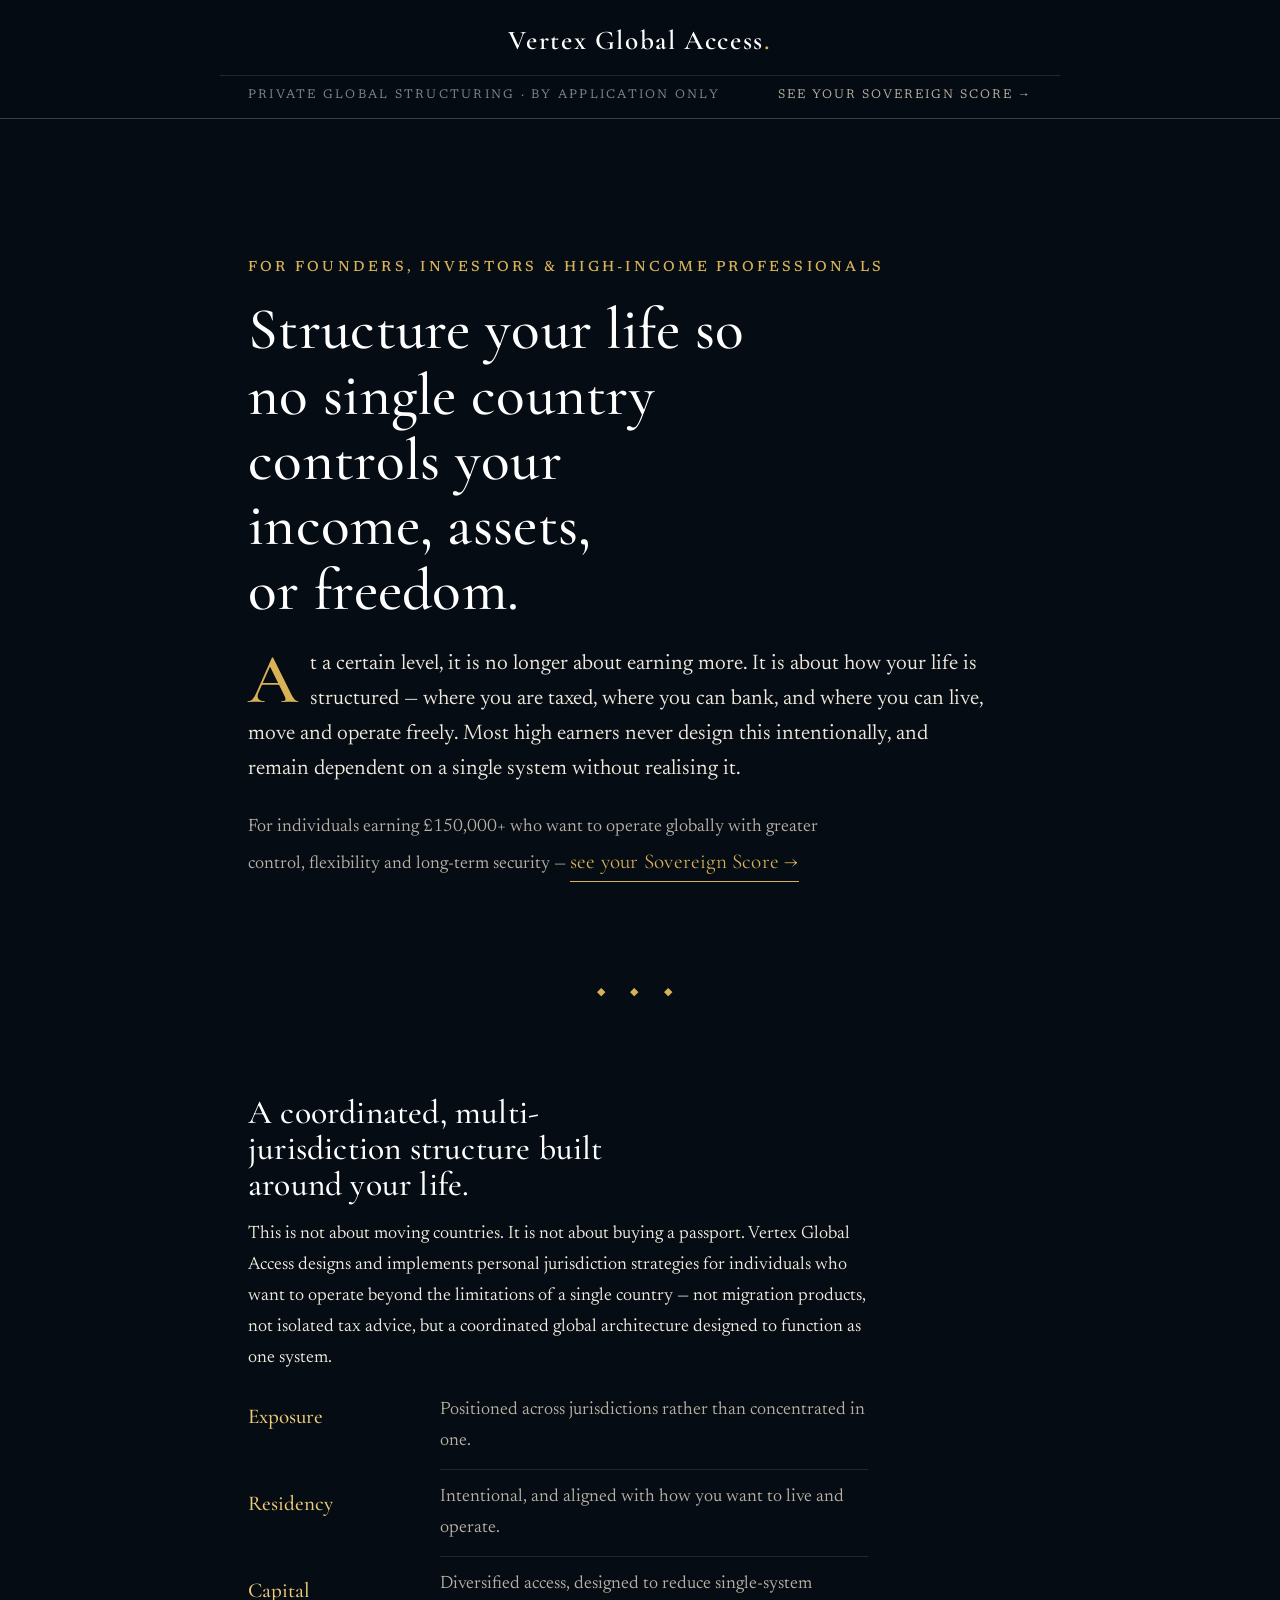
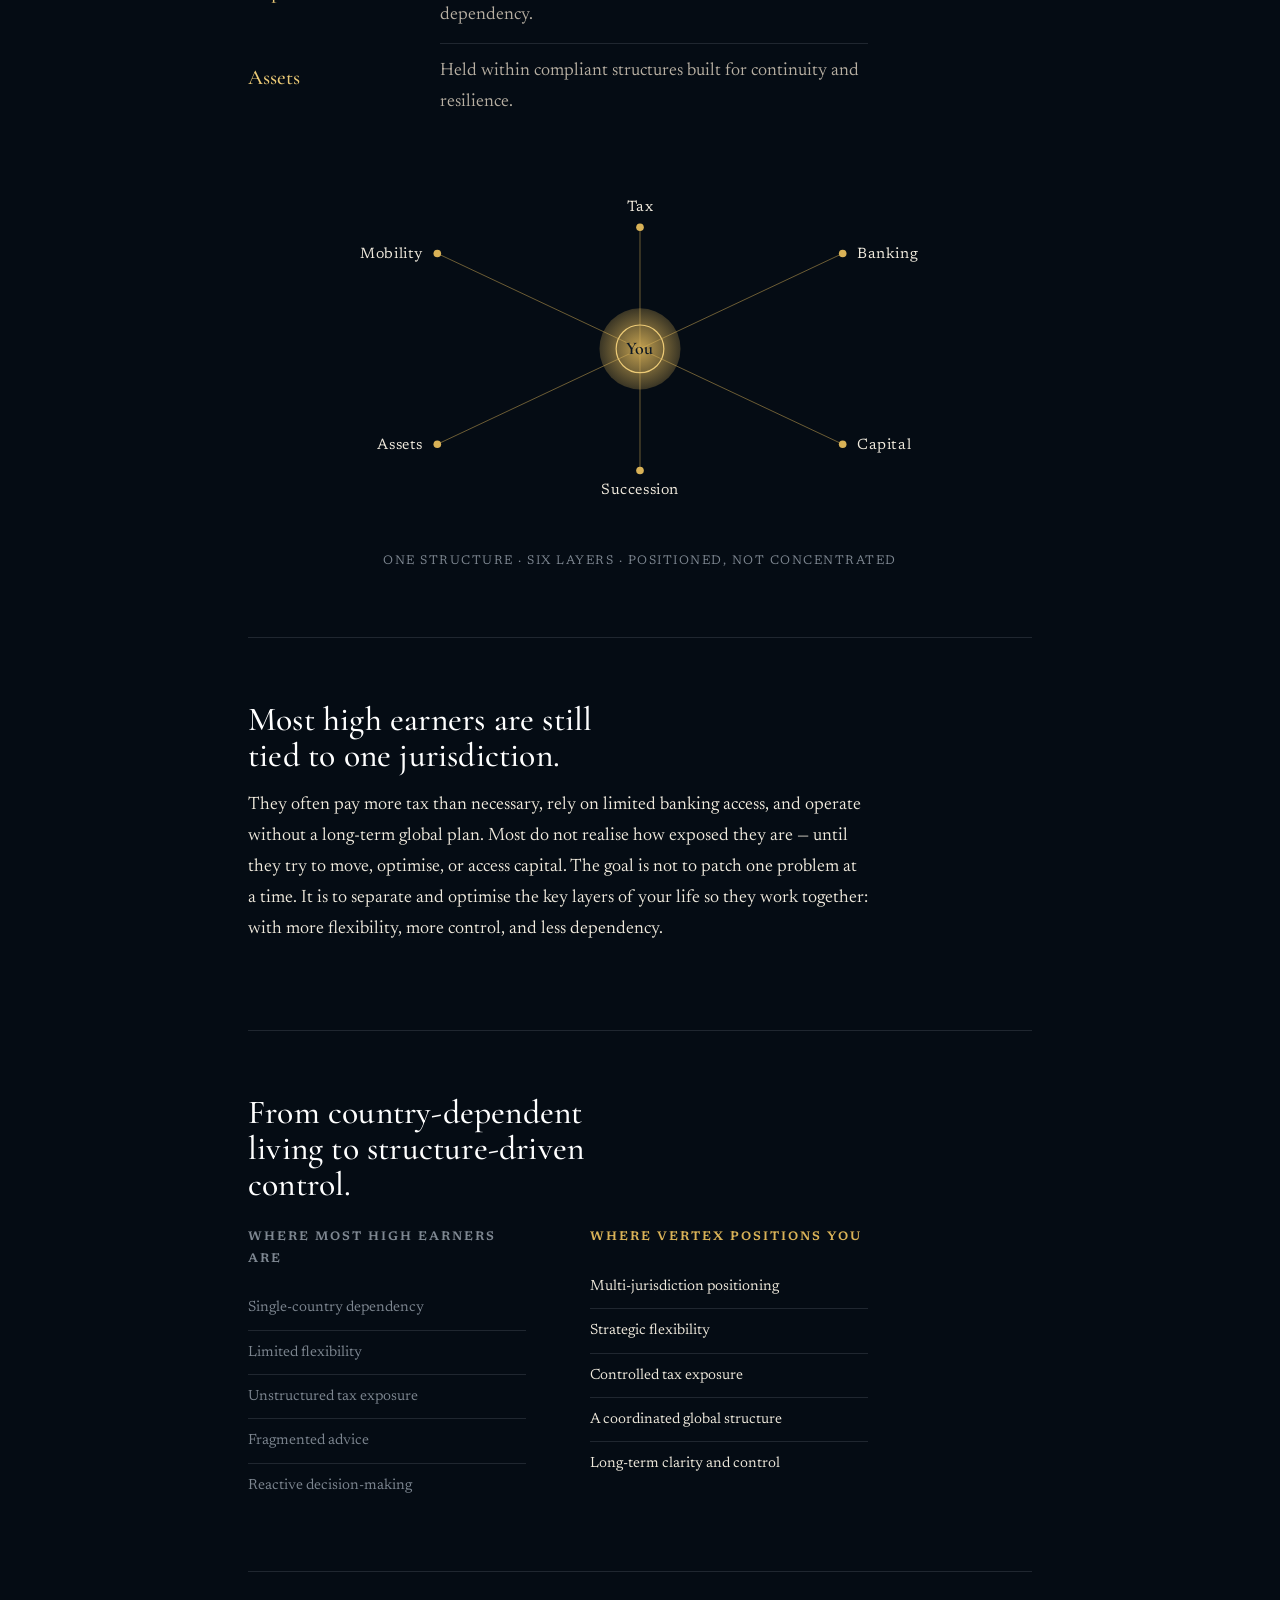
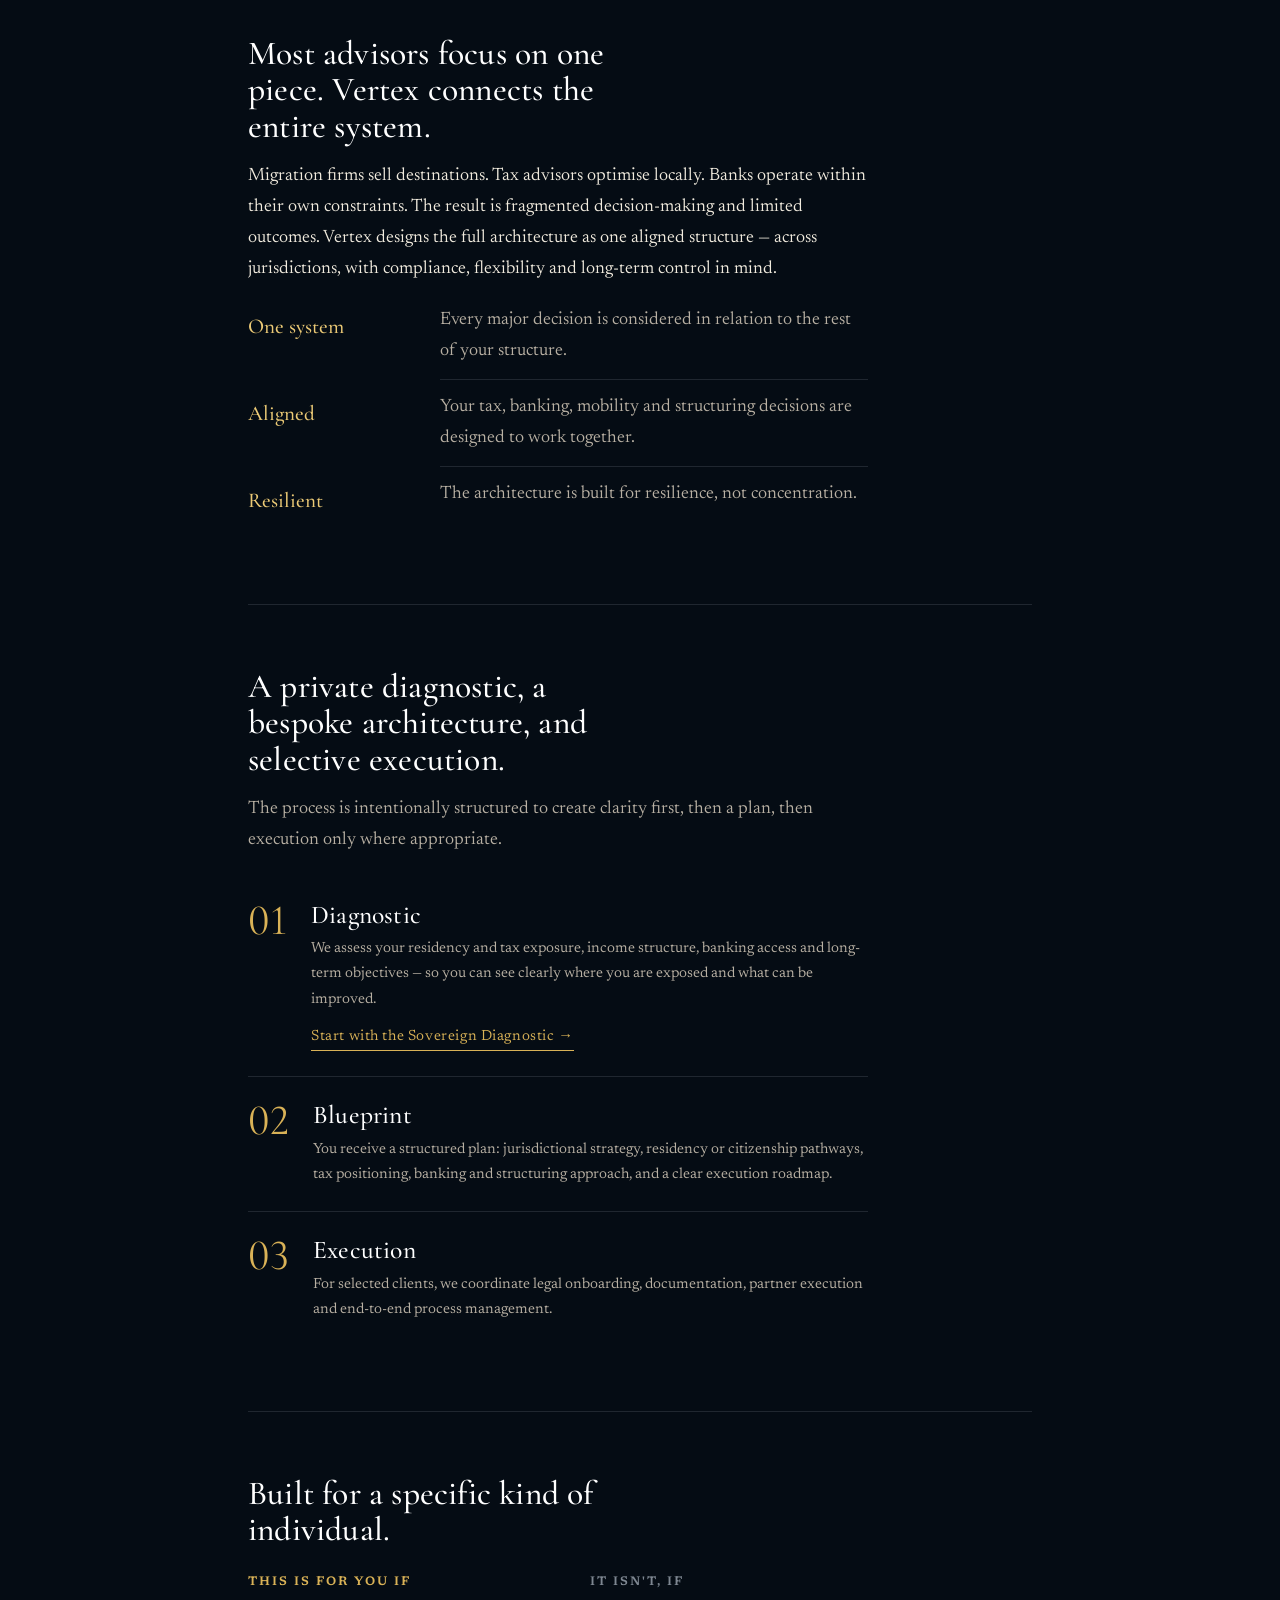
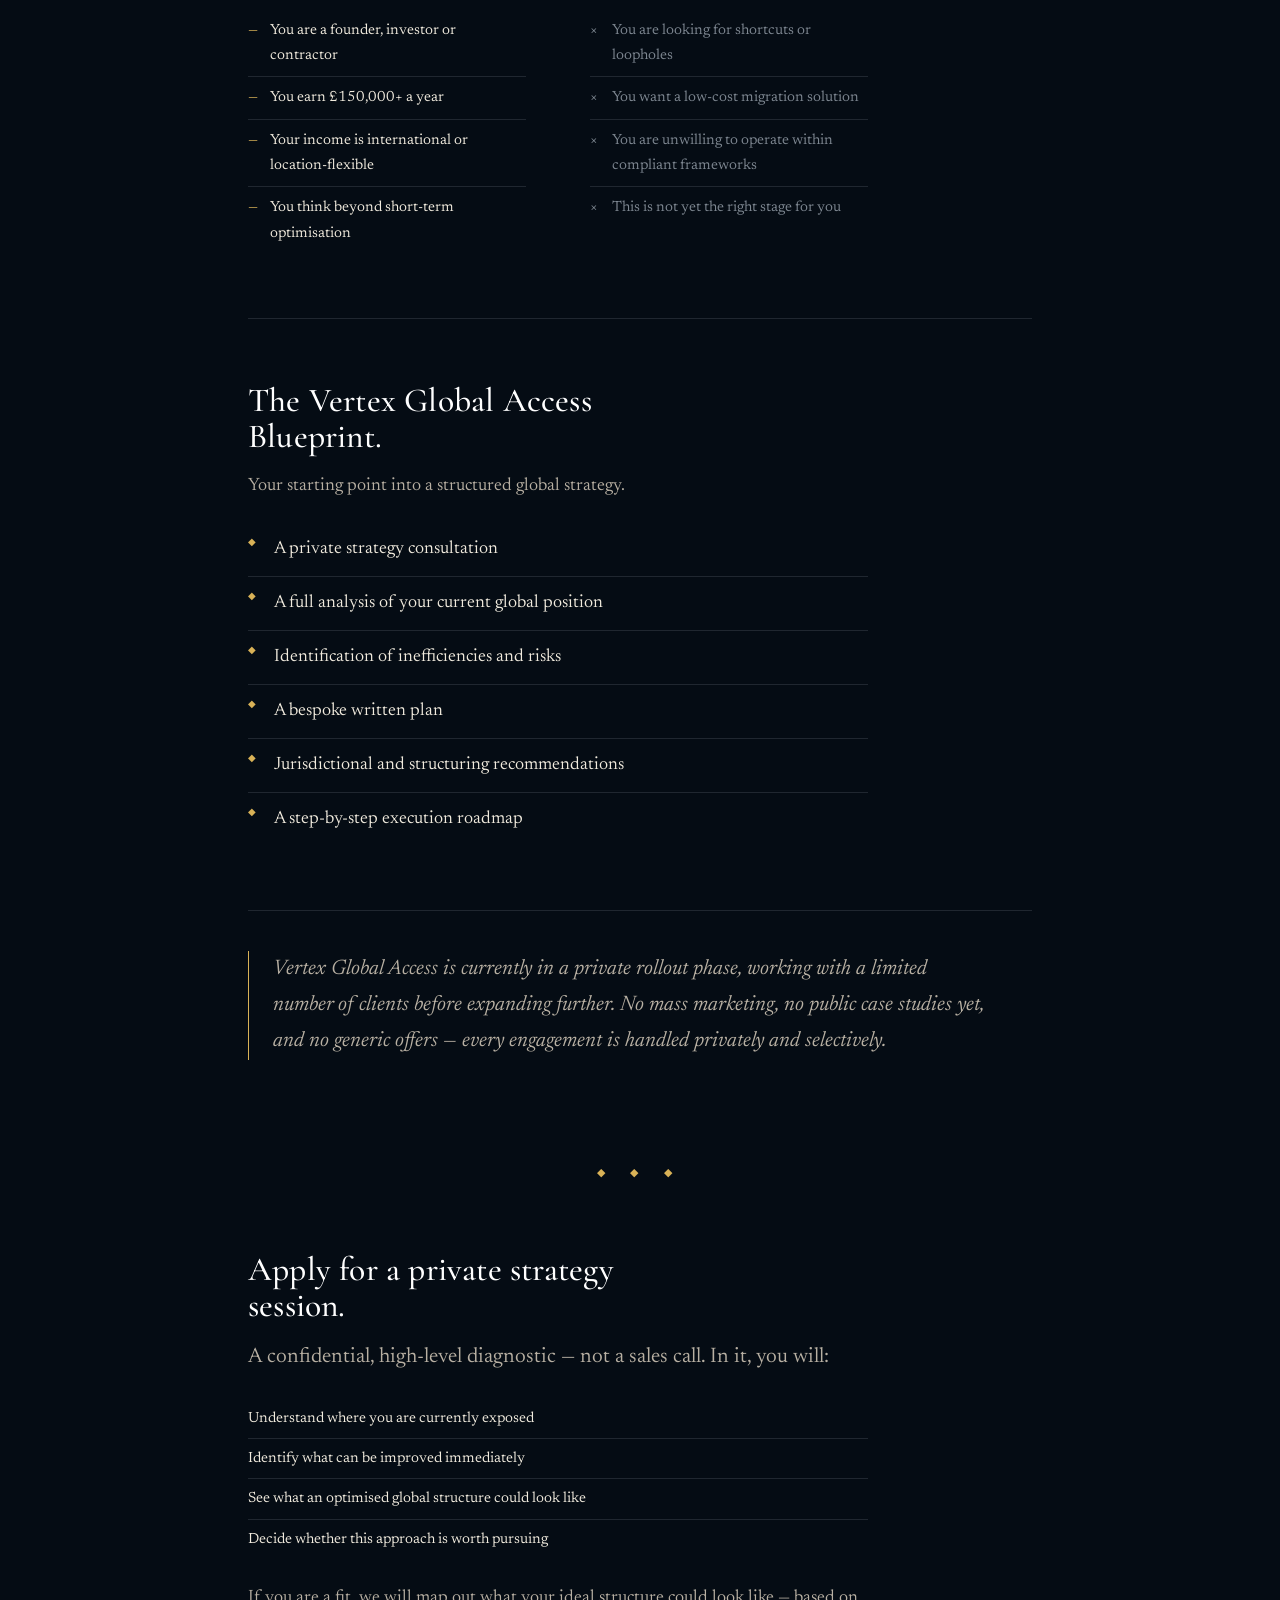
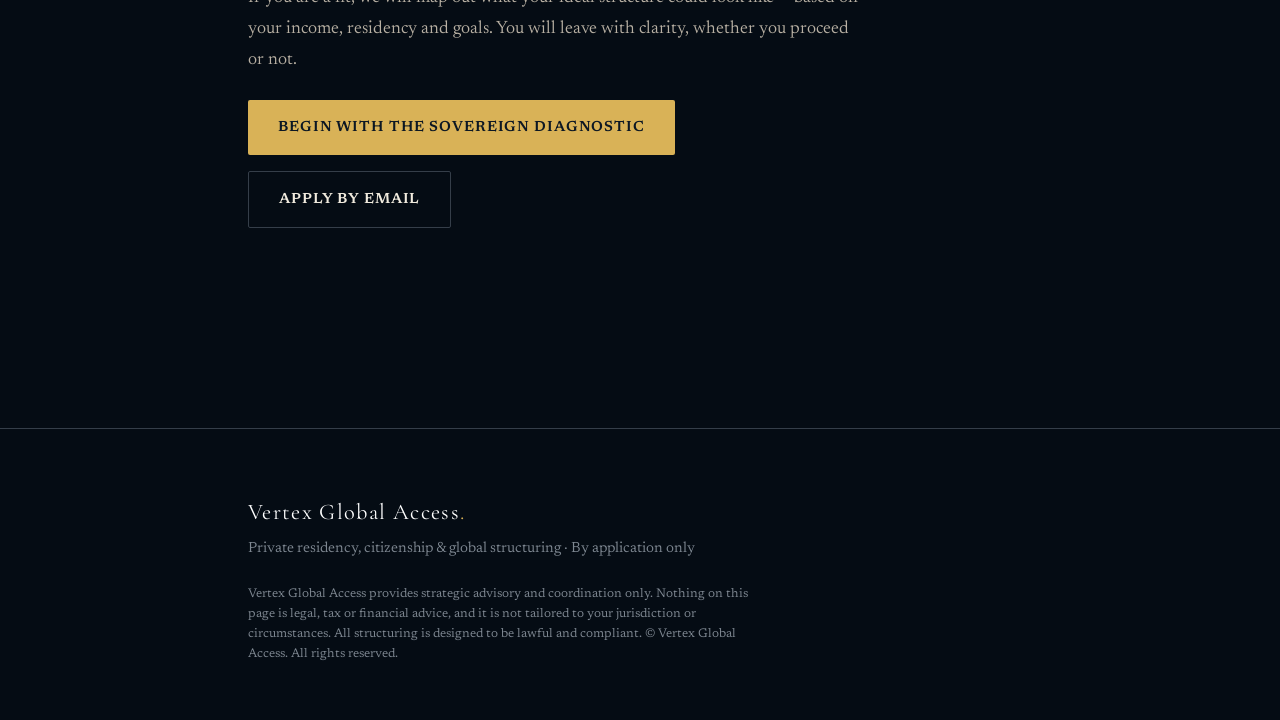
<file: index.html>
<!doctype html>
<html lang="en">
<head>
<meta charset="utf-8">
<meta name="viewport" content="width=device-width, initial-scale=1">
<title>Vertex Global Access — Private Global Structuring</title>
<meta name="description" content="Vertex Global Access designs and implements personal jurisdiction strategies for founders, investors and high-income professionals — so no single country controls your income, assets, or freedom.">
<link rel="preconnect" href="https://fonts.googleapis.com">
<link rel="preconnect" href="https://fonts.gstatic.com" crossorigin>
<link href="https://fonts.googleapis.com/css2?family=Cormorant+Garamond:wght@500;600&family=Newsreader:opsz,wght@6..72,380;6..72,500;6..72,600&display=swap" rel="stylesheet">
<link rel="stylesheet" href="css/styles.css">
</head>
<body>

<!-- N6 · Newspaper masthead -->
<header class="masthead">
  <div class="row1"><span class="wordmark">Vertex Global Access<span class="dot">.</span></span></div>
  <div class="row2">
    <span class="issue">Private Global Structuring · By application only</span>
    <a href="https://jyoti-lsh.github.io/vertex-sovereign-diagnostic/">See your Sovereign Score →</a>
  </div>
</header>

<main class="doc">
  <div class="wrap">

    <!-- Opening -->
    <section class="block tight">
      <p class="kicker">For founders, investors &amp; high-income professionals</p>
      <h1 class="statement">Structure your life so no single country controls your income, assets, or&nbsp;freedom.</h1>
      <p class="opening">At a certain level, it is no longer about earning more. It is about how your life is
        structured — where you are taxed, where you can bank, and where you can live, move and operate
        freely. Most high earners never design this intentionally, and remain dependent on a single system
        without realising it.</p>
      <p class="measure sub" style="color:var(--color-muted);">For individuals earning £150,000+ who want to
        operate globally with greater control, flexibility and long-term security —
        <a class="cta-link" href="https://jyoti-lsh.github.io/vertex-sovereign-diagnostic/">see your Sovereign Score&nbsp;→</a></p>
    </section>

    <div class="ornament">◆ ◆ ◆</div>

    <!-- Approach -->
    <section class="block">
      <h2 class="h-section">A coordinated, multi-jurisdiction structure built around your life.</h2>
      <div class="prose">
        <p>This is not about moving countries. It is not about buying a passport. Vertex Global Access designs
          and implements personal jurisdiction strategies for individuals who want to operate beyond the
          limitations of a single country — not migration products, not isolated tax advice, but a coordinated
          global architecture designed to function as one system.</p>
      </div>
      <dl class="deflist">
        <dt>Exposure</dt><dd>Positioned across jurisdictions rather than concentrated in one.</dd>
        <dt>Residency</dt><dd>Intentional, and aligned with how you want to live and operate.</dd>
        <dt>Capital</dt><dd>Diversified access, designed to reduce single-system dependency.</dd>
        <dt>Assets</dt><dd>Held within compliant structures built for continuity and resilience.</dd>
      </dl>

      <figure class="figure">
        <svg viewBox="0 0 520 300" role="img" aria-label="A single coordinated structure connecting six layers across jurisdictions">
          <defs>
            <radialGradient id="core" cx="50%" cy="50%" r="50%">
              <stop offset="0%" stop-color="oklch(78% 0.118 86)" stop-opacity="0.9"/>
              <stop offset="100%" stop-color="oklch(78% 0.118 86)" stop-opacity="0.25"/>
            </radialGradient>
          </defs>
          <!-- connecting hairlines -->
          <g stroke="oklch(78% 0.118 86)" stroke-width="0.75" stroke-opacity="0.55" fill="none">
            <line x1="260" y1="150" x2="90"  y2="70"/>
            <line x1="260" y1="150" x2="260" y2="48"/>
            <line x1="260" y1="150" x2="430" y2="70"/>
            <line x1="260" y1="150" x2="90"  y2="230"/>
            <line x1="260" y1="150" x2="260" y2="252"/>
            <line x1="260" y1="150" x2="430" y2="230"/>
          </g>
          <!-- outer nodes -->
          <g fill="oklch(94% 0.018 85)" font-family="Newsreader, Georgia, serif" font-size="12.5" letter-spacing="0.5">
            <g text-anchor="end">
              <circle cx="90" cy="70" r="3.2" fill="oklch(78% 0.118 86)"/><text x="78" y="74">Mobility</text>
              <circle cx="90" cy="230" r="3.2" fill="oklch(78% 0.118 86)"/><text x="78" y="234">Assets</text>
            </g>
            <g text-anchor="middle">
              <circle cx="260" cy="48" r="3.2" fill="oklch(78% 0.118 86)"/><text x="260" y="34">Tax</text>
              <circle cx="260" cy="252" r="3.2" fill="oklch(78% 0.118 86)"/><text x="260" y="272">Succession</text>
            </g>
            <g text-anchor="start">
              <circle cx="430" cy="70" r="3.2" fill="oklch(78% 0.118 86)"/><text x="442" y="74">Banking</text>
              <circle cx="430" cy="230" r="3.2" fill="oklch(78% 0.118 86)"/><text x="442" y="234">Capital</text>
            </g>
          </g>
          <!-- core -->
          <circle cx="260" cy="150" r="34" fill="url(#core)"/>
          <circle cx="260" cy="150" r="20" fill="none" stroke="oklch(85% 0.110 88)" stroke-width="1"/>
          <text x="260" y="154" text-anchor="middle" fill="oklch(20% 0.030 255)"
            font-family="Cormorant Garamond, serif" font-weight="600" font-size="15">You</text>
        </svg>
        <figcaption>One structure · six layers · positioned, not concentrated</figcaption>
      </figure>
    </section>

    <!-- Exposure -->
    <section class="block">
      <h2 class="h-section">Most high earners are still tied to one jurisdiction.</h2>
      <div class="prose">
        <p>They often pay more tax than necessary, rely on limited banking access, and operate without a
          long-term global plan. Most do not realise how exposed they are — until they try to move, optimise,
          or access capital. The goal is not to patch one problem at a time. It is to separate and optimise the
          key layers of your life so they work together: with more flexibility, more control, and less
          dependency.</p>
      </div>
    </section>

    <!-- The shift -->
    <section class="block">
      <h2 class="h-section">From country-dependent living to structure-driven control.</h2>
      <div class="shift">
        <div class="col from">
          <h4>Where most high earners are</h4>
          <ul>
            <li>Single-country dependency</li>
            <li>Limited flexibility</li>
            <li>Unstructured tax exposure</li>
            <li>Fragmented advice</li>
            <li>Reactive decision-making</li>
          </ul>
        </div>
        <div class="col to">
          <h4>Where Vertex positions you</h4>
          <ul>
            <li>Multi-jurisdiction positioning</li>
            <li>Strategic flexibility</li>
            <li>Controlled tax exposure</li>
            <li>A coordinated global structure</li>
            <li>Long-term clarity and control</li>
          </ul>
        </div>
      </div>
    </section>

    <!-- Why Vertex -->
    <section class="block">
      <h2 class="h-section">Most advisors focus on one piece. Vertex connects the entire system.</h2>
      <div class="prose">
        <p>Migration firms sell destinations. Tax advisors optimise locally. Banks operate within their own
          constraints. The result is fragmented decision-making and limited outcomes. Vertex designs the full
          architecture as one aligned structure — across jurisdictions, with compliance, flexibility and
          long-term control in mind.</p>
      </div>
      <dl class="deflist">
        <dt>One system</dt><dd>Every major decision is considered in relation to the rest of your structure.</dd>
        <dt>Aligned</dt><dd>Your tax, banking, mobility and structuring decisions are designed to work together.</dd>
        <dt>Resilient</dt><dd>The architecture is built for resilience, not concentration.</dd>
      </dl>
    </section>

    <!-- Process -->
    <section class="block">
      <h2 class="h-section">A private diagnostic, a bespoke architecture, and selective execution.</h2>
      <p class="measure sub" style="color:var(--color-muted);">The process is intentionally structured to
        create clarity first, then a plan, then execution only where appropriate.</p>
      <div class="steps">
        <div class="step">
          <div class="n">01</div>
          <div>
            <h3>Diagnostic</h3>
            <p>We assess your residency and tax exposure, income structure, banking access and long-term
              objectives — so you can see clearly where you are exposed and what can be improved.</p>
            <a class="more" href="https://jyoti-lsh.github.io/vertex-sovereign-diagnostic/">Start with the Sovereign Diagnostic →</a>
          </div>
        </div>
        <div class="step">
          <div class="n">02</div>
          <div>
            <h3>Blueprint</h3>
            <p>You receive a structured plan: jurisdictional strategy, residency or citizenship pathways, tax
              positioning, banking and structuring approach, and a clear execution roadmap.</p>
          </div>
        </div>
        <div class="step">
          <div class="n">03</div>
          <div>
            <h3>Execution</h3>
            <p>For selected clients, we coordinate legal onboarding, documentation, partner execution and
              end-to-end process management.</p>
          </div>
        </div>
      </div>
    </section>

    <!-- Fit -->
    <section class="block">
      <h2 class="h-section">Built for a specific kind of individual.</h2>
      <div class="fit">
        <div class="yes">
          <h4>This is for you if</h4>
          <ul>
            <li>You are a founder, investor or contractor</li>
            <li>You earn £150,000+ a year</li>
            <li>Your income is international or location-flexible</li>
            <li>You think beyond short-term optimisation</li>
          </ul>
        </div>
        <div class="no">
          <h4>It isn't, if</h4>
          <ul>
            <li>You are looking for shortcuts or loopholes</li>
            <li>You want a low-cost migration solution</li>
            <li>You are unwilling to operate within compliant frameworks</li>
            <li>This is not yet the right stage for you</li>
          </ul>
        </div>
      </div>
    </section>

    <!-- Blueprint offer -->
    <section class="block">
      <h2 class="h-section">The Vertex Global Access Blueprint.</h2>
      <div class="blueprint">
        <p class="sub" style="color:var(--color-muted);">Your starting point into a structured global strategy.</p>
        <ul>
          <li>A private strategy consultation</li>
          <li>A full analysis of your current global position</li>
          <li>Identification of inefficiencies and risks</li>
          <li>A bespoke written plan</li>
          <li>Jurisdictional and structuring recommendations</li>
          <li>A step-by-step execution roadmap</li>
        </ul>
      </div>
    </section>

    <!-- Exclusivity -->
    <section class="block tight">
      <p class="exclusivity">Vertex Global Access is currently in a private rollout phase, working with a
        limited number of clients before expanding further. No mass marketing, no public case studies yet,
        and no generic offers — every engagement is handled privately and selectively.</p>
    </section>

    <div class="ornament">◆ ◆ ◆</div>

    <!-- Close -->
    <section class="block tight">
      <h2 class="h-section">Apply for a private strategy session.</h2>
      <div class="close">
        <p class="lede">A confidential, high-level diagnostic — not a sales call. In it, you will:</p>
        <ul class="agenda">
          <li>Understand where you are currently exposed</li>
          <li>Identify what can be improved immediately</li>
          <li>See what an optimised global structure could look like</li>
          <li>Decide whether this approach is worth pursuing</li>
        </ul>
        <p class="sub" style="color:var(--color-muted);">If you are a fit, we will map out what your ideal
          structure could look like — based on your income, residency and goals. You will leave with clarity,
          whether you proceed or not.</p>
        <!-- TODO (Dan): replace the email link with your Calendly / Typeform booking page -->
        <div class="actions">
          <a class="btn" href="https://jyoti-lsh.github.io/vertex-sovereign-diagnostic/">Begin with the Sovereign Diagnostic</a>
          <a class="btn ghost" href="mailto:privateoffice@vertexglobalaccess.com?subject=Private%20Strategy%20Session%20Enquiry">Apply by email</a>
        </div>
      </div>
    </section>

  </div>
</main>

<!-- Ft1 · Mast-headed -->
<footer>
  <div class="fwrap">
    <div class="fmast">Vertex Global Access<span style="color:var(--color-accent);">.</span></div>
    <div class="ftag">Private residency, citizenship &amp; global structuring · By application only</div>
    <p class="fine">Vertex Global Access provides strategic advisory and coordination only. Nothing on this
      page is legal, tax or financial advice, and it is not tailored to your jurisdiction or circumstances.
      All structuring is designed to be lawful and compliant. © Vertex Global Access. All rights reserved.</p>
  </div>
</footer>

</body>
</html>
</file>
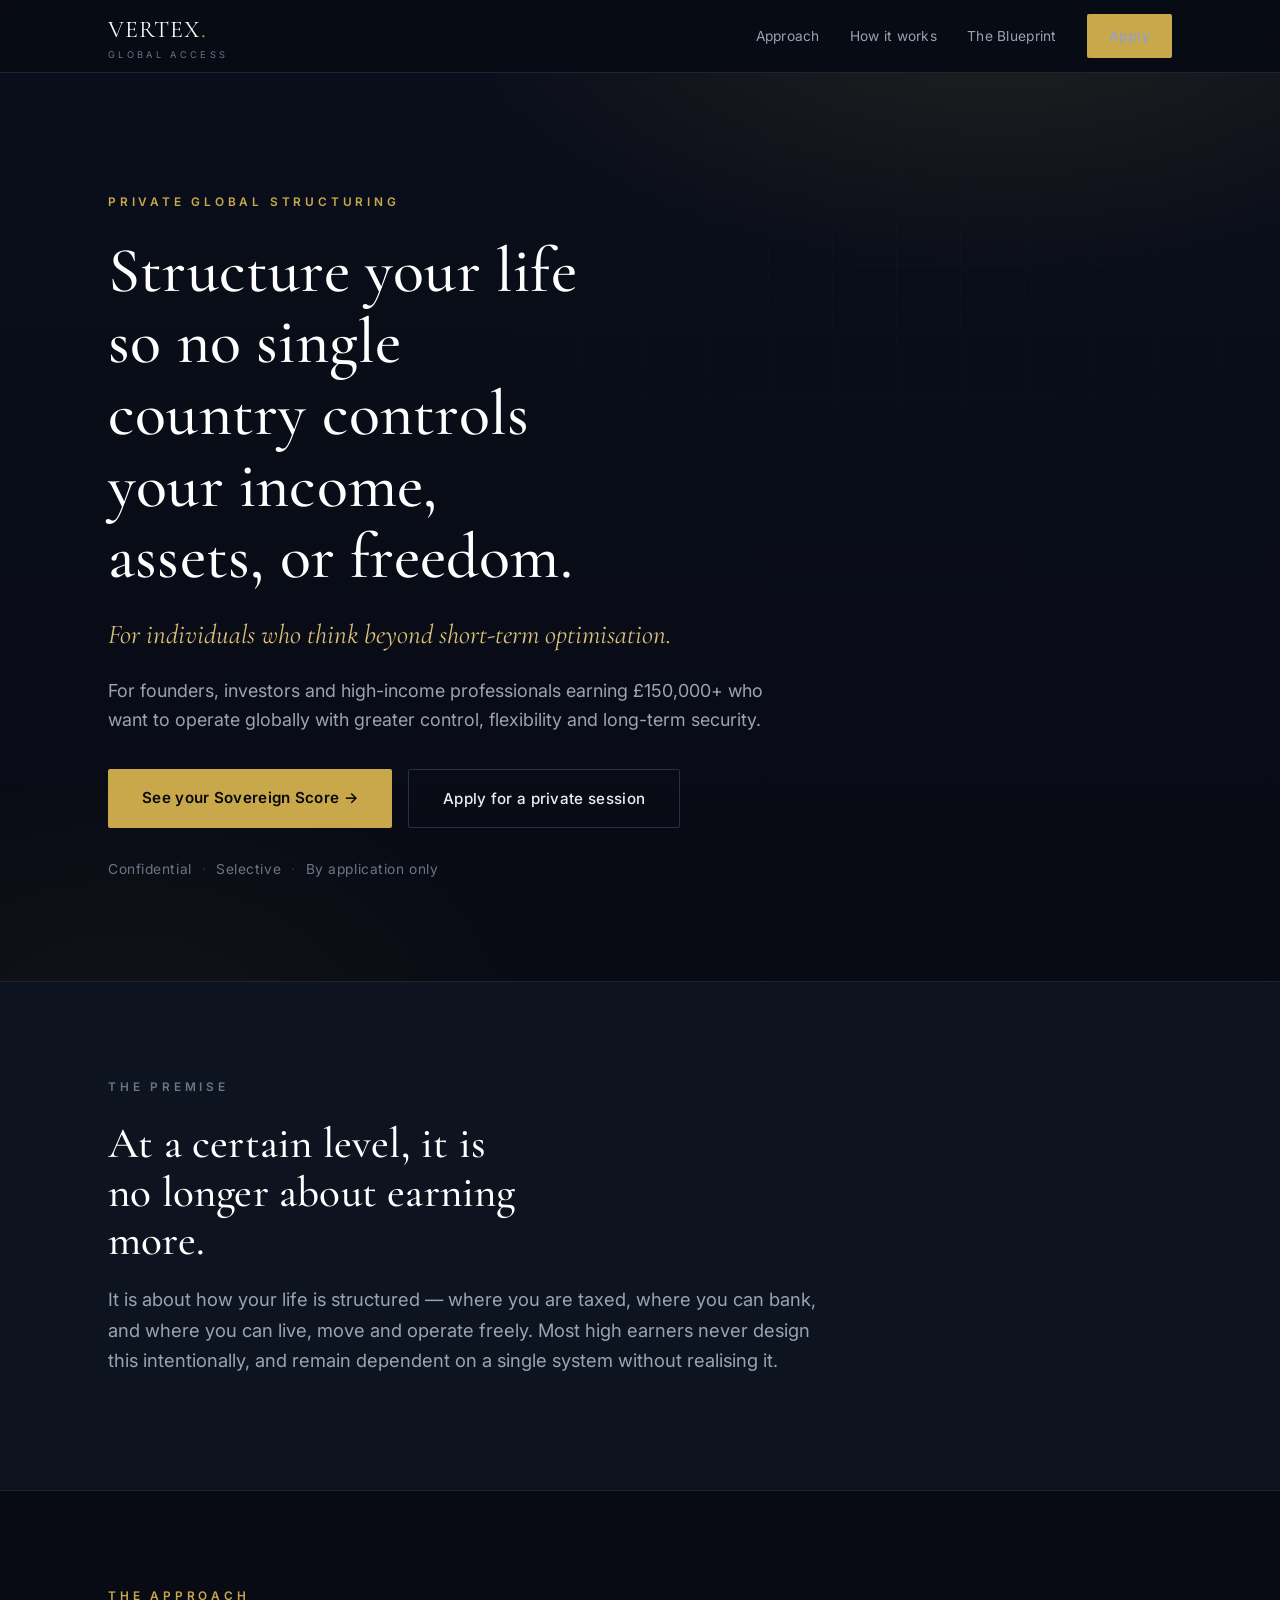
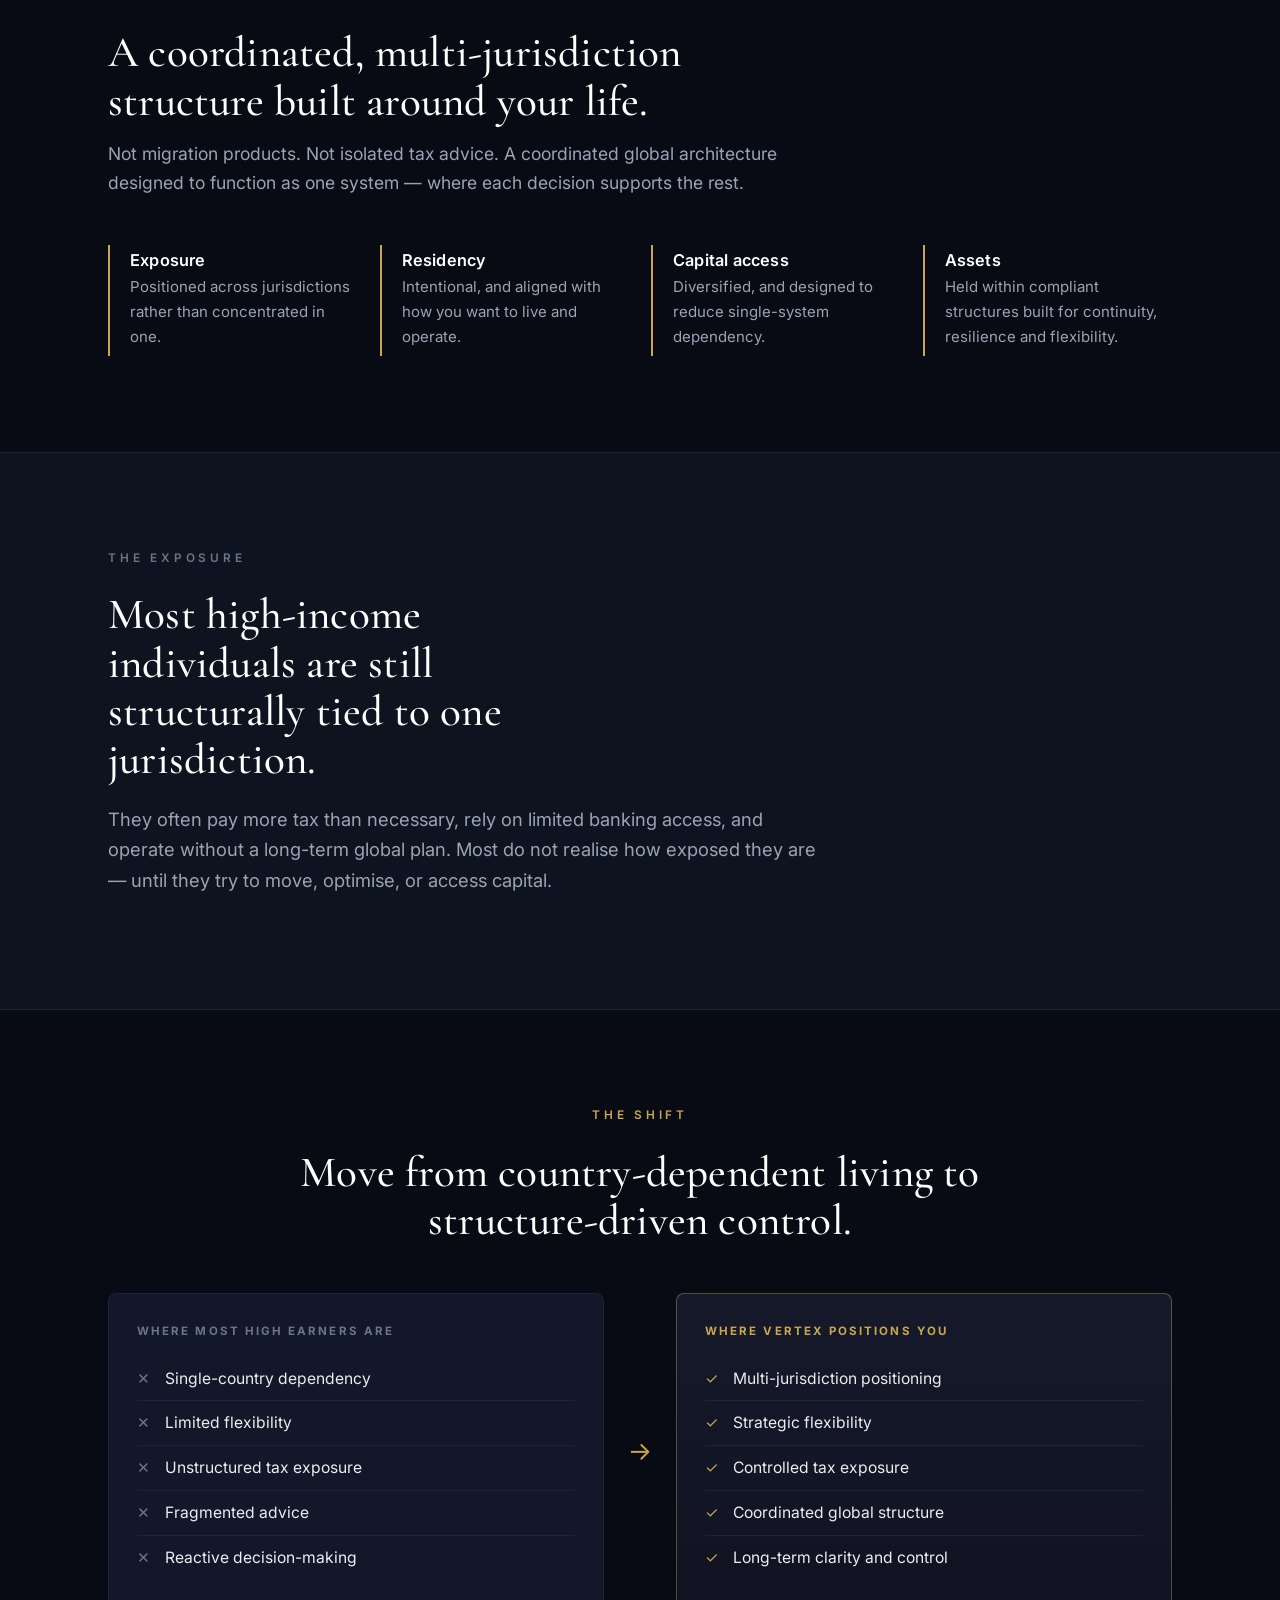
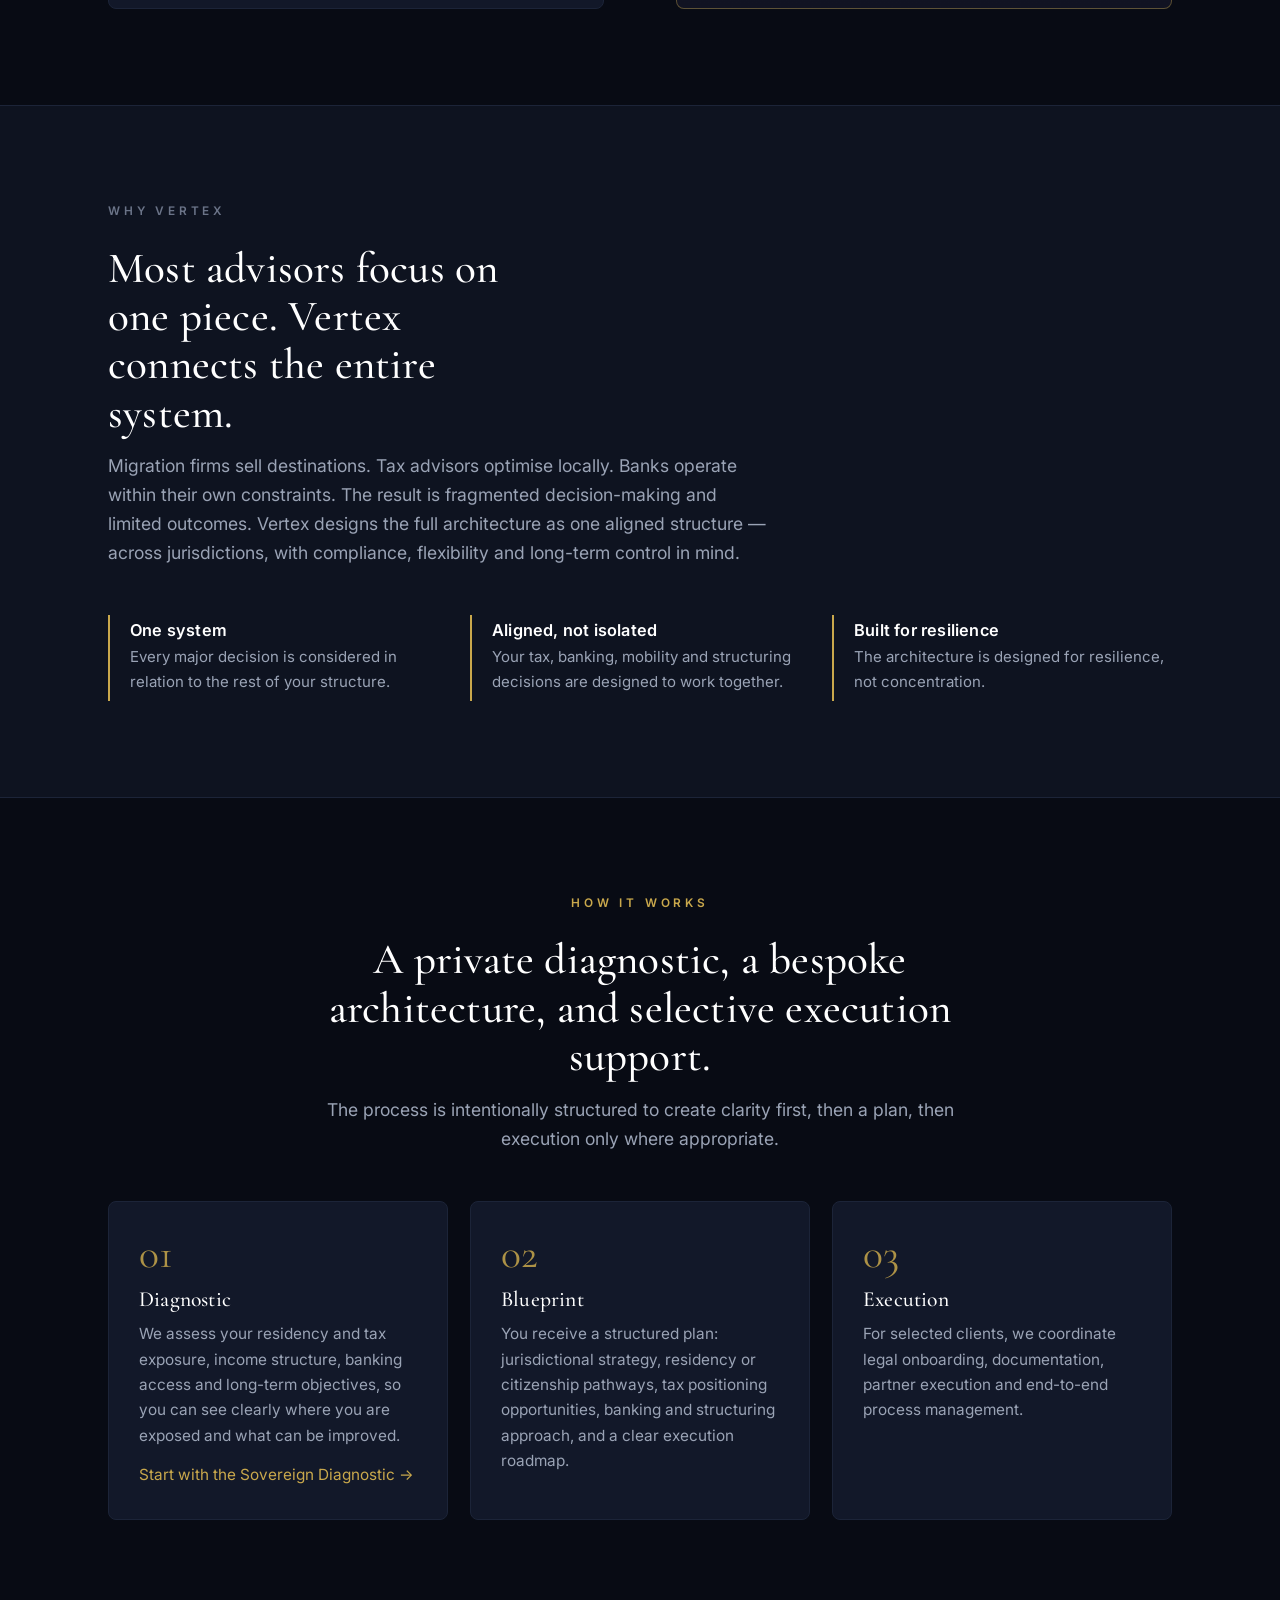
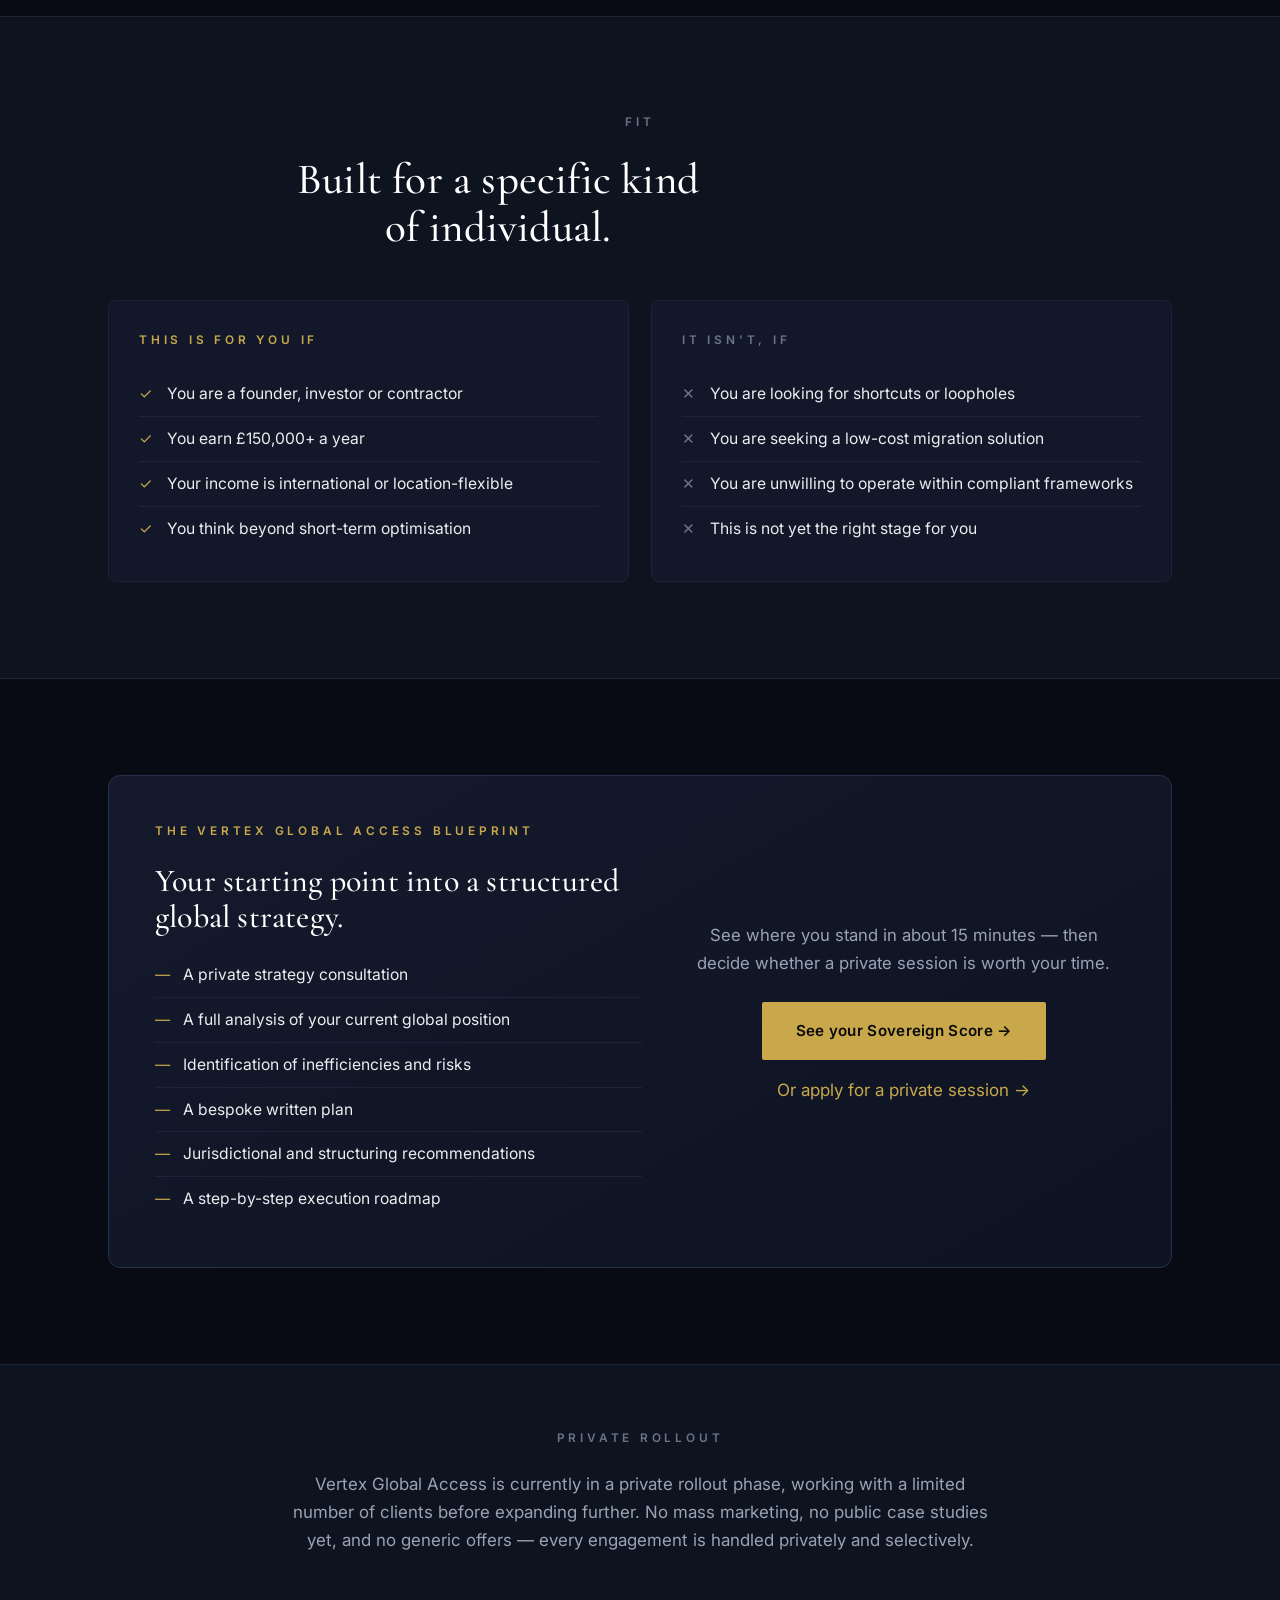
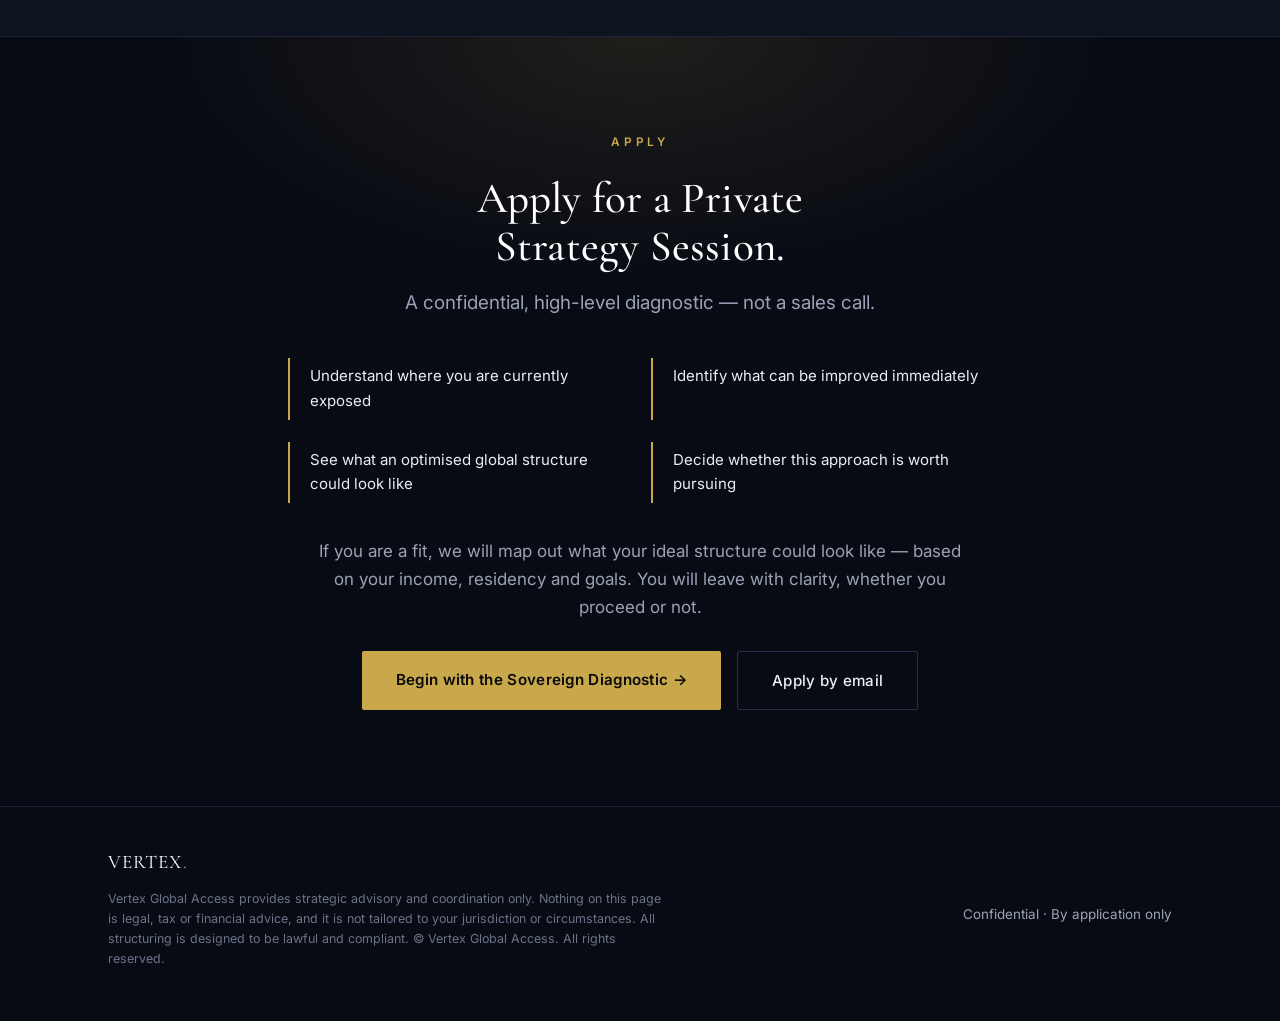
<file: before/index.html>
<!doctype html>
<html lang="en">
<head>
<meta charset="utf-8">
<meta name="viewport" content="width=device-width, initial-scale=1">
<title>Vertex Global Access — Private Global Structuring</title>
<meta name="description" content="Vertex Global Access designs and implements personal jurisdiction strategies for founders, investors and high-income professionals — so no single country controls your income, assets, or freedom.">
<link rel="preconnect" href="https://fonts.googleapis.com">
<link rel="preconnect" href="https://fonts.gstatic.com" crossorigin>
<link href="https://fonts.googleapis.com/css2?family=Cormorant+Garamond:ital,wght@0,500;0,600;1,500&family=Inter:wght@400;500;600&display=swap" rel="stylesheet">
<link rel="stylesheet" href="css/styles.css">
</head>
<body>

<!-- TOP BAR -->
<div class="topbar">
  <div class="wrap">
    <div class="brand">VERTEX<span class="dot">.</span><small>Global Access</small></div>
    <nav class="nav">
      <a href="#approach">Approach</a>
      <a href="#process">How it works</a>
      <a href="#blueprint">The Blueprint</a>
      <a href="#apply" class="btn btn-gold">Apply</a>
    </nav>
  </div>
</div>

<!-- HERO -->
<header class="hero">
  <div class="wrap">
    <div class="eyebrow reveal">Private Global Structuring</div>
    <h1 class="reveal">Structure your life so no single country controls your income, assets, or freedom.</h1>
    <p class="sub reveal">For individuals who think beyond short-term optimisation.</p>
    <p class="intro reveal">For founders, investors and high-income professionals earning £150,000+ who want to
      operate globally with greater control, flexibility and long-term security.</p>
    <div class="btn-row reveal">
      <!-- Primary entry: the Sovereign Diagnostic tool -->
      <a href="https://jyoti-lsh.github.io/vertex-sovereign-diagnostic/" class="btn btn-gold">See your Sovereign Score →</a>
      <a href="#apply" class="btn btn-ghost">Apply for a private session</a>
    </div>
    <div class="meta reveal">
      <span>Confidential</span><span class="dotsep">·</span>
      <span>Selective</span><span class="dotsep">·</span>
      <span>By application only</span>
    </div>
  </div>
</header>

<!-- STATEMENT -->
<section class="section statement">
  <div class="wrap">
    <div class="eyebrow dim reveal">The premise</div>
    <h2 class="reveal">At a certain level, it is no longer about earning more.</h2>
    <p class="reveal" style="margin-top:20px;">It is about how your life is structured — where you are taxed,
      where you can bank, and where you can live, move and operate freely. Most high earners never design this
      intentionally, and remain dependent on a single system without realising it.</p>
  </div>
</section>

<!-- APPROACH / PILLARS -->
<section class="section" id="approach">
  <div class="wrap">
    <div class="sec-head reveal">
      <div class="eyebrow">The approach</div>
      <h2>A coordinated, multi-jurisdiction structure built around your life.</h2>
      <p>Not migration products. Not isolated tax advice. A coordinated global architecture designed to
        function as one system — where each decision supports the rest.</p>
    </div>
    <div class="grid g4">
      <div class="pillar reveal"><h3>Exposure</h3><p>Positioned across jurisdictions rather than concentrated in one.</p></div>
      <div class="pillar reveal"><h3>Residency</h3><p>Intentional, and aligned with how you want to live and operate.</p></div>
      <div class="pillar reveal"><h3>Capital access</h3><p>Diversified, and designed to reduce single-system dependency.</p></div>
      <div class="pillar reveal"><h3>Assets</h3><p>Held within compliant structures built for continuity, resilience and flexibility.</p></div>
    </div>
  </div>
</section>

<!-- PROBLEM -->
<section class="section statement">
  <div class="wrap">
    <div class="eyebrow dim reveal">The exposure</div>
    <h2 class="reveal">Most high-income individuals are still structurally tied to one jurisdiction.</h2>
    <p class="reveal" style="margin-top:20px;">They often pay more tax than necessary, rely on limited banking
      access, and operate without a long-term global plan. Most do not realise how exposed they are — until they
      try to move, optimise, or access capital.</p>
  </div>
</section>

<!-- FROM -> TO -->
<section class="section">
  <div class="wrap">
    <div class="sec-head center reveal">
      <div class="eyebrow">The shift</div>
      <h2>Move from country-dependent living to structure-driven control.</h2>
    </div>
    <div class="compare reveal">
      <div class="col from">
        <h4>Where most high earners are</h4>
        <ul class="ticks no">
          <li>Single-country dependency</li>
          <li>Limited flexibility</li>
          <li>Unstructured tax exposure</li>
          <li>Fragmented advice</li>
          <li>Reactive decision-making</li>
        </ul>
      </div>
      <div class="arrow">→</div>
      <div class="col to">
        <h4>Where Vertex positions you</h4>
        <ul class="ticks yes">
          <li>Multi-jurisdiction positioning</li>
          <li>Strategic flexibility</li>
          <li>Controlled tax exposure</li>
          <li>Coordinated global structure</li>
          <li>Long-term clarity and control</li>
        </ul>
      </div>
    </div>
  </div>
</section>

<!-- DIFFERENTIATION -->
<section class="section statement">
  <div class="wrap">
    <div class="sec-head reveal">
      <div class="eyebrow dim">Why Vertex</div>
      <h2>Most advisors focus on one piece. Vertex connects the entire system.</h2>
      <p>Migration firms sell destinations. Tax advisors optimise locally. Banks operate within their own
        constraints. The result is fragmented decision-making and limited outcomes. Vertex designs the full
        architecture as one aligned structure — across jurisdictions, with compliance, flexibility and
        long-term control in mind.</p>
    </div>
    <div class="grid g3">
      <div class="pillar reveal"><h3>One system</h3><p>Every major decision is considered in relation to the rest of your structure.</p></div>
      <div class="pillar reveal"><h3>Aligned, not isolated</h3><p>Your tax, banking, mobility and structuring decisions are designed to work together.</p></div>
      <div class="pillar reveal"><h3>Built for resilience</h3><p>The architecture is designed for resilience, not concentration.</p></div>
    </div>
  </div>
</section>

<!-- PROCESS -->
<section class="section" id="process">
  <div class="wrap">
    <div class="sec-head center reveal">
      <div class="eyebrow">How it works</div>
      <h2>A private diagnostic, a bespoke architecture, and selective execution support.</h2>
      <p>The process is intentionally structured to create clarity first, then a plan, then execution only where appropriate.</p>
    </div>
    <div class="grid g3">
      <div class="step reveal">
        <div class="step-n">01</div>
        <h3>Diagnostic</h3>
        <p>We assess your residency and tax exposure, income structure, banking access and long-term objectives,
          so you can see clearly where you are exposed and what can be improved.</p>
        <p style="margin-top:14px;"><a href="https://jyoti-lsh.github.io/vertex-sovereign-diagnostic/">Start with the Sovereign Diagnostic →</a></p>
      </div>
      <div class="step reveal">
        <div class="step-n">02</div>
        <h3>Blueprint</h3>
        <p>You receive a structured plan: jurisdictional strategy, residency or citizenship pathways, tax
          positioning opportunities, banking and structuring approach, and a clear execution roadmap.</p>
      </div>
      <div class="step reveal">
        <div class="step-n">03</div>
        <h3>Execution</h3>
        <p>For selected clients, we coordinate legal onboarding, documentation, partner execution and
          end-to-end process management.</p>
      </div>
    </div>
  </div>
</section>

<!-- WHO IT'S FOR -->
<section class="section statement">
  <div class="wrap">
    <div class="sec-head center reveal">
      <div class="eyebrow dim">Fit</div>
      <h2>Built for a specific kind of individual.</h2>
    </div>
    <div class="grid g2">
      <div class="card reveal">
        <div class="eyebrow">This is for you if</div>
        <ul class="ticks yes" style="margin-top:10px;">
          <li>You are a founder, investor or contractor</li>
          <li>You earn £150,000+ a year</li>
          <li>Your income is international or location-flexible</li>
          <li>You think beyond short-term optimisation</li>
        </ul>
      </div>
      <div class="card reveal">
        <div class="eyebrow dim">It isn't, if</div>
        <ul class="ticks no" style="margin-top:10px;">
          <li>You are looking for shortcuts or loopholes</li>
          <li>You are seeking a low-cost migration solution</li>
          <li>You are unwilling to operate within compliant frameworks</li>
          <li>This is not yet the right stage for you</li>
        </ul>
      </div>
    </div>
  </div>
</section>

<!-- BLUEPRINT OFFER -->
<section class="section" id="blueprint">
  <div class="wrap">
    <div class="offer reveal">
      <div>
        <div class="eyebrow">The Vertex Global Access Blueprint</div>
        <h2 style="font-size:2rem;">Your starting point into a structured global strategy.</h2>
        <ul class="ticks plain" style="margin-top:18px;">
          <li>A private strategy consultation</li>
          <li>A full analysis of your current global position</li>
          <li>Identification of inefficiencies and risks</li>
          <li>A bespoke written plan</li>
          <li>Jurisdictional and structuring recommendations</li>
          <li>A step-by-step execution roadmap</li>
        </ul>
      </div>
      <div class="center">
        <p class="muted" style="font-size:1.05rem;">See where you stand in about 15 minutes — then decide whether a private session is worth your time.</p>
        <a href="https://jyoti-lsh.github.io/vertex-sovereign-diagnostic/" class="btn btn-gold" style="margin-top:8px;">See your Sovereign Score →</a>
        <p style="margin-top:16px;"><a href="#apply">Or apply for a private session →</a></p>
      </div>
    </div>
  </div>
</section>

<!-- EXCLUSIVITY -->
<section class="section tight band">
  <div class="wrap">
    <div class="eyebrow dim reveal" style="text-align:center;">Private rollout</div>
    <p class="reveal">Vertex Global Access is currently in a private rollout phase, working with a limited number
      of clients before expanding further. No mass marketing, no public case studies yet, and no generic offers —
      every engagement is handled privately and selectively.</p>
  </div>
</section>

<!-- FINAL CTA -->
<section class="section cta" id="apply">
  <div class="wrap narrow">
    <div class="eyebrow reveal">Apply</div>
    <h2 class="reveal">Apply for a Private Strategy Session.</h2>
    <p class="lead reveal" style="margin-top:16px;">A confidential, high-level diagnostic — not a sales call.</p>
    <div class="grid g2 reveal">
      <div class="pillar"><p style="color:var(--text);margin:0;">Understand where you are currently exposed</p></div>
      <div class="pillar"><p style="color:var(--text);margin:0;">Identify what can be improved immediately</p></div>
      <div class="pillar"><p style="color:var(--text);margin:0;">See what an optimised global structure could look like</p></div>
      <div class="pillar"><p style="color:var(--text);margin:0;">Decide whether this approach is worth pursuing</p></div>
    </div>
    <p class="muted reveal" style="max-width:60ch;margin:0 auto 30px;">If you are a fit, we will map out what your
      ideal structure could look like — based on your income, residency and goals. You will leave with clarity,
      whether you proceed or not.</p>
    <!-- TODO (Dan): replace this link with your Calendly / Typeform / booking page -->
    <div class="btn-row center reveal">
      <a href="https://jyoti-lsh.github.io/vertex-sovereign-diagnostic/" class="btn btn-gold">Begin with the Sovereign Diagnostic →</a>
      <a href="mailto:privateoffice@vertexglobalaccess.com?subject=Private%20Strategy%20Session%20Enquiry" class="btn btn-ghost">Apply by email</a>
    </div>
  </div>
</section>

<!-- FOOTER -->
<footer>
  <div class="wrap">
    <div>
      <div class="brand" style="font-size:1.2rem;">VERTEX<span class="dot">.</span></div>
      <p class="fineprint">Vertex Global Access provides strategic advisory and coordination only. Nothing on this
        page is legal, tax or financial advice, and it is not tailored to your jurisdiction or circumstances.
        All structuring is designed to be lawful and compliant. © Vertex Global Access. All rights reserved.</p>
    </div>
    <div class="muted small">Confidential · By application only</div>
  </div>
</footer>

<script>
  // Reveal-on-scroll
  (function () {
    var els = document.querySelectorAll('.reveal');
    if (!('IntersectionObserver' in window)) { els.forEach(function (e) { e.classList.add('in'); }); return; }
    var io = new IntersectionObserver(function (entries) {
      entries.forEach(function (en) { if (en.isIntersecting) { en.target.classList.add('in'); io.unobserve(en.target); } });
    }, { threshold: 0.12 });
    els.forEach(function (e) { io.observe(e); });
  })();
</script>

</body>
</html>
</file>
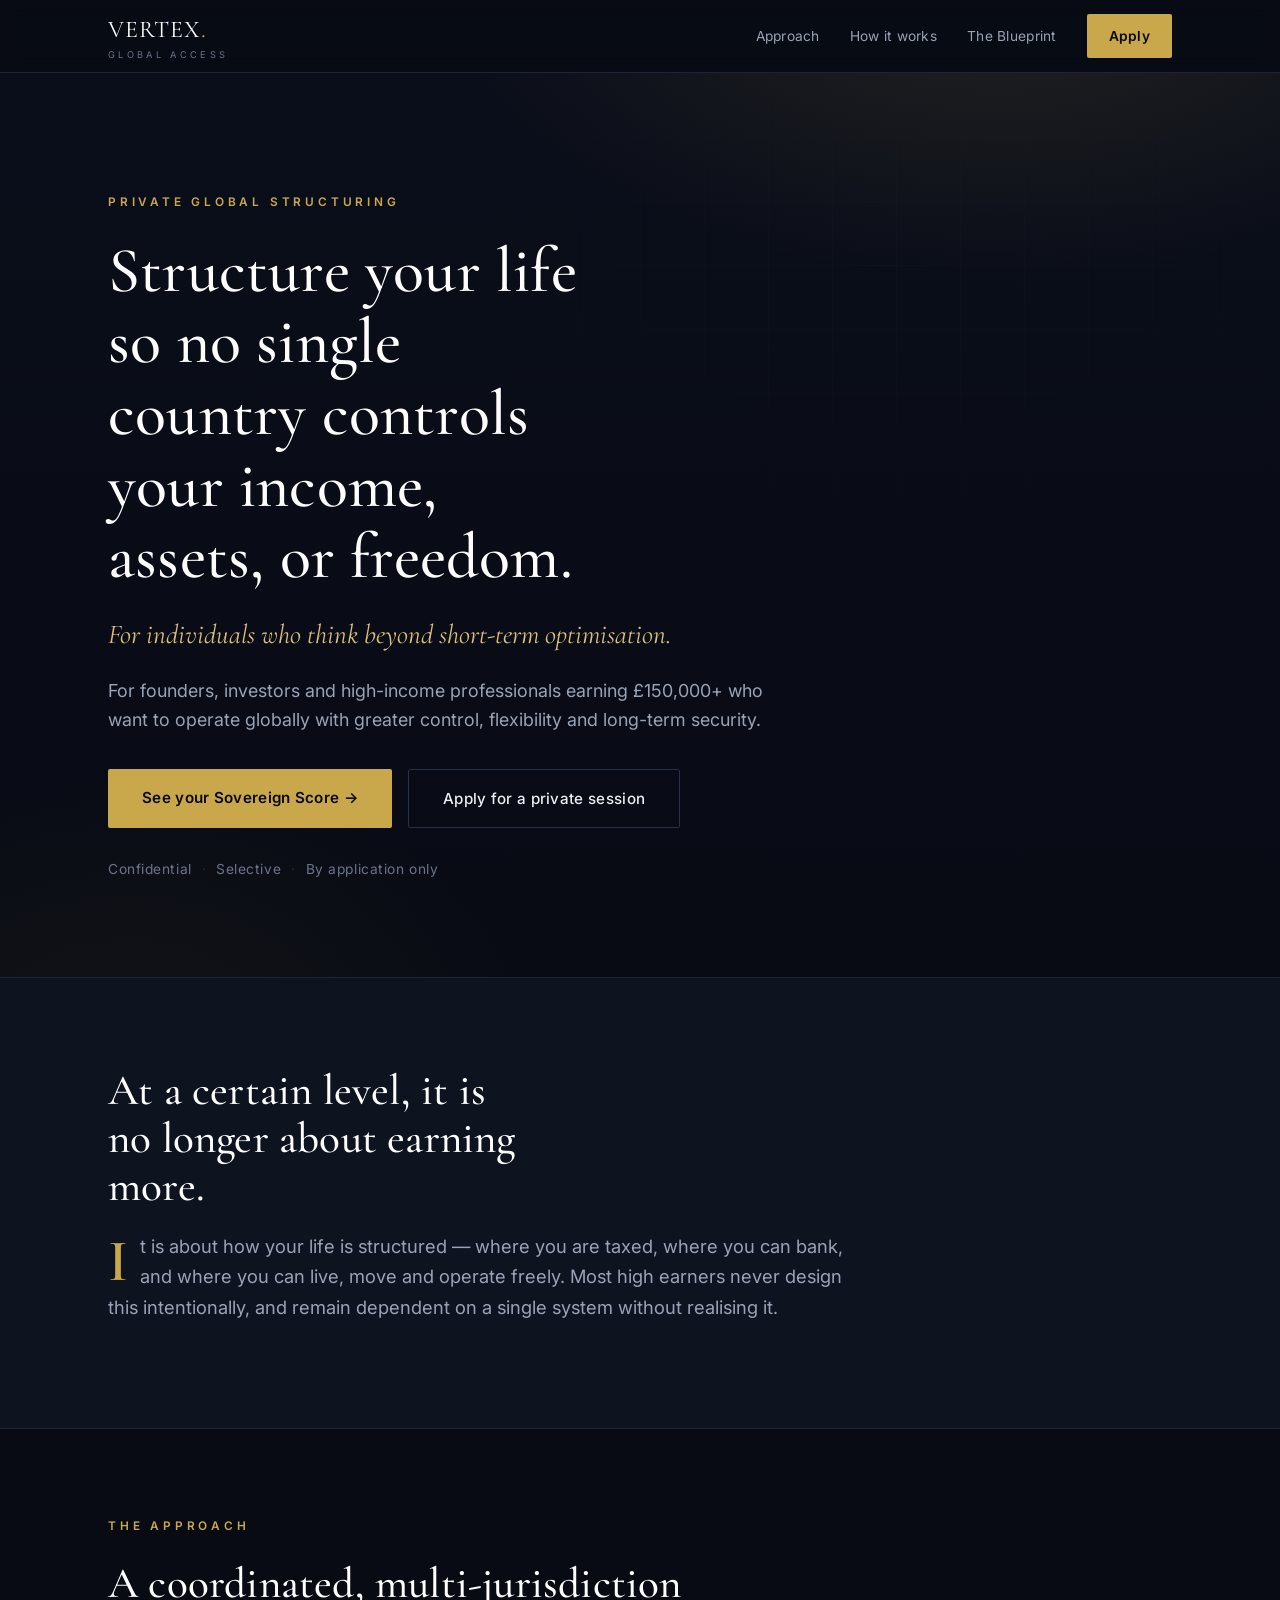
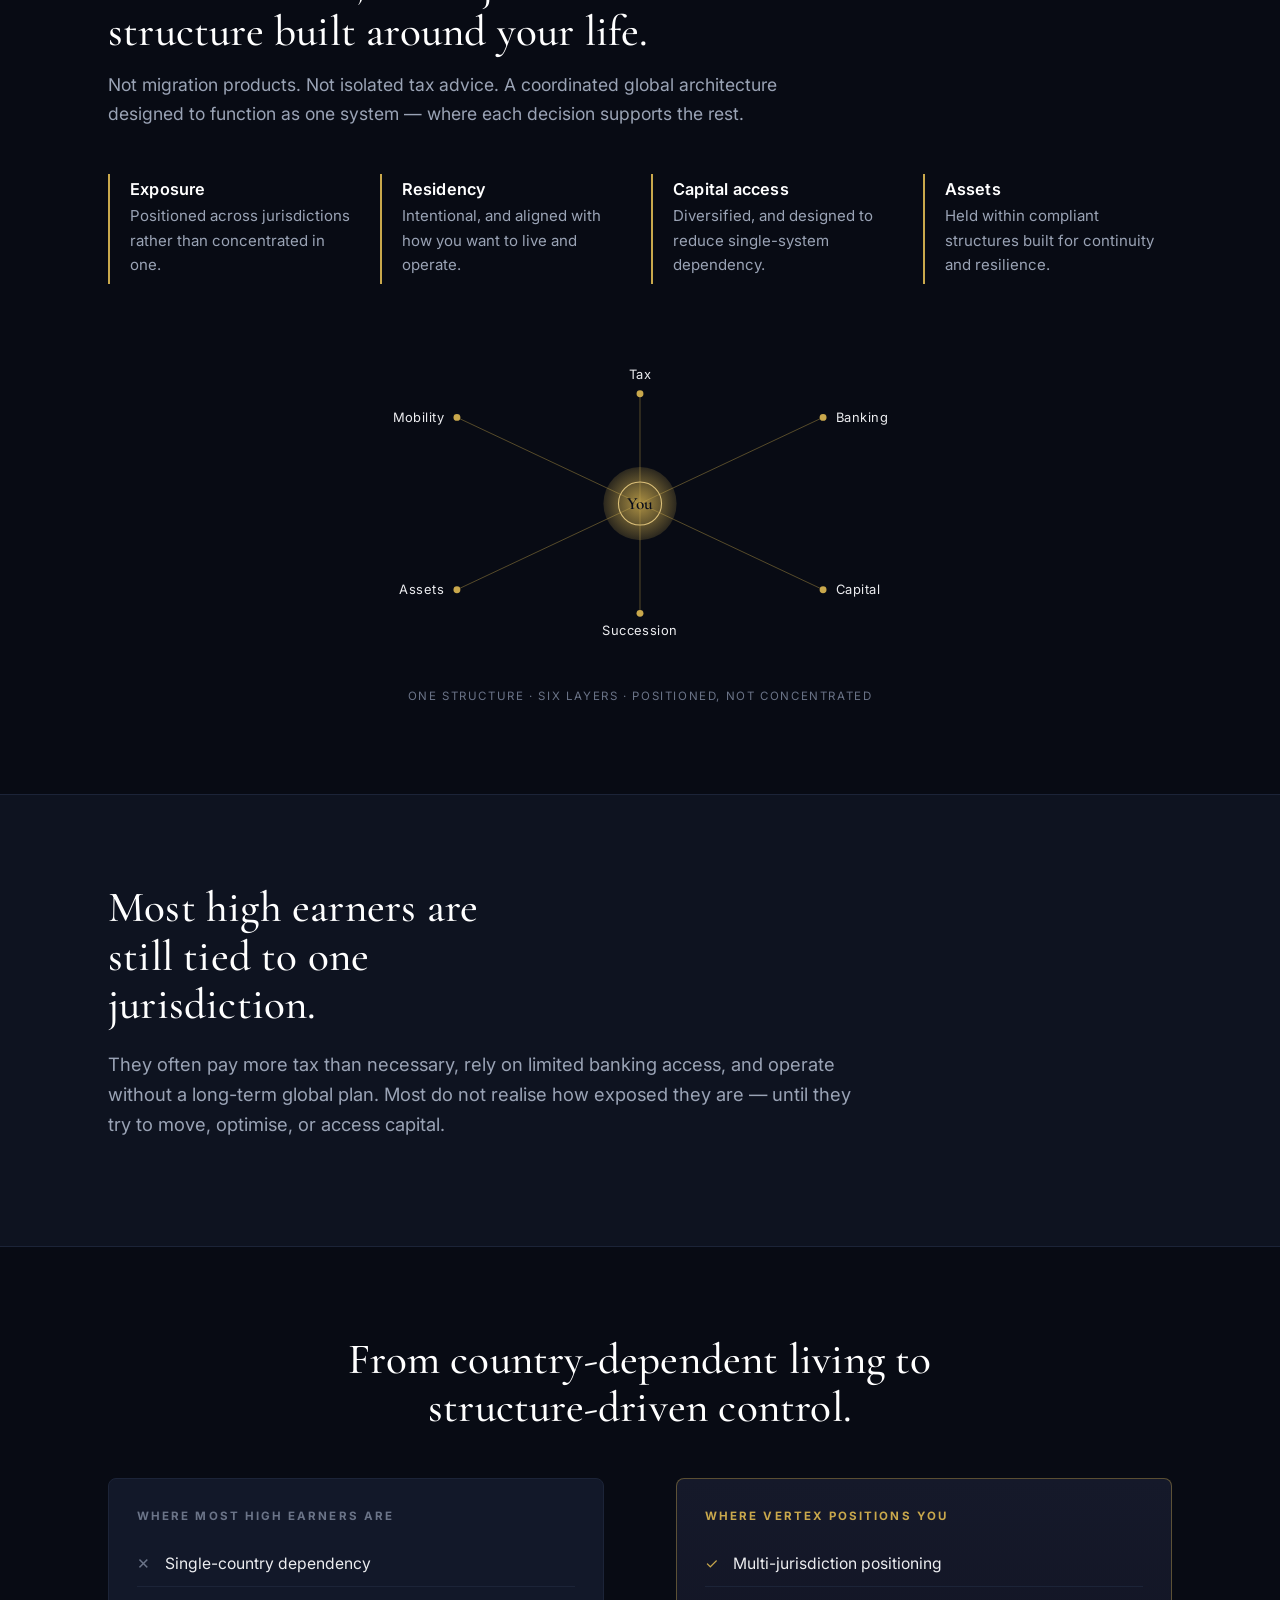
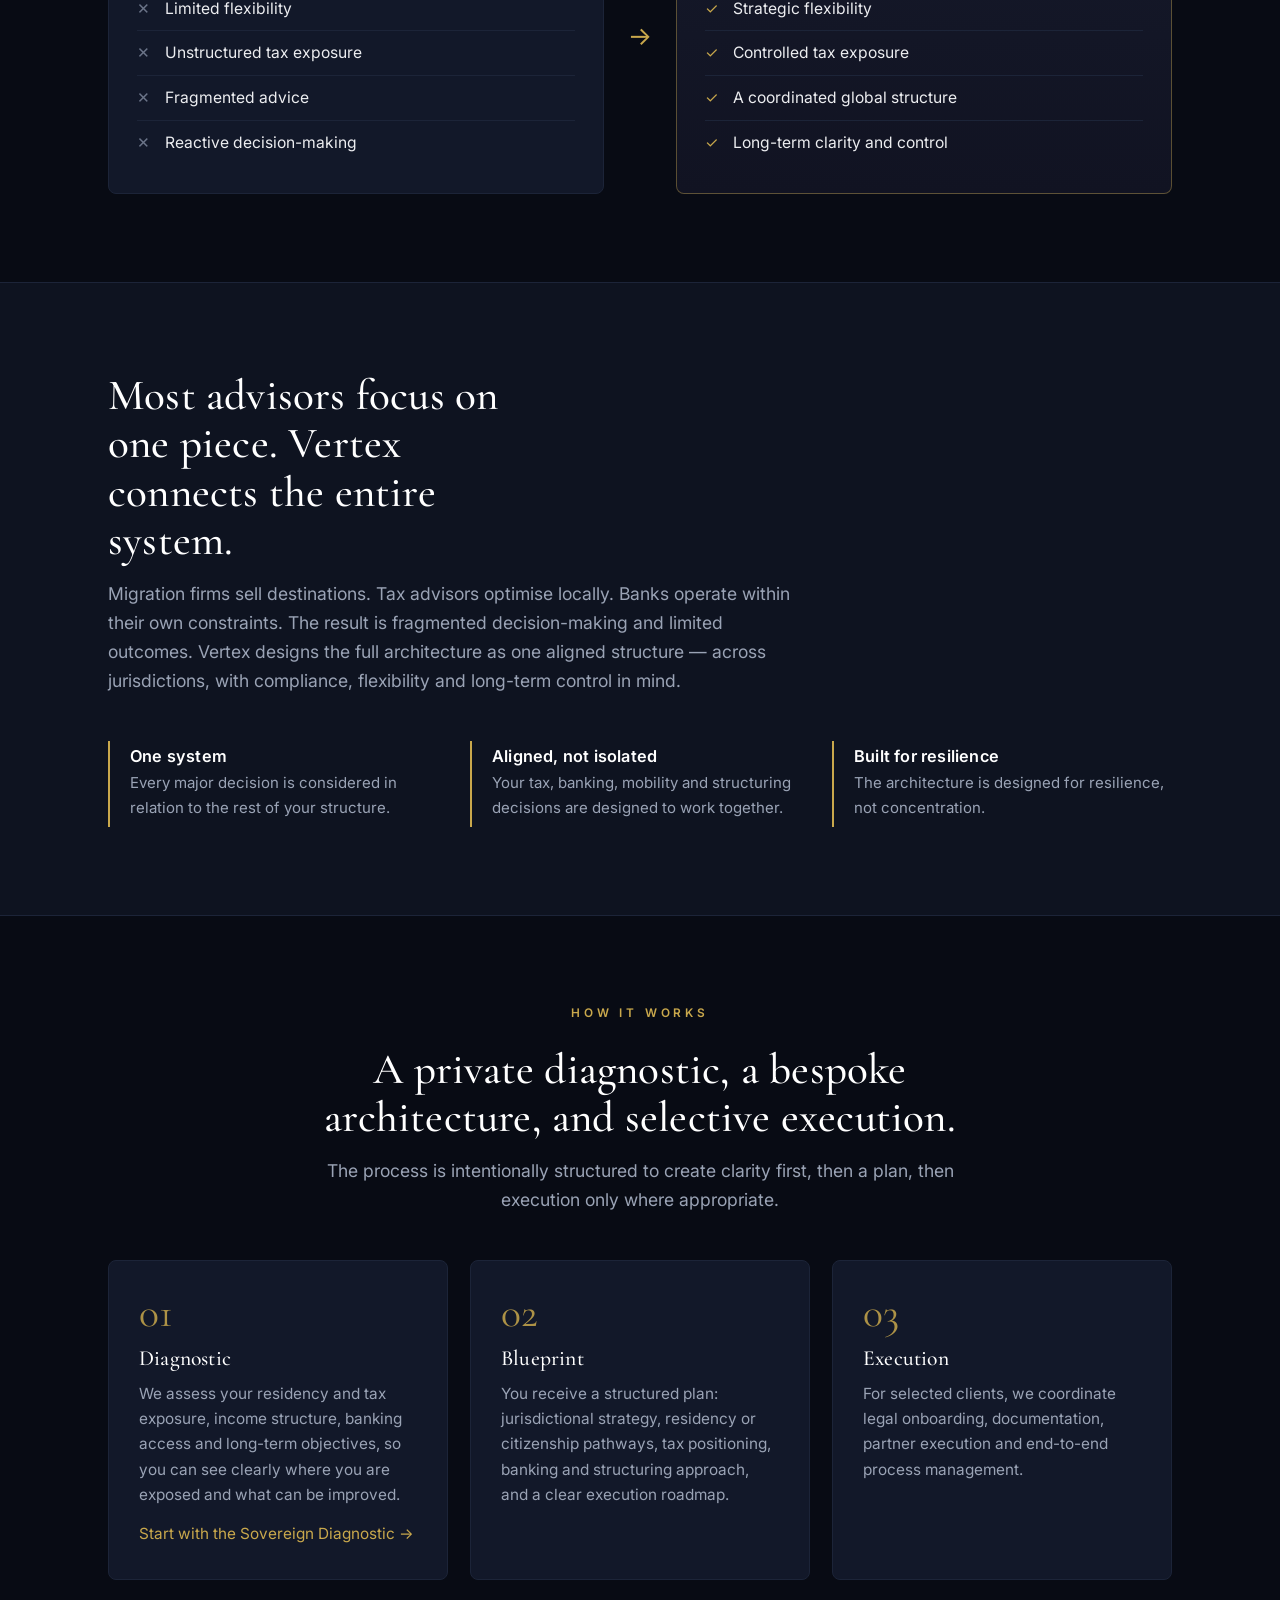
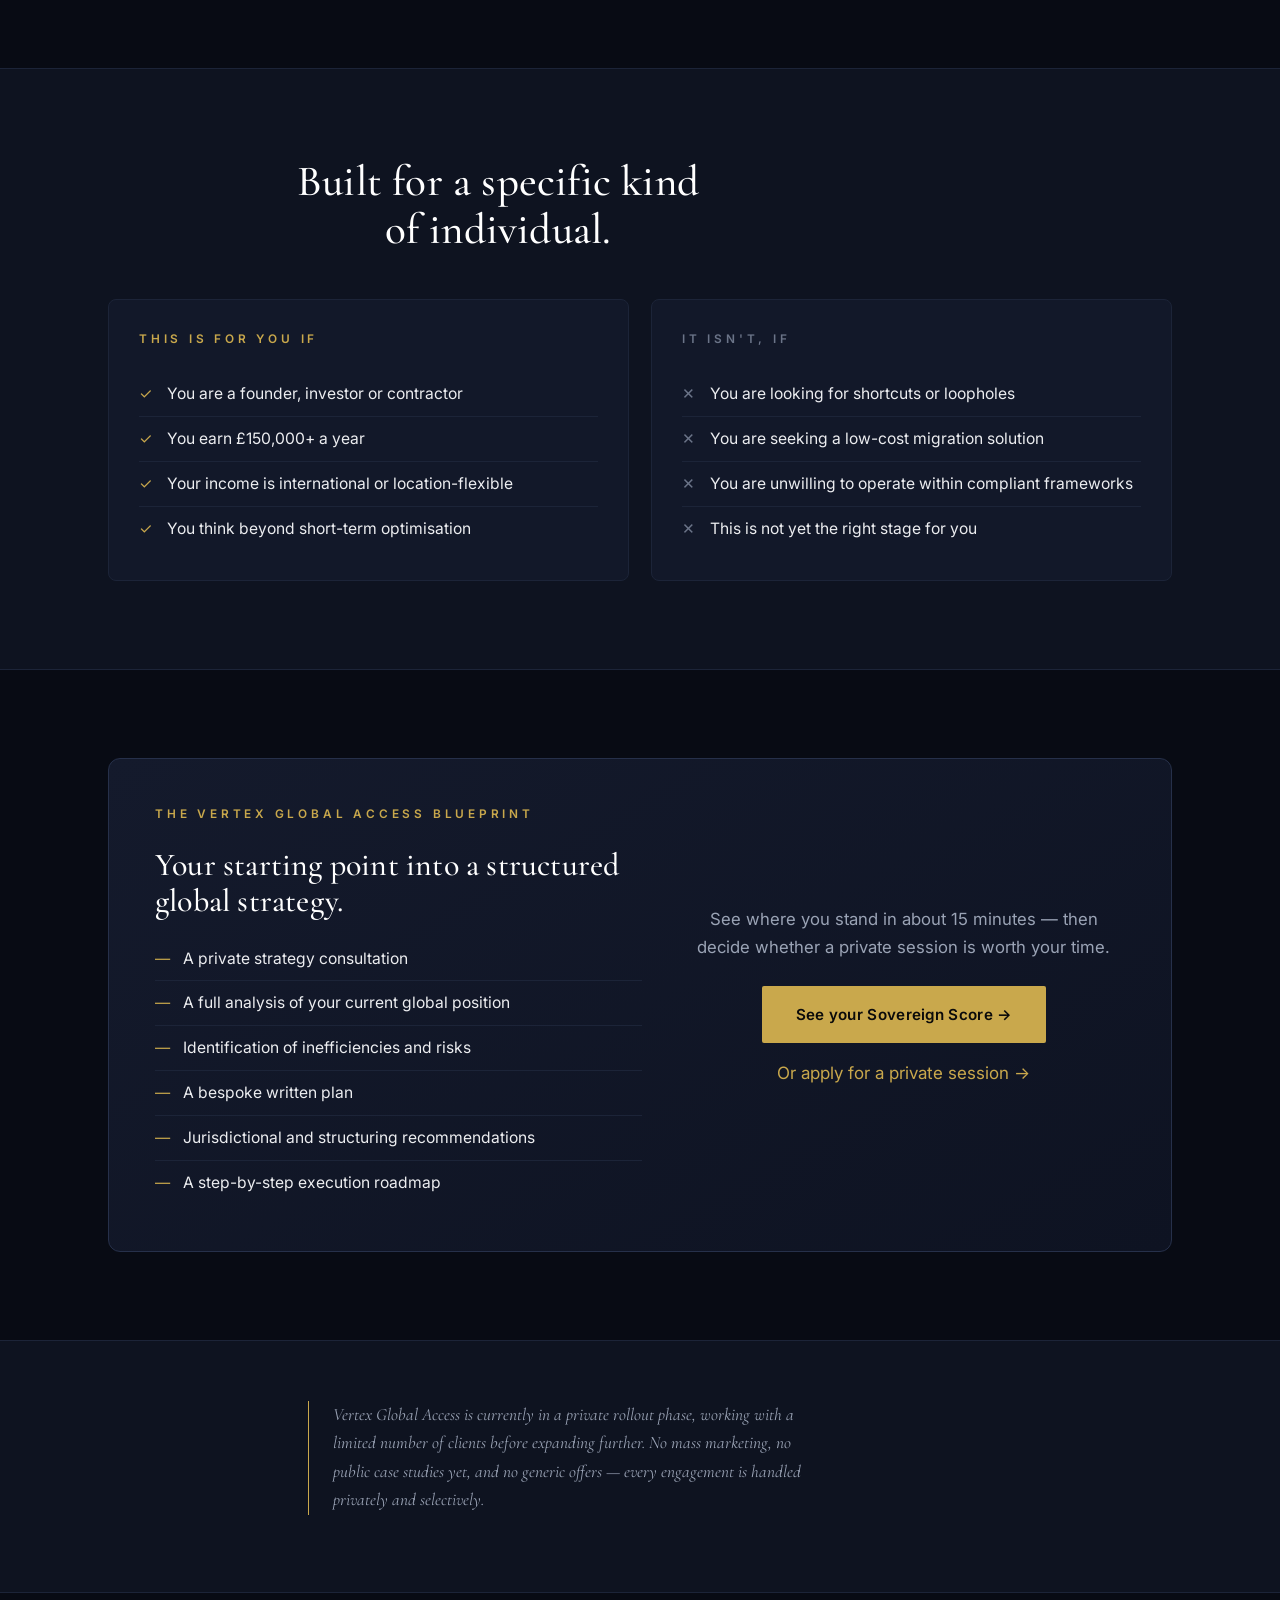
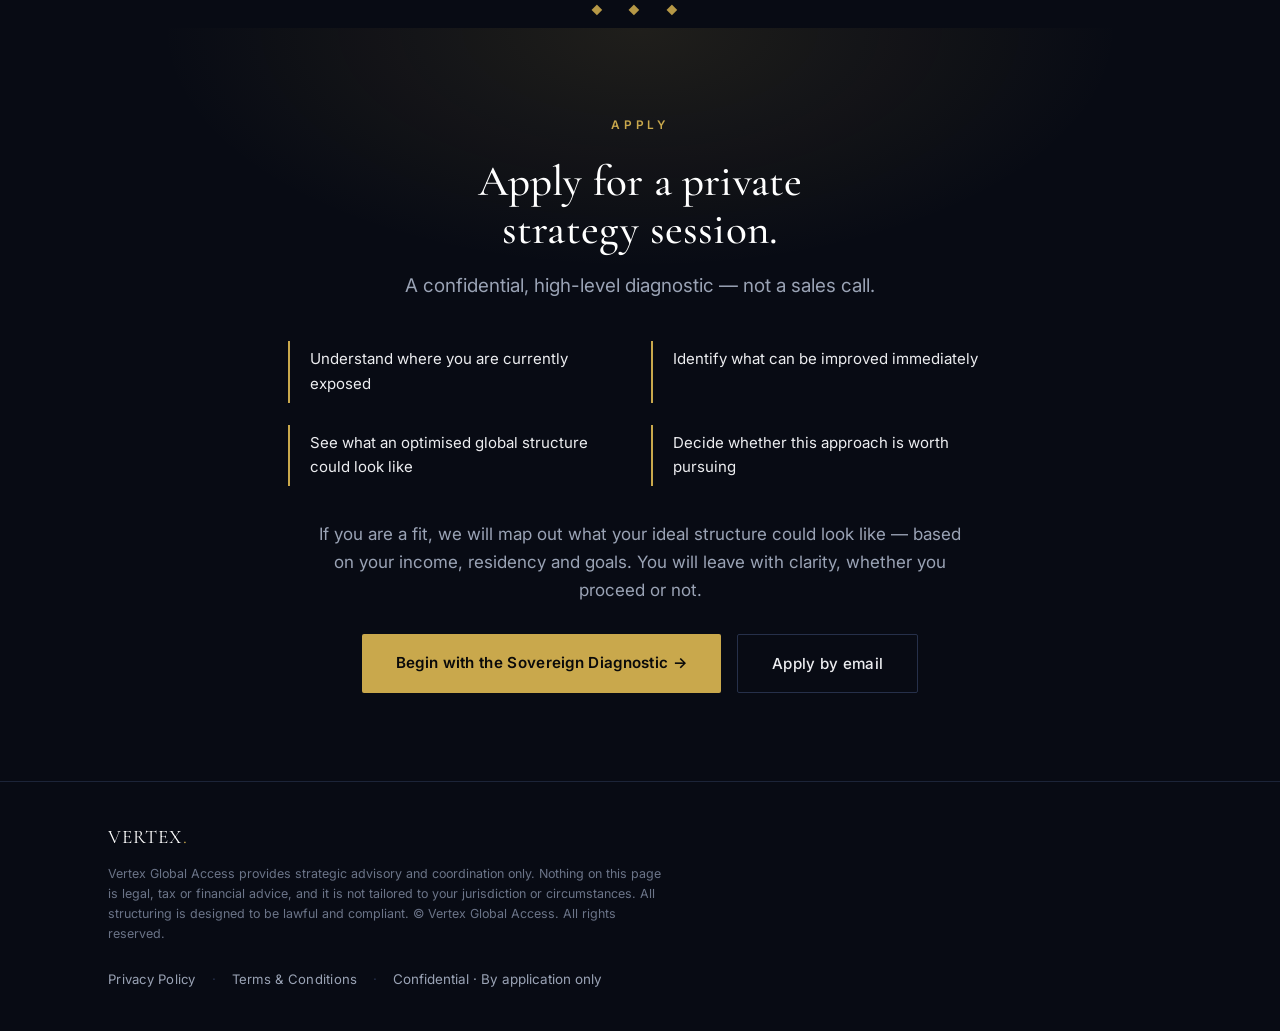
<file: v3/index.html>
<!doctype html>
<html lang="en">
<head>
<meta charset="utf-8">
<meta name="viewport" content="width=device-width, initial-scale=1">
<title>Vertex Global Access — Private Global Structuring</title>
<meta name="description" content="Vertex Global Access designs and implements personal jurisdiction strategies for founders, investors and high-income professionals — so no single country controls your income, assets, or freedom.">
<link rel="preconnect" href="https://fonts.googleapis.com">
<link rel="preconnect" href="https://fonts.gstatic.com" crossorigin>
<link href="https://fonts.googleapis.com/css2?family=Cormorant+Garamond:ital,wght@0,500;0,600;1,500&family=Inter:wght@400;500;600&display=swap" rel="stylesheet">
<link rel="stylesheet" href="css/styles.css">
</head>
<body>

<!-- TOP BAR -->
<div class="topbar">
  <div class="wrap">
    <div class="brand">VERTEX<span class="dot">.</span><small>Global Access</small></div>
    <nav class="nav">
      <a href="#approach">Approach</a>
      <a href="#process">How it works</a>
      <a href="#blueprint">The Blueprint</a>
      <a href="#apply" class="btn btn-gold">Apply</a>
    </nav>
  </div>
</div>

<!-- HERO -->
<header class="hero">
  <div class="wrap">
    <div class="eyebrow reveal">Private Global Structuring</div>
    <h1 class="reveal">Structure your life so no single country controls your income, assets, or freedom.</h1>
    <p class="sub reveal">For individuals who think beyond short-term optimisation.</p>
    <p class="intro reveal">For founders, investors and high-income professionals earning £150,000+ who want to
      operate globally with greater control, flexibility and long-term security.</p>
    <div class="btn-row reveal">
      <a href="https://jyoti-lsh.github.io/vertex-sovereign-diagnostic/" class="btn btn-gold">See your Sovereign Score →</a>
      <a href="#apply" class="btn btn-ghost">Apply for a private session</a>
    </div>
    <div class="meta reveal">
      <span>Confidential</span><span class="dotsep">·</span>
      <span>Selective</span><span class="dotsep">·</span>
      <span>By application only</span>
    </div>
  </div>
</header>

<!-- PREMISE -->
<section class="section statement">
  <div class="wrap">
    <h2>At a certain level, it is no longer about earning more.</h2>
    <p class="dropcap" style="margin-top:20px;">It is about how your life is structured — where you are taxed,
      where you can bank, and where you can live, move and operate freely. Most high earners never design this
      intentionally, and remain dependent on a single system without realising it.</p>
  </div>
</section>

<!-- APPROACH / PILLARS + DIAGRAM -->
<section class="section" id="approach">
  <div class="wrap">
    <div class="sec-head">
      <div class="eyebrow">The approach</div>
      <h2>A coordinated, multi-jurisdiction structure built around your life.</h2>
      <p>Not migration products. Not isolated tax advice. A coordinated global architecture designed to
        function as one system — where each decision supports the rest.</p>
    </div>
    <div class="grid g4">
      <div class="pillar"><h3>Exposure</h3><p>Positioned across jurisdictions rather than concentrated in one.</p></div>
      <div class="pillar"><h3>Residency</h3><p>Intentional, and aligned with how you want to live and operate.</p></div>
      <div class="pillar"><h3>Capital access</h3><p>Diversified, and designed to reduce single-system dependency.</p></div>
      <div class="pillar"><h3>Assets</h3><p>Held within compliant structures built for continuity and resilience.</p></div>
    </div>

    <figure class="figure">
      <svg viewBox="0 0 520 300" role="img" aria-label="A single coordinated structure connecting six layers across jurisdictions">
        <defs>
          <radialGradient id="core" cx="50%" cy="50%" r="50%">
            <stop offset="0%" stop-color="#C9A84C" stop-opacity="0.85"/>
            <stop offset="100%" stop-color="#C9A84C" stop-opacity="0.18"/>
          </radialGradient>
        </defs>
        <g stroke="#C9A84C" stroke-width="0.75" stroke-opacity="0.5" fill="none">
          <line x1="260" y1="150" x2="90"  y2="70"/>
          <line x1="260" y1="150" x2="260" y2="48"/>
          <line x1="260" y1="150" x2="430" y2="70"/>
          <line x1="260" y1="150" x2="90"  y2="230"/>
          <line x1="260" y1="150" x2="260" y2="252"/>
          <line x1="260" y1="150" x2="430" y2="230"/>
        </g>
        <g fill="#ECEDF0" font-family="Inter, sans-serif" font-size="12" letter-spacing="0.4">
          <g text-anchor="end">
            <circle cx="90" cy="70" r="3.2" fill="#C9A84C"/><text x="78" y="74">Mobility</text>
            <circle cx="90" cy="230" r="3.2" fill="#C9A84C"/><text x="78" y="234">Assets</text>
          </g>
          <g text-anchor="middle">
            <circle cx="260" cy="48" r="3.2" fill="#C9A84C"/><text x="260" y="34">Tax</text>
            <circle cx="260" cy="252" r="3.2" fill="#C9A84C"/><text x="260" y="272">Succession</text>
          </g>
          <g text-anchor="start">
            <circle cx="430" cy="70" r="3.2" fill="#C9A84C"/><text x="442" y="74">Banking</text>
            <circle cx="430" cy="230" r="3.2" fill="#C9A84C"/><text x="442" y="234">Capital</text>
          </g>
        </g>
        <circle cx="260" cy="150" r="34" fill="url(#core)"/>
        <circle cx="260" cy="150" r="20" fill="none" stroke="#DCC079" stroke-width="1"/>
        <text x="260" y="155" text-anchor="middle" fill="#0A0E1A"
          font-family="Cormorant Garamond, serif" font-weight="600" font-size="16">You</text>
      </svg>
      <figcaption>One structure · six layers · positioned, not concentrated</figcaption>
    </figure>
  </div>
</section>

<!-- EXPOSURE -->
<section class="section statement">
  <div class="wrap">
    <h2>Most high earners are still tied to one jurisdiction.</h2>
    <p style="margin-top:20px;">They often pay more tax than necessary, rely on limited banking access, and
      operate without a long-term global plan. Most do not realise how exposed they are — until they try to
      move, optimise, or access capital.</p>
  </div>
</section>

<!-- FROM -> TO -->
<section class="section">
  <div class="wrap">
    <div class="sec-head center">
      <h2>From country-dependent living to structure-driven control.</h2>
    </div>
    <div class="compare">
      <div class="col from">
        <h4>Where most high earners are</h4>
        <ul class="ticks no">
          <li>Single-country dependency</li>
          <li>Limited flexibility</li>
          <li>Unstructured tax exposure</li>
          <li>Fragmented advice</li>
          <li>Reactive decision-making</li>
        </ul>
      </div>
      <div class="arrow">→</div>
      <div class="col to">
        <h4>Where Vertex positions you</h4>
        <ul class="ticks yes">
          <li>Multi-jurisdiction positioning</li>
          <li>Strategic flexibility</li>
          <li>Controlled tax exposure</li>
          <li>A coordinated global structure</li>
          <li>Long-term clarity and control</li>
        </ul>
      </div>
    </div>
  </div>
</section>

<!-- WHY VERTEX -->
<section class="section statement">
  <div class="wrap">
    <div class="sec-head">
      <h2>Most advisors focus on one piece. Vertex connects the entire system.</h2>
      <p>Migration firms sell destinations. Tax advisors optimise locally. Banks operate within their own
        constraints. The result is fragmented decision-making and limited outcomes. Vertex designs the full
        architecture as one aligned structure — across jurisdictions, with compliance, flexibility and
        long-term control in mind.</p>
    </div>
    <div class="grid g3">
      <div class="pillar"><h3>One system</h3><p>Every major decision is considered in relation to the rest of your structure.</p></div>
      <div class="pillar"><h3>Aligned, not isolated</h3><p>Your tax, banking, mobility and structuring decisions are designed to work together.</p></div>
      <div class="pillar"><h3>Built for resilience</h3><p>The architecture is designed for resilience, not concentration.</p></div>
    </div>
  </div>
</section>

<!-- PROCESS -->
<section class="section" id="process">
  <div class="wrap">
    <div class="sec-head center">
      <div class="eyebrow">How it works</div>
      <h2>A private diagnostic, a bespoke architecture, and selective execution.</h2>
      <p>The process is intentionally structured to create clarity first, then a plan, then execution only where appropriate.</p>
    </div>
    <div class="grid g3">
      <div class="step">
        <div class="step-n">01</div>
        <h3>Diagnostic</h3>
        <p>We assess your residency and tax exposure, income structure, banking access and long-term objectives,
          so you can see clearly where you are exposed and what can be improved.</p>
        <p style="margin-top:14px;"><a href="https://jyoti-lsh.github.io/vertex-sovereign-diagnostic/">Start with the Sovereign Diagnostic →</a></p>
      </div>
      <div class="step">
        <div class="step-n">02</div>
        <h3>Blueprint</h3>
        <p>You receive a structured plan: jurisdictional strategy, residency or citizenship pathways, tax
          positioning, banking and structuring approach, and a clear execution roadmap.</p>
      </div>
      <div class="step">
        <div class="step-n">03</div>
        <h3>Execution</h3>
        <p>For selected clients, we coordinate legal onboarding, documentation, partner execution and
          end-to-end process management.</p>
      </div>
    </div>
  </div>
</section>

<!-- WHO IT'S FOR -->
<section class="section statement">
  <div class="wrap">
    <div class="sec-head center">
      <h2>Built for a specific kind of individual.</h2>
    </div>
    <div class="grid g2">
      <div class="card">
        <div class="eyebrow">This is for you if</div>
        <ul class="ticks yes" style="margin-top:10px;">
          <li>You are a founder, investor or contractor</li>
          <li>You earn £150,000+ a year</li>
          <li>Your income is international or location-flexible</li>
          <li>You think beyond short-term optimisation</li>
        </ul>
      </div>
      <div class="card">
        <div class="eyebrow dim">It isn't, if</div>
        <ul class="ticks no" style="margin-top:10px;">
          <li>You are looking for shortcuts or loopholes</li>
          <li>You are seeking a low-cost migration solution</li>
          <li>You are unwilling to operate within compliant frameworks</li>
          <li>This is not yet the right stage for you</li>
        </ul>
      </div>
    </div>
  </div>
</section>

<!-- BLUEPRINT OFFER -->
<section class="section" id="blueprint">
  <div class="wrap">
    <div class="offer">
      <div>
        <div class="eyebrow">The Vertex Global Access Blueprint</div>
        <h2 style="font-size:2rem;">Your starting point into a structured global strategy.</h2>
        <ul class="ticks plain" style="margin-top:18px;">
          <li>A private strategy consultation</li>
          <li>A full analysis of your current global position</li>
          <li>Identification of inefficiencies and risks</li>
          <li>A bespoke written plan</li>
          <li>Jurisdictional and structuring recommendations</li>
          <li>A step-by-step execution roadmap</li>
        </ul>
      </div>
      <div class="center">
        <p class="muted" style="font-size:1.05rem;">See where you stand in about 15 minutes — then decide whether a private session is worth your time.</p>
        <a href="https://jyoti-lsh.github.io/vertex-sovereign-diagnostic/" class="btn btn-gold" style="margin-top:8px;">See your Sovereign Score →</a>
        <p style="margin-top:16px;"><a href="#apply">Or apply for a private session →</a></p>
      </div>
    </div>
  </div>
</section>

<!-- EXCLUSIVITY -->
<section class="section tight band">
  <div class="wrap">
    <p>Vertex Global Access is currently in a private rollout phase, working with a limited number
      of clients before expanding further. No mass marketing, no public case studies yet, and no generic offers —
      every engagement is handled privately and selectively.</p>
  </div>
</section>

<div class="ornament">◆ ◆ ◆</div>

<!-- FINAL CTA -->
<section class="section cta" id="apply">
  <div class="wrap narrow">
    <div class="eyebrow">Apply</div>
    <h2>Apply for a private strategy session.</h2>
    <p class="lead" style="margin-top:16px;">A confidential, high-level diagnostic — not a sales call.</p>
    <div class="grid g2">
      <div class="pillar"><p style="color:var(--text);margin:0;">Understand where you are currently exposed</p></div>
      <div class="pillar"><p style="color:var(--text);margin:0;">Identify what can be improved immediately</p></div>
      <div class="pillar"><p style="color:var(--text);margin:0;">See what an optimised global structure could look like</p></div>
      <div class="pillar"><p style="color:var(--text);margin:0;">Decide whether this approach is worth pursuing</p></div>
    </div>
    <p class="muted" style="max-width:60ch;margin:0 auto 30px;">If you are a fit, we will map out what your
      ideal structure could look like — based on your income, residency and goals. You will leave with clarity,
      whether you proceed or not.</p>
    <!-- TODO (Dan): replace the email link with your Calendly / Typeform booking page -->
    <div class="btn-row center">
      <a href="https://jyoti-lsh.github.io/vertex-sovereign-diagnostic/" class="btn btn-gold">Begin with the Sovereign Diagnostic →</a>
      <a href="mailto:contact@vertexglobalaccessgroup.com?subject=Private%20Strategy%20Session%20Enquiry" class="btn btn-ghost">Apply by email</a>
    </div>
  </div>
</section>

<!-- FOOTER -->
<footer>
  <div class="wrap">
    <div>
      <div class="brand" style="font-size:1.2rem;">VERTEX<span class="dot">.</span></div>
      <p class="fineprint">Vertex Global Access provides strategic advisory and coordination only. Nothing on this
        page is legal, tax or financial advice, and it is not tailored to your jurisdiction or circumstances.
        All structuring is designed to be lawful and compliant. © Vertex Global Access. All rights reserved.</p>
    </div>
    <div class="flinks">
      <a href="privacy.html">Privacy Policy</a><span class="sep">·</span>
      <a href="terms.html">Terms &amp; Conditions</a><span class="sep">·</span>
      <span class="muted small">Confidential · By application only</span>
    </div>
  </div>
</footer>

<script>
  // Reveal-on-scroll — hero only (calmer than v-A)
  (function () {
    var els = document.querySelectorAll('.reveal');
    if (!('IntersectionObserver' in window)) { els.forEach(function (e) { e.classList.add('in'); }); return; }
    var io = new IntersectionObserver(function (entries) {
      entries.forEach(function (en) { if (en.isIntersecting) { en.target.classList.add('in'); io.unobserve(en.target); } });
    }, { threshold: 0.12 });
    els.forEach(function (e) { io.observe(e); });
  })();
</script>

</body>
</html>
</file>
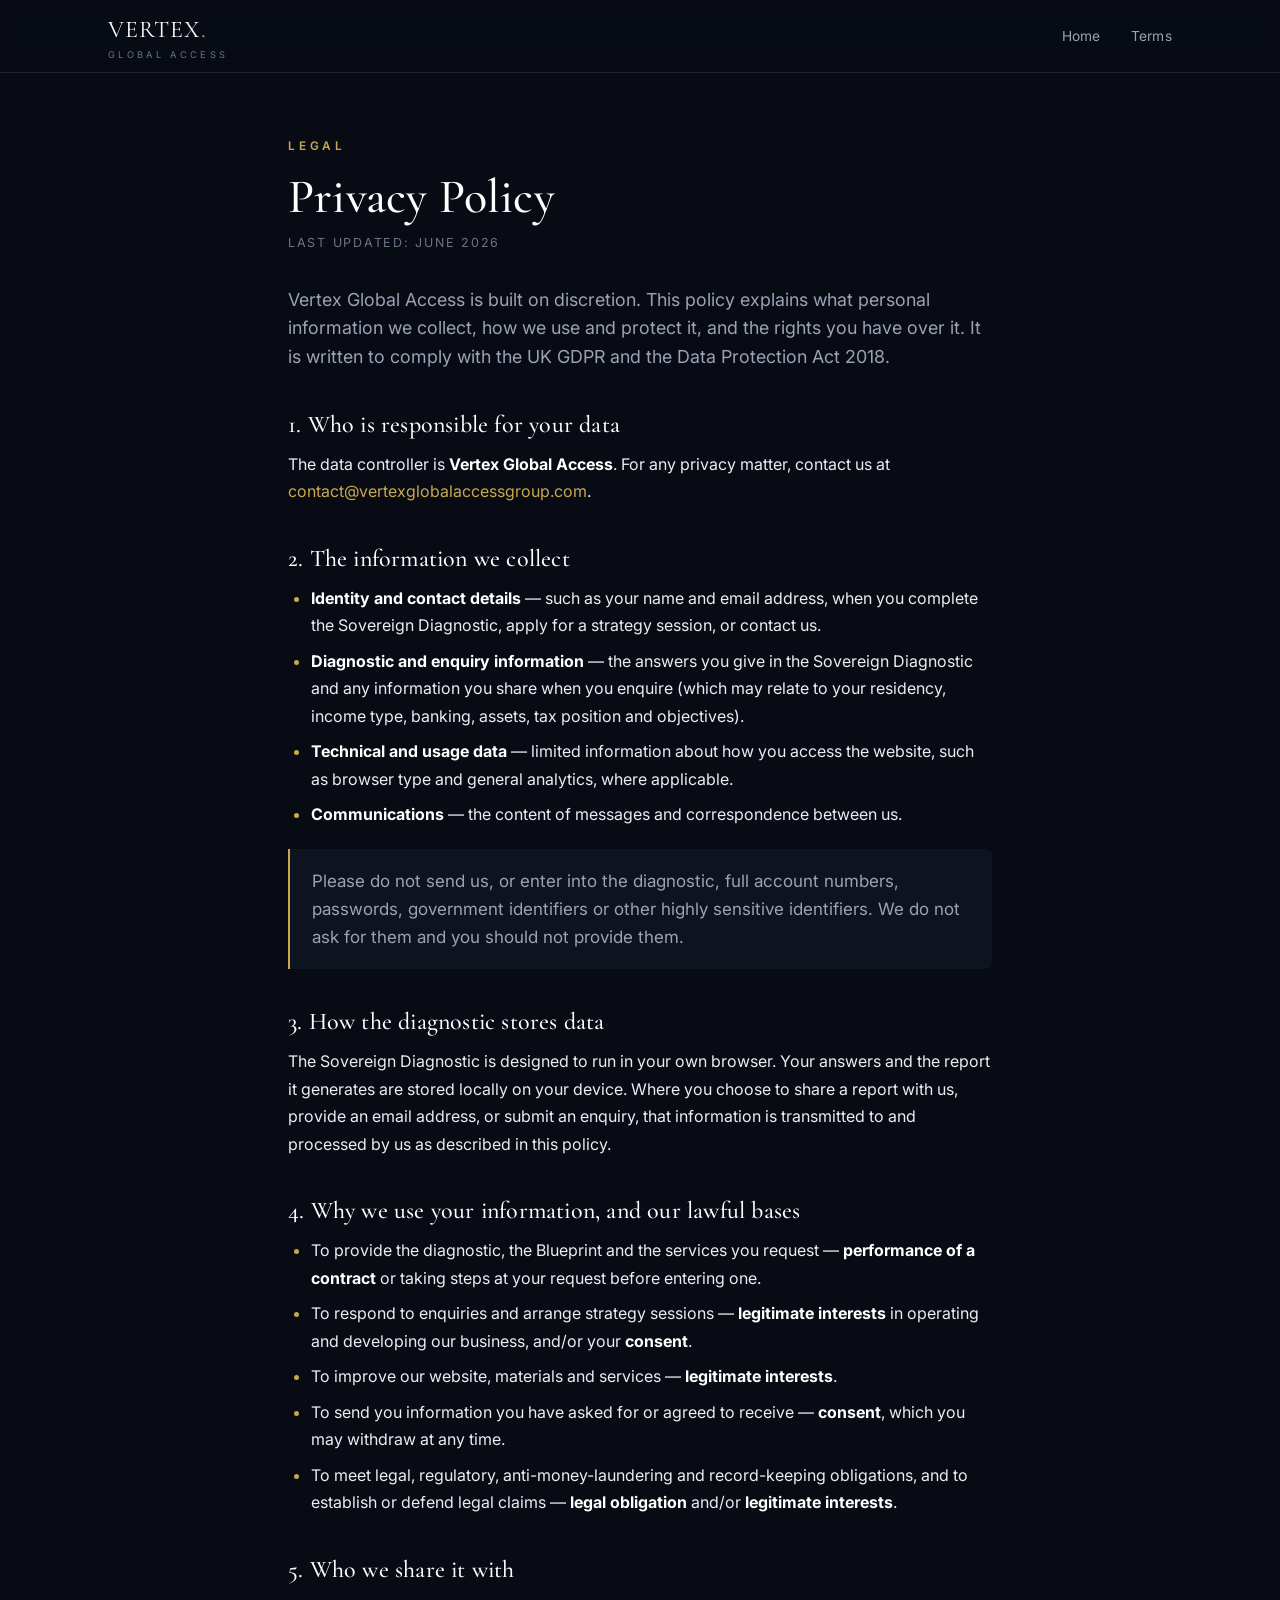
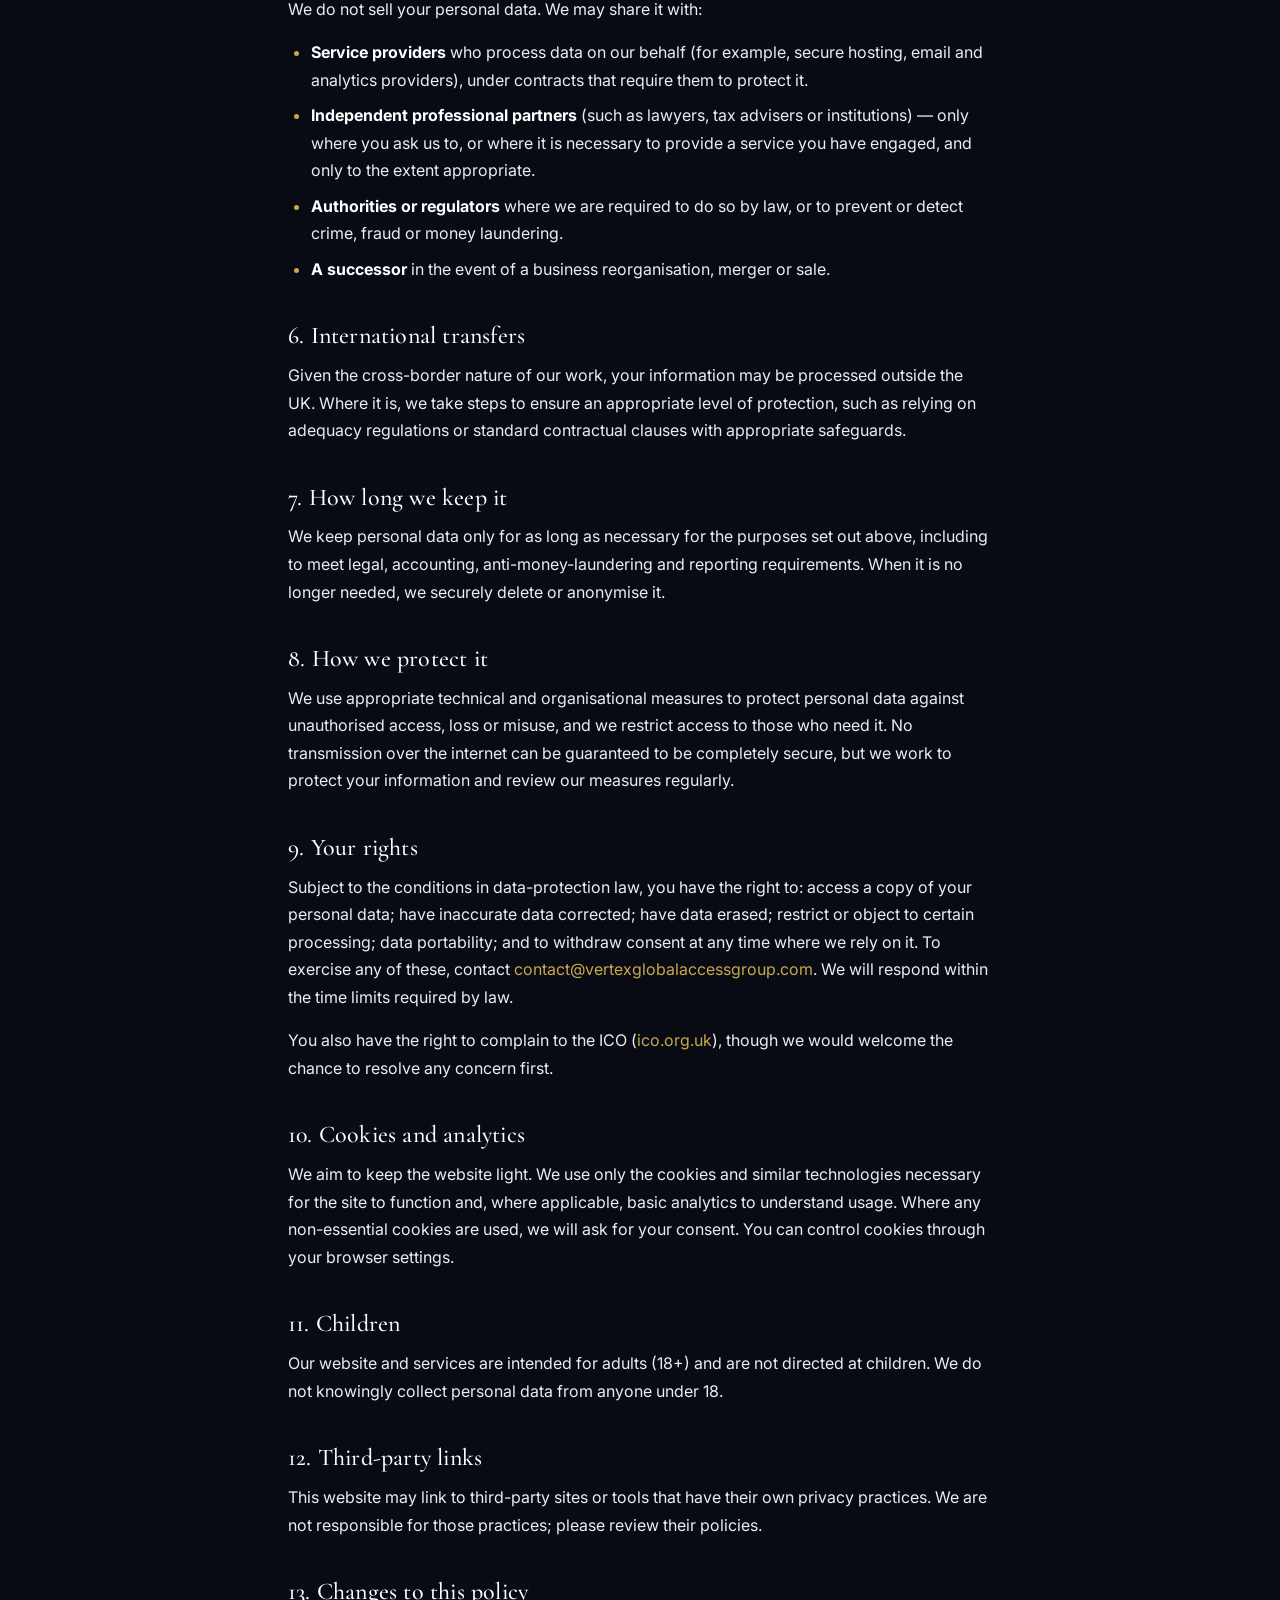
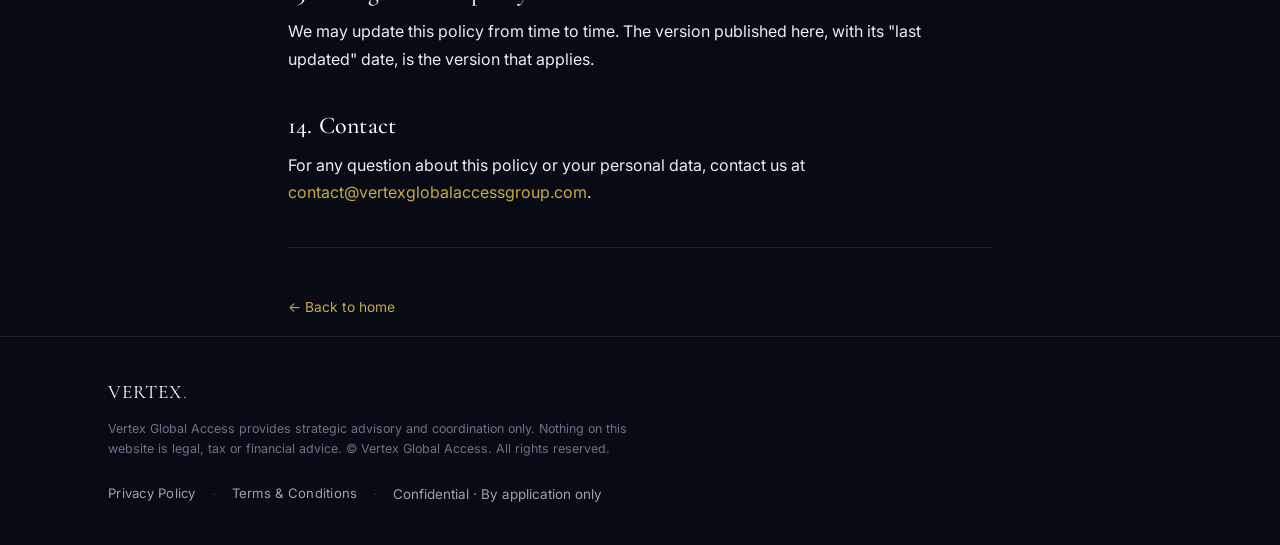
<file: v3/privacy.html>
<!doctype html>
<!--
  DRAFT — Privacy Policy for Vertex Global Access.
  Prepared as a protective, UK-GDPR-oriented template. NOT legal advice. Must be
  reviewed by a qualified solicitor / data-protection adviser before publication.
  Replace every [BRACKETED] placeholder (legal name, company number, registered
  address, contact email, ICO registration number, DPO/contact) before going live.
-->
<html lang="en">
<head>
<meta charset="utf-8">
<meta name="viewport" content="width=device-width, initial-scale=1">
<title>Privacy Policy — Vertex Global Access</title>
<meta name="robots" content="index,follow">
<link rel="preconnect" href="https://fonts.googleapis.com">
<link rel="preconnect" href="https://fonts.gstatic.com" crossorigin>
<link href="https://fonts.googleapis.com/css2?family=Cormorant+Garamond:ital,wght@0,500;0,600;1,500&family=Inter:wght@400;500;600&display=swap" rel="stylesheet">
<link rel="stylesheet" href="css/styles.css">
</head>
<body>

<div class="topbar">
  <div class="wrap">
    <div class="brand"><a href="index.html" style="color:inherit;">VERTEX<span class="dot">.</span></a><small>Global Access</small></div>
    <nav class="nav">
      <a href="index.html">Home</a>
      <a href="terms.html">Terms</a>
    </nav>
  </div>
</div>

<article class="legal">
  <div class="eyebrow">Legal</div>
  <h1>Privacy Policy</h1>
  <p class="updated">Last updated: June 2026</p>

  <p class="intro">Vertex Global Access is built on discretion. This policy explains what personal
    information we collect, how we use and protect it, and the rights you have over it. It is written
    to comply with the UK GDPR and the Data Protection Act 2018.</p>

  <h2>1. Who is responsible for your data</h2>
  <p>The data controller is <strong>Vertex Global Access</strong>. For any privacy matter, contact us at
    <a href="mailto:contact@vertexglobalaccessgroup.com">contact@vertexglobalaccessgroup.com</a>.</p>

  <h2>2. The information we collect</h2>
  <ul>
    <li><strong>Identity and contact details</strong> — such as your name and email address, when
      you complete the Sovereign Diagnostic, apply for a strategy session, or contact us.</li>
    <li><strong>Diagnostic and enquiry information</strong> — the answers you give in the Sovereign
      Diagnostic and any information you share when you enquire (which may relate to your residency,
      income type, banking, assets, tax position and objectives).</li>
    <li><strong>Technical and usage data</strong> — limited information about how you access the
      website, such as browser type and general analytics, where applicable.</li>
    <li><strong>Communications</strong> — the content of messages and correspondence between us.</li>
  </ul>
  <div class="callout">Please do not send us, or enter into the diagnostic, full account numbers,
    passwords, government identifiers or other highly sensitive identifiers. We do not ask for them
    and you should not provide them.</div>

  <h2>3. How the diagnostic stores data</h2>
  <p>The Sovereign Diagnostic is designed to run in your own browser. Your answers and the report it
    generates are stored locally on your device. Where you choose to share a report with us, provide
    an email address, or submit an enquiry, that information is transmitted to and processed by us as
    described in this policy.</p>

  <h2>4. Why we use your information, and our lawful bases</h2>
  <ul>
    <li>To provide the diagnostic, the Blueprint and the services you request — <strong>performance
      of a contract</strong> or taking steps at your request before entering one.</li>
    <li>To respond to enquiries and arrange strategy sessions — <strong>legitimate interests</strong>
      in operating and developing our business, and/or your <strong>consent</strong>.</li>
    <li>To improve our website, materials and services — <strong>legitimate interests</strong>.</li>
    <li>To send you information you have asked for or agreed to receive — <strong>consent</strong>,
      which you may withdraw at any time.</li>
    <li>To meet legal, regulatory, anti-money-laundering and record-keeping obligations, and to
      establish or defend legal claims — <strong>legal obligation</strong> and/or
      <strong>legitimate interests</strong>.</li>
  </ul>

  <h2>5. Who we share it with</h2>
  <p>We do not sell your personal data. We may share it with:</p>
  <ul>
    <li><strong>Service providers</strong> who process data on our behalf (for example, secure
      hosting, email and analytics providers), under contracts that require them to protect it.</li>
    <li><strong>Independent professional partners</strong> (such as lawyers, tax advisers or
      institutions) — only where you ask us to, or where it is necessary to provide a service you
      have engaged, and only to the extent appropriate.</li>
    <li><strong>Authorities or regulators</strong> where we are required to do so by law, or to
      prevent or detect crime, fraud or money laundering.</li>
    <li><strong>A successor</strong> in the event of a business reorganisation, merger or sale.</li>
  </ul>

  <h2>6. International transfers</h2>
  <p>Given the cross-border nature of our work, your information may be processed outside the UK.
    Where it is, we take steps to ensure an appropriate level of protection, such as relying on
    adequacy regulations or standard contractual clauses with appropriate safeguards.</p>

  <h2>7. How long we keep it</h2>
  <p>We keep personal data only for as long as necessary for the purposes set out above, including to
    meet legal, accounting, anti-money-laundering and reporting requirements. When it is no longer
    needed, we securely delete or anonymise it.</p>

  <h2>8. How we protect it</h2>
  <p>We use appropriate technical and organisational measures to protect personal data against
    unauthorised access, loss or misuse, and we restrict access to those who need it. No transmission
    over the internet can be guaranteed to be completely secure, but we work to protect your
    information and review our measures regularly.</p>

  <h2>9. Your rights</h2>
  <p>Subject to the conditions in data-protection law, you have the right to: access a copy of your
    personal data; have inaccurate data corrected; have data erased; restrict or object to certain
    processing; data portability; and to withdraw consent at any time where we rely on it. To
    exercise any of these, contact
    <a href="mailto:contact@vertexglobalaccessgroup.com">contact@vertexglobalaccessgroup.com</a>. We will
    respond within the time limits required by law.</p>
  <p>You also have the right to complain to the ICO (<a href="https://ico.org.uk" rel="noopener">ico.org.uk</a>),
    though we would welcome the chance to resolve any concern first.</p>

  <h2>10. Cookies and analytics</h2>
  <p>We aim to keep the website light. We use only the cookies and similar technologies necessary for
    the site to function and, where applicable, basic analytics to understand usage. Where any
    non-essential cookies are used, we will ask for your consent. You can control cookies through
    your browser settings.</p>

  <h2>11. Children</h2>
  <p>Our website and services are intended for adults (18+) and are not directed at children. We do
    not knowingly collect personal data from anyone under 18.</p>

  <h2>12. Third-party links</h2>
  <p>This website may link to third-party sites or tools that have their own privacy practices. We
    are not responsible for those practices; please review their policies.</p>

  <h2>13. Changes to this policy</h2>
  <p>We may update this policy from time to time. The version published here, with its "last updated"
    date, is the version that applies.</p>

  <h2>14. Contact</h2>
  <p>For any question about this policy or your personal data, contact us at
    <a href="mailto:contact@vertexglobalaccessgroup.com">contact@vertexglobalaccessgroup.com</a>.</p>

  <hr>
  <a class="backhome" href="index.html">← Back to home</a>
</article>

<footer>
  <div class="wrap">
    <div>
      <div class="brand" style="font-size:1.2rem;">VERTEX<span class="dot">.</span></div>
      <p class="fineprint">Vertex Global Access provides strategic advisory and coordination only.
        Nothing on this website is legal, tax or financial advice. © Vertex Global Access. All rights reserved.</p>
    </div>
    <div class="flinks">
      <a href="privacy.html">Privacy Policy</a><span class="sep">·</span>
      <a href="terms.html">Terms &amp; Conditions</a><span class="sep">·</span>
      <span class="muted small">Confidential · By application only</span>
    </div>
  </div>
</footer>

</body>
</html>
</file>
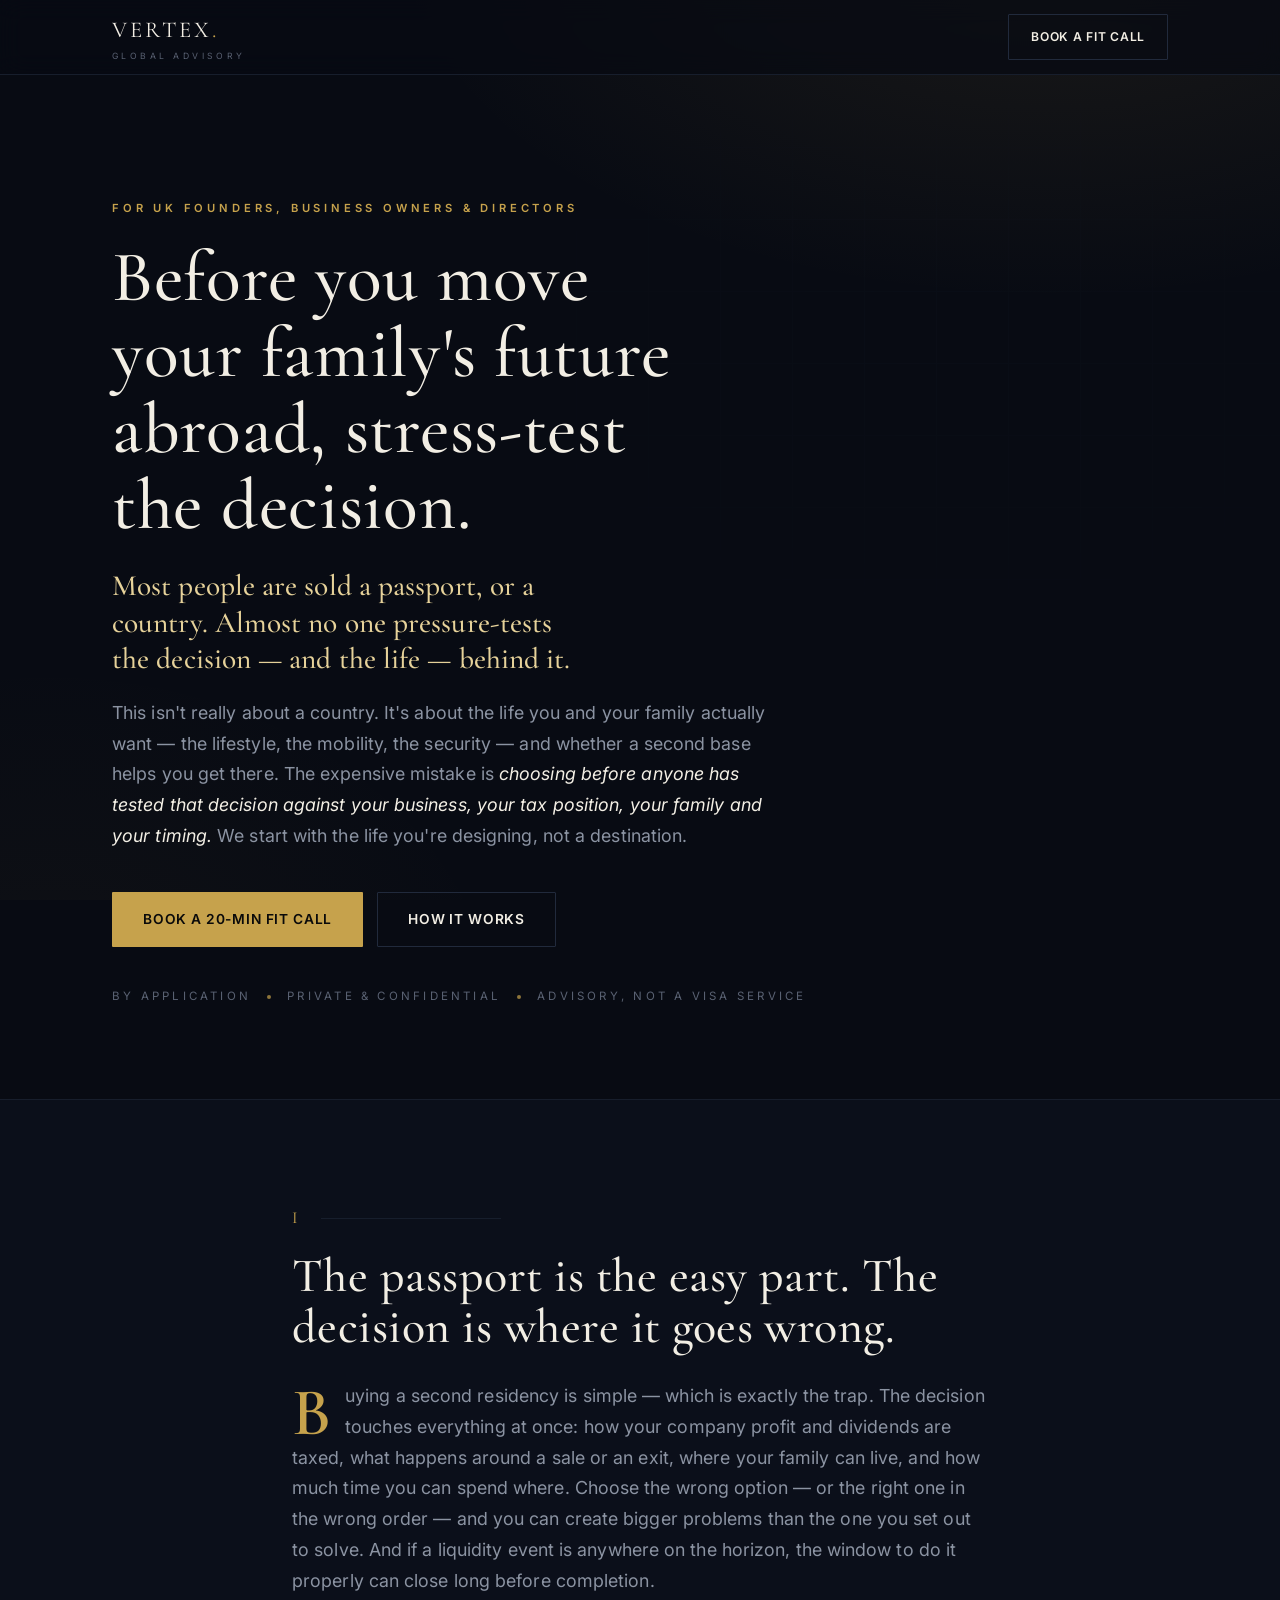
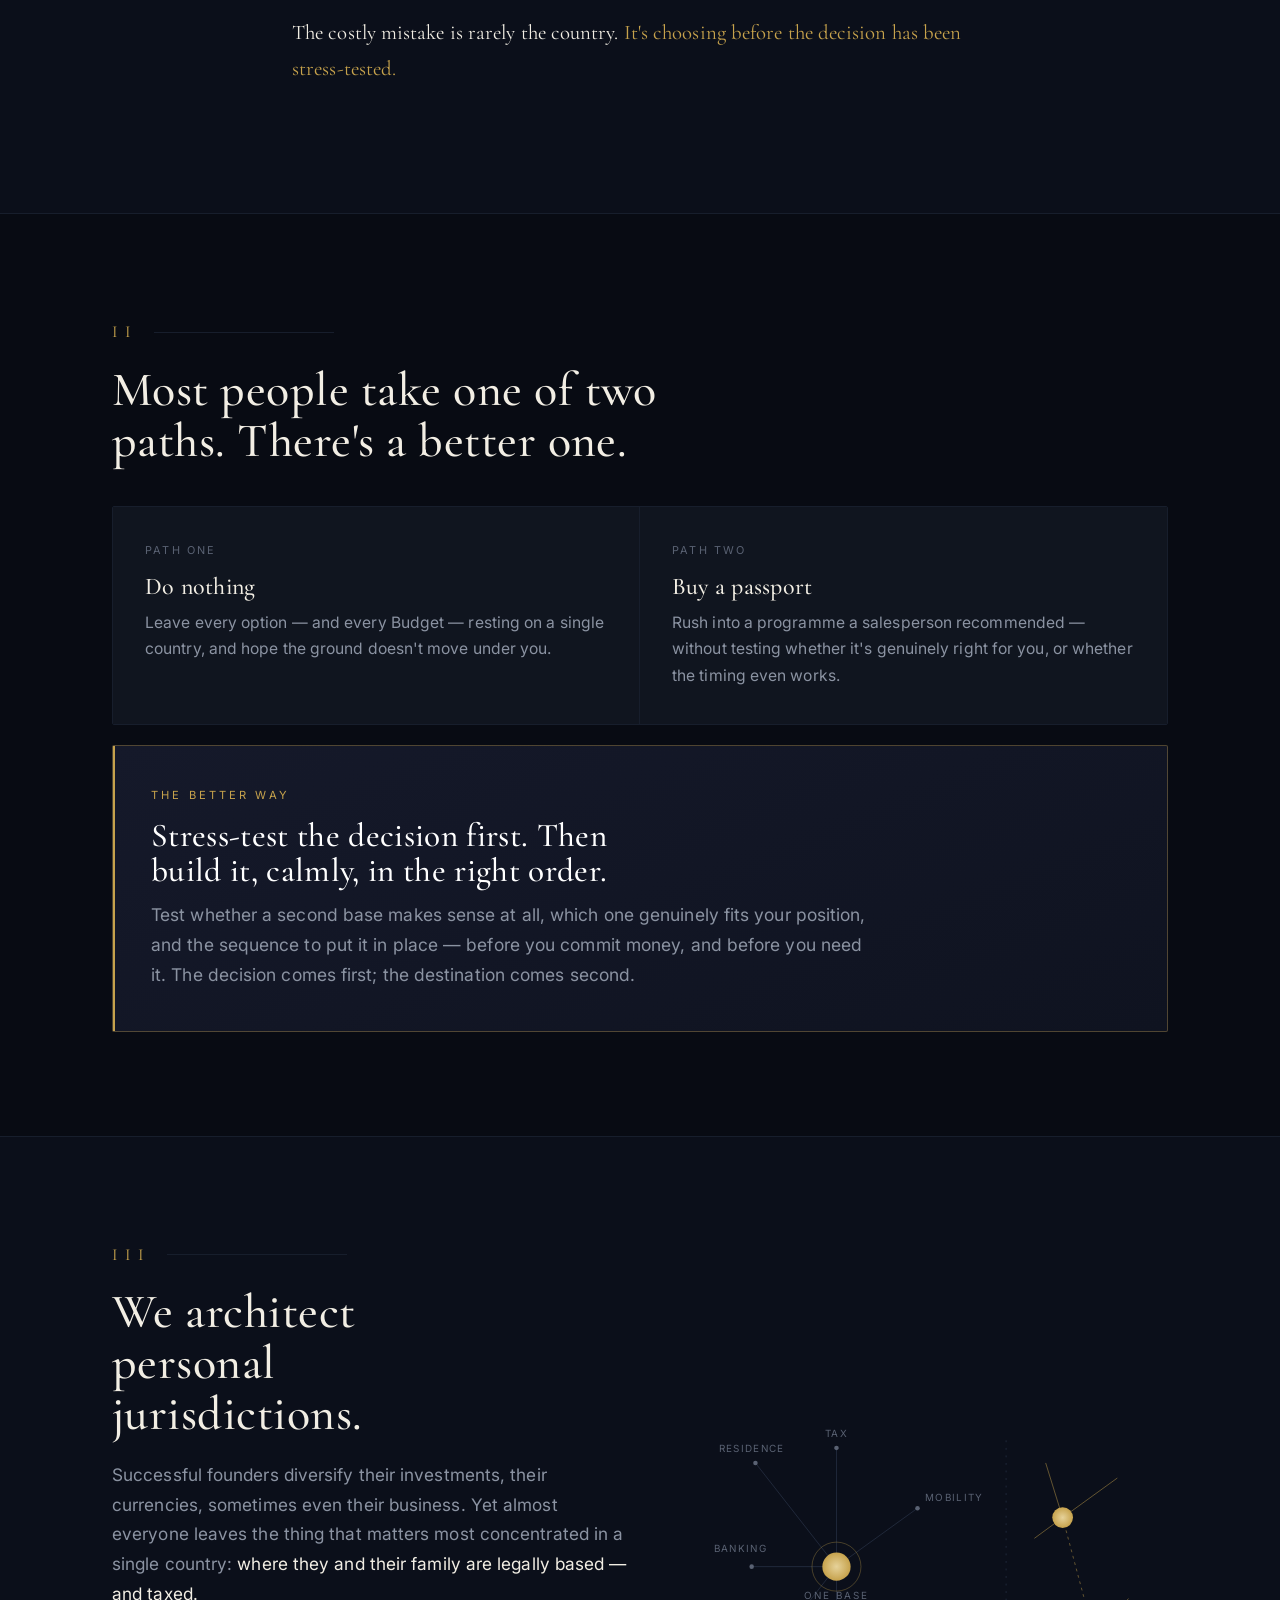
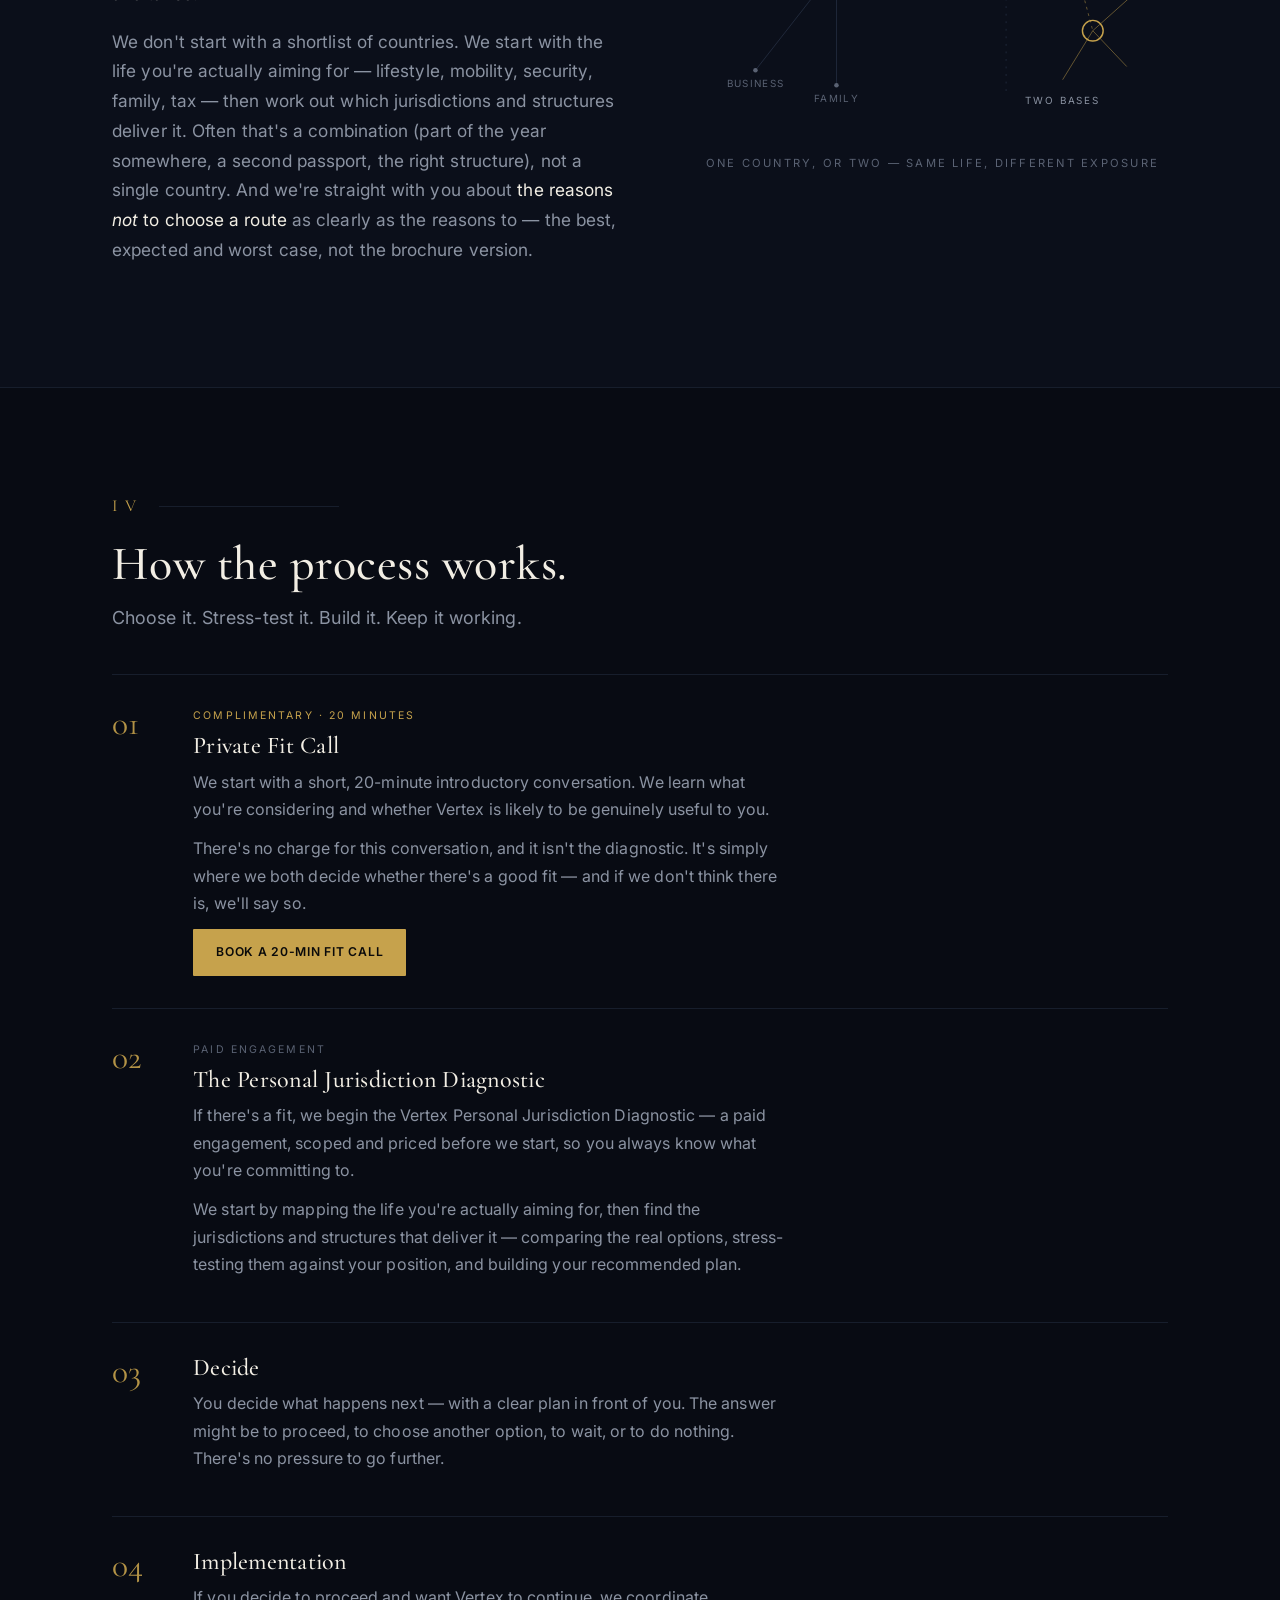
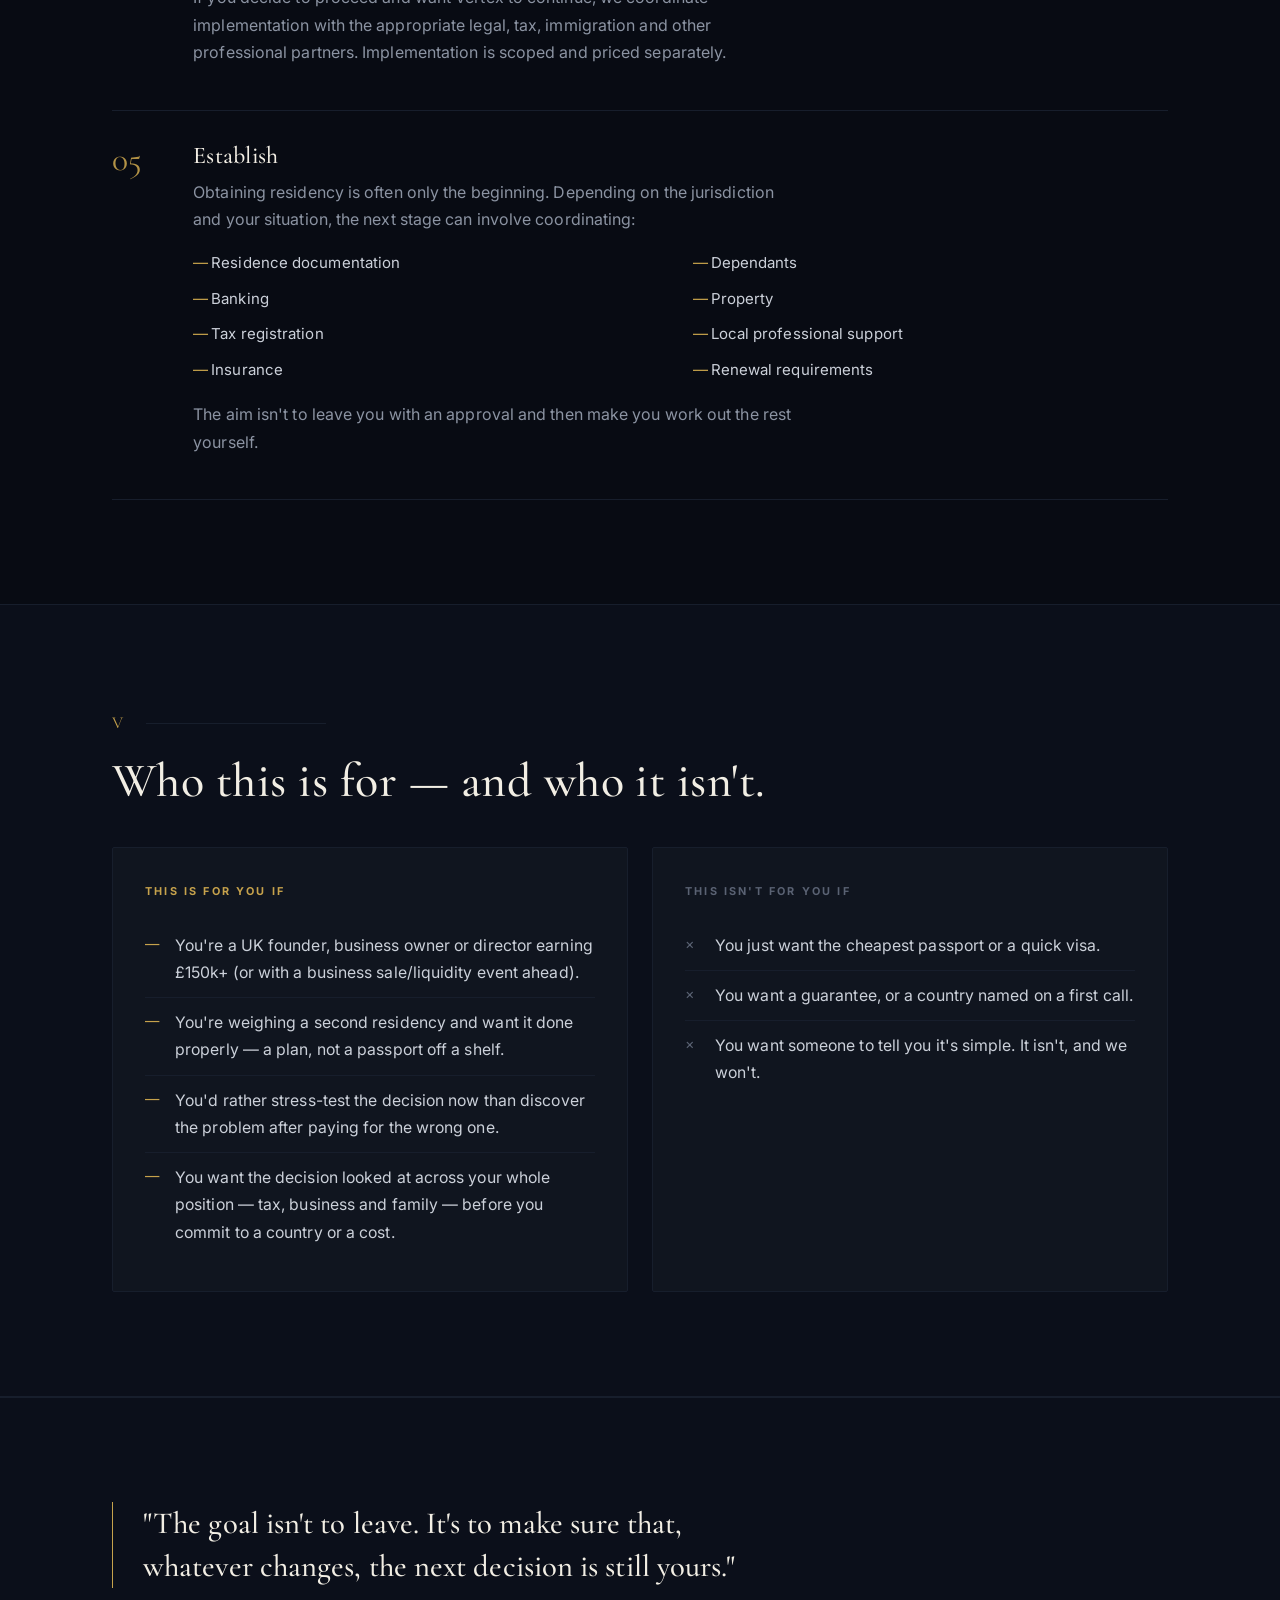
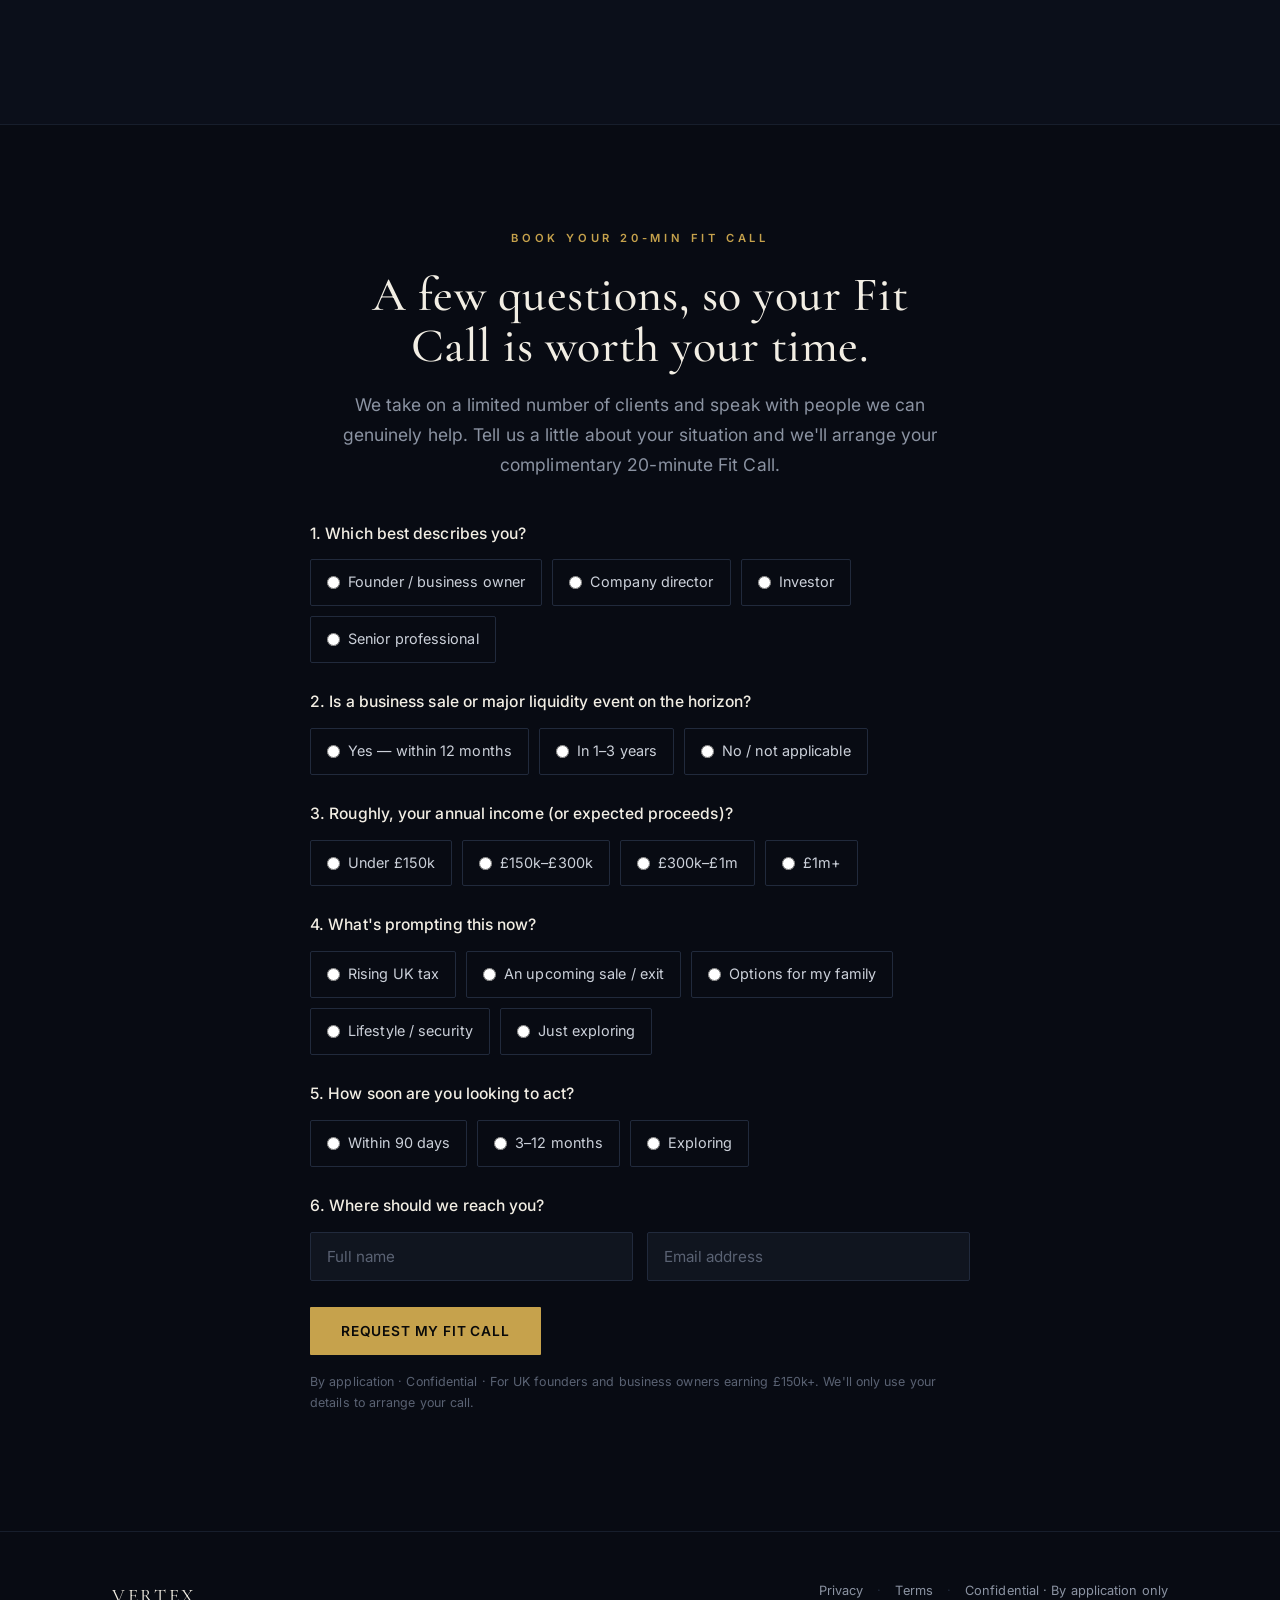
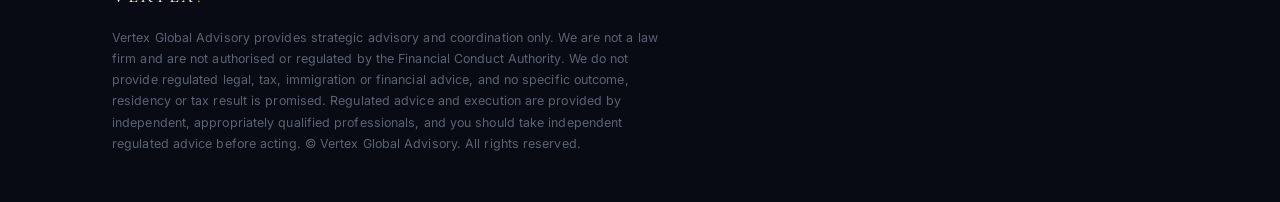
<file: v3/second-base.html>
<!doctype html>
<!--
  Vertex Global Advisory — UK second-residency funnel landing page (DRAFT · pre-exit-founder audience).
  Positioning: decision-diligence ("stress-test the decision before you choose") per the business-strategy research.
  Flow: book a private call (free fit-call) → a qualifier filters → on the call, sell the PAID diagnostic + plan → execution is the later upsell.
  Hallmark · macrostructure: Long Document (editorial-luxury) · tone: luxury/discreet · anchor hue: gold (brass ~80°)
  Compliance: advisory/coordination only, not FCA-regulated; no promised tax/residency outcome; tax as considerations; no jurisdictions named.
  NOTE: the "no-commission / independence" claim was REMOVED (Vertex may take partner commissions) — do NOT re-introduce "independent" or "we don't earn on placement" language anywhere.
  CTA/qualifier is an interim mailto — wire to a real form (Tally/Typeform) → Dan's booking calendar.
-->
<html lang="en">
<head>
<meta charset="utf-8">
<meta name="viewport" content="width=device-width, initial-scale=1">
<title>Stress-test the decision — Vertex Global Advisory</title>
<meta name="description" content="For UK founders and business owners weighing a second residency: a private review that stress-tests the decision before you choose. Book a call with Vertex Global Advisory.">
<meta name="robots" content="noindex,follow">
<link rel="preconnect" href="https://fonts.googleapis.com">
<link rel="preconnect" href="https://fonts.gstatic.com" crossorigin>
<link href="https://fonts.googleapis.com/css2?family=Cormorant+Garamond:wght@500;600&family=Inter:wght@400;500;600&display=swap" rel="stylesheet">
<style>
:root{
  --navy:#080B13; --navy-2:#0B0F1A; --panel:#10151F; --panel-2:#131926;
  --line:#212A3C; --line-soft:#171E2C; --line-gold:rgba(198,162,76,.34);
  --gold:#C6A24C; --gold-2:#E6D29A; --gold-deep:#9E7C2E;
  --ivory:#F2EEE4; --text:#CBD0D9; --muted:#8B93A2; --muted-2:#5A6273;
  --serif:'Cormorant Garamond',Georgia,'Times New Roman',serif;
  --sans:'Inter',system-ui,-apple-system,'Segoe UI',Roboto,Helvetica,Arial,sans-serif;
  --maxw:1120px; --measure:66ch;
  --ease-out:cubic-bezier(.22,.61,.36,1);
  --s1:8px; --s2:16px; --s3:24px; --s4:40px; --s5:64px; --s6:104px;
}
*{box-sizing:border-box;}
html,body{overflow-x:clip;}
html{scroll-behavior:smooth;}
body{margin:0;background:var(--navy);color:var(--text);font-family:var(--sans);
  font-size:17.5px;line-height:1.72;-webkit-font-smoothing:antialiased;letter-spacing:.005em;
  background-image:
    radial-gradient(1100px 620px at 82% -8%,rgba(198,162,76,.10),transparent 60%),
    radial-gradient(760px 620px at 4% 116%,rgba(198,162,76,.045),transparent 62%);
  background-attachment:fixed;}
::selection{background:rgba(198,162,76,.26);color:#fff;}
h1,h2,h3{font-family:var(--serif);font-weight:500;font-style:normal;color:var(--ivory);
  margin:0;line-height:1.06;letter-spacing:.01em;overflow-wrap:anywhere;min-width:0;}
h1{font-size:clamp(2.7rem,5.6vw,4.7rem);}
h2{font-size:clamp(1.9rem,3.8vw,3rem);}
h3{font-size:1.28rem;color:#fff;}
p{margin:0 0 1.05em;}
a{color:var(--gold);text-decoration:none;transition:color .18s var(--ease-out);}
a:hover{color:var(--gold-2);}
em{font-style:italic;color:var(--ivory);}
.gold{color:var(--gold);} .ivory{color:var(--ivory);} .muted{color:var(--muted);}
.wrap{max-width:var(--maxw);margin:0 auto;padding:0 32px;}
.col{max-width:760px;}
.section{padding:var(--s6) 0;position:relative;}
.eyebrow{font-family:var(--sans);font-size:.7rem;font-weight:600;letter-spacing:.34em;
  text-transform:uppercase;color:var(--gold);margin:0 0 22px;}
.eyebrow.dim{color:var(--muted-2);}
.numeral{font-family:var(--serif);font-size:1.05rem;letter-spacing:.42em;color:var(--gold);
  text-transform:uppercase;margin:0 0 18px;display:flex;align-items:center;gap:16px;}
.numeral::after{content:"";flex:1;height:1px;background:var(--line-soft);max-width:180px;}
.topbar{position:sticky;top:0;z-index:30;background:rgba(8,11,19,.72);
  backdrop-filter:blur(12px);border-bottom:1px solid var(--line-soft);}
.topbar .wrap{display:flex;align-items:center;justify-content:space-between;height:74px;}
.brand{font-family:var(--serif);font-size:1.42rem;color:var(--ivory);letter-spacing:.14em;}
.brand .dot{color:var(--gold);}
.brand small{display:block;font-family:var(--sans);font-size:.54rem;letter-spacing:.4em;
  text-transform:uppercase;color:var(--muted-2);margin-top:-1px;}
.btn{display:inline-flex;align-items:center;justify-content:center;gap:.5em;white-space:nowrap;
  font-family:var(--sans);font-size:.86rem;font-weight:600;letter-spacing:.06em;text-transform:uppercase;
  padding:15px 30px;border-radius:1px;cursor:pointer;border:1px solid transparent;
  transition:background .2s var(--ease-out),color .2s var(--ease-out),border-color .2s var(--ease-out),transform .2s var(--ease-out);}
.btn-gold{background:var(--gold);color:#0a0a0a;}
.btn-gold:hover{background:var(--gold-2);color:#0a0a0a;transform:translateY(-1px);}
.btn-ghost{background:transparent;color:var(--ivory);border-color:var(--line);}
.btn-ghost:hover{border-color:var(--gold);color:var(--gold);}
.btn.sm{padding:12px 22px;font-size:.76rem;}
.btn:focus-visible{outline:2px solid var(--gold-2);outline-offset:3px;}
.btn-row{display:flex;gap:14px;flex-wrap:wrap;}
.hero{padding:clamp(72px,11vw,124px) 0 clamp(56px,8vw,92px);position:relative;overflow:hidden;}
.hero:before{content:"";position:absolute;inset:0;pointer-events:none;
  background-image:linear-gradient(var(--line-soft) 1px,transparent 1px),linear-gradient(90deg,var(--line-soft) 1px,transparent 1px);
  background-size:72px 72px;opacity:.14;
  mask-image:radial-gradient(760px 460px at 74% 26%,#000,transparent 76%);}
.hero .wrap{position:relative;}
.hero h1{max-width:18ch;}
.hero .sub{font-family:var(--serif);font-size:clamp(1.35rem,2.3vw,1.85rem);color:var(--gold-2);
  font-weight:500;margin:24px 0 20px;max-width:34ch;line-height:1.24;}
.hero .intro{max-width:60ch;font-size:1.12rem;color:var(--muted);margin-bottom:var(--s4);}
.hero .seal{margin-top:var(--s4);display:flex;align-items:center;gap:16px;color:var(--muted-2);
  font-size:.72rem;letter-spacing:.28em;text-transform:uppercase;flex-wrap:wrap;}
.hero .seal .dot{width:4px;height:4px;border-radius:50%;background:var(--gold);opacity:.7;}
.statement{background:var(--navy-2);border-top:1px solid var(--line-soft);border-bottom:1px solid var(--line-soft);}
.lede,.body-lg{font-size:1.12rem;color:var(--muted);max-width:var(--measure);}
.dropcap::first-letter{font-family:var(--serif);font-weight:600;color:var(--gold);
  float:left;font-size:4.2rem;line-height:.72;padding:8px 14px 0 0;}
.kicker{font-family:var(--serif);font-size:1.3rem;color:var(--ivory);}
.ledger{display:grid;grid-template-columns:minmax(0,1fr) minmax(0,1fr);gap:0;
  border:1px solid var(--line-soft);border-radius:2px;overflow:hidden;margin-top:var(--s3);}
.ledger .opt{padding:34px 32px;background:var(--panel);}
.ledger .opt:first-child{border-right:1px solid var(--line-soft);}
.ledger .opt .lbl{font-family:var(--sans);font-size:.68rem;letter-spacing:.2em;text-transform:uppercase;color:var(--muted-2);margin:0 0 14px;}
.ledger .opt h3{font-family:var(--serif);font-size:1.5rem;margin:0 0 10px;color:var(--ivory);}
.ledger .opt p{margin:0;color:var(--muted);font-size:.98rem;}
.third{margin-top:20px;position:relative;padding:40px 38px;border-radius:2px;
  background:linear-gradient(158deg,#15192a,#0f1320);border:1px solid var(--line-gold);}
.third:before{content:"";position:absolute;left:0;top:0;bottom:0;width:2px;background:var(--gold);}
.third .lbl{font-family:var(--sans);font-size:.7rem;letter-spacing:.28em;text-transform:uppercase;color:var(--gold);margin:0 0 12px;}
.third h3{font-family:var(--serif);font-size:clamp(1.6rem,2.6vw,2.15rem);color:#fff;margin:0 0 12px;max-width:30ch;}
.third p{margin:0;color:var(--muted);max-width:var(--measure);}
.mech{display:grid;grid-template-columns:1.05fr .95fr;gap:clamp(32px,5vw,72px);align-items:center;}
.figure{margin:0;} .figure svg{width:100%;height:auto;display:block;}
.figure figcaption{margin-top:18px;font-size:.7rem;letter-spacing:.2em;text-transform:uppercase;color:var(--muted-2);text-align:center;}
.mono-note{max-width:var(--measure);color:var(--muted);font-size:1.08rem;}
.steps{display:grid;grid-template-columns:repeat(4,minmax(0,1fr));gap:20px;}
.step{padding:30px 26px;background:var(--panel);border:1px solid var(--line-soft);border-radius:2px;}
.step .n{font-family:var(--serif);font-size:2.2rem;color:var(--gold);line-height:1;opacity:.9;}
.step h3{font-family:var(--serif);font-size:1.32rem;margin:12px 0 8px;color:var(--ivory);}
.step p{margin:0;color:var(--muted);font-size:.94rem;}
.fit{display:grid;grid-template-columns:minmax(0,1fr) minmax(0,1fr);gap:24px;}
.fit .card{padding:34px 32px;background:var(--panel);border:1px solid var(--line-soft);border-radius:2px;}
.fit .card h4{font-family:var(--sans);font-size:.68rem;letter-spacing:.2em;text-transform:uppercase;margin:0 0 20px;}
.fit .yes h4{color:var(--gold);} .fit .no h4{color:var(--muted-2);}
.fit ul{list-style:none;margin:0;padding:0;}
.fit li{position:relative;padding:11px 0 11px 30px;font-size:.99rem;color:var(--text);border-bottom:1px solid var(--line-soft);}
.fit li:last-child{border-bottom:0;}
.fit li:before{position:absolute;left:0;top:11px;font-size:.9rem;}
.fit .yes li:before{content:"\2014";color:var(--gold);}
.fit .no li:before{content:"\00D7";color:var(--muted-2);}
.callsteps{display:grid;grid-template-columns:repeat(3,minmax(0,1fr));gap:24px;}
.callsteps .step .n{font-size:2.4rem;}
.band{background:var(--navy-2);border-top:1px solid var(--line-soft);border-bottom:1px solid var(--line-soft);}
.band .quote{font-family:var(--serif);font-size:clamp(1.4rem,2.4vw,1.95rem);line-height:1.4;color:var(--ivory);
  border-left:1px solid var(--gold);padding-left:30px;max-width:42ch;font-weight:500;}
.process{margin-top:var(--s4);border-top:1px solid var(--line-soft);}
.process .prow{display:grid;grid-template-columns:auto 1fr;gap:clamp(20px,4vw,46px);padding:32px 0;border-bottom:1px solid var(--line-soft);}
.process .pn{font-family:var(--serif);font-size:2.1rem;color:var(--gold);line-height:1;opacity:.9;min-width:2.2ch;}
.process .pc h3{font-family:var(--serif);font-size:1.5rem;color:var(--ivory);margin:0 0 10px;}
.process .pc p{margin:0 0 .7em;color:var(--muted);font-size:1rem;max-width:60ch;}
.process .pc .tag{font-family:var(--sans);font-size:.66rem;letter-spacing:.2em;text-transform:uppercase;color:var(--muted-2);margin:0 0 8px;}
.process .pc .tag.free{color:var(--gold);}
.process .pc ul{list-style:none;margin:.5em 0 0;padding:0;columns:2;column-gap:24px;}
.process .pc ul li{position:relative;padding:5px 0 5px 18px;font-size:.94rem;color:var(--text);break-inside:avoid;}
.process .pc ul li:before{content:"\2014";position:absolute;left:0;color:var(--gold);}
@media(max-width:620px){.process .prow{grid-template-columns:1fr;gap:6px;}.process .pc ul{columns:1;}}
/* Qualifier form */
.qual{max-width:660px;margin:var(--s4) auto 0;}
.qual .field{margin-bottom:26px;}
.qual .q{display:block;font-family:var(--sans);font-size:.98rem;color:var(--ivory);margin-bottom:12px;font-weight:500;}
.qual .opts{display:flex;flex-wrap:wrap;gap:10px;}
.qual .opts label{display:inline-flex;align-items:center;gap:8px;padding:10px 16px;border:1px solid var(--line);border-radius:2px;font-size:.9rem;color:var(--text);cursor:pointer;transition:border-color .18s,background .18s,color .18s;}
.qual .opts input{accent-color:var(--gold);margin:0;}
.qual .opts label:hover{border-color:var(--gold);}
.qual .opts label:has(input:checked){border-color:var(--gold);background:rgba(198,168,76,.10);color:var(--ivory);}
.qual .duo{display:grid;grid-template-columns:1fr 1fr;gap:14px;}
.qual input[type=text],.qual input[type=email]{width:100%;padding:14px 16px;background:var(--panel);border:1px solid var(--line);border-radius:2px;color:var(--ivory);font-family:var(--sans);font-size:.95rem;}
.qual input:focus{outline:none;border-color:var(--gold);}
.qual input::placeholder{color:var(--muted-2);}
.qual .submit{margin-top:8px;}
.qual .privacy{font-size:.78rem;color:var(--muted-2);margin-top:16px;}
@media(max-width:620px){.qual .duo{grid-template-columns:1fr;}}
footer{border-top:1px solid var(--line-soft);padding:48px 0;}
footer .wrap{display:flex;justify-content:space-between;gap:24px;flex-wrap:wrap;align-items:flex-start;}
.fineprint{color:var(--muted-2);font-size:.78rem;line-height:1.7;max-width:70ch;margin:14px 0 0;}
.flinks{display:flex;gap:14px;flex-wrap:wrap;align-items:center;font-size:.8rem;}
.flinks a{color:var(--muted);} .flinks a:hover{color:var(--gold);} .flinks .sep{color:var(--line);}
.reveal{opacity:0;transform:translateY(16px);transition:opacity .7s var(--ease-out),transform .7s var(--ease-out);}
.reveal.in{opacity:1;transform:none;}
@media(prefers-reduced-motion:reduce){.reveal{opacity:1!important;transform:none!important;}html{scroll-behavior:auto;}body{background-attachment:scroll;}}
@media(max-width:860px){.mech{grid-template-columns:1fr;gap:var(--s4);}.figure{order:-1;max-width:440px;margin:0 auto;}.steps{grid-template-columns:1fr 1fr;}}
@media(max-width:680px){.section{padding:68px 0;}.wrap{padding:0 22px;}.ledger{grid-template-columns:1fr;}.ledger .opt:first-child{border-right:0;border-bottom:1px solid var(--line-soft);}.fit,.steps,.callsteps{grid-template-columns:1fr;}.hero .btn-row .btn{flex:1 1 auto;}.topbar .brand small{display:none;}}
</style>
</head>
<body>

<div class="topbar">
  <div class="wrap">
    <div class="brand">VERTEX<span class="dot">.</span><small>Global Advisory</small></div>
    <a class="btn btn-ghost sm" href="#book">Book a Fit Call</a>
  </div>
</div>

<!-- HERO -->
<header class="hero">
  <div class="wrap reveal">
    <p class="eyebrow">For UK founders, business owners &amp; directors</p>
    <h1>Before you move your family's future abroad, stress-test the decision.</h1>
    <p class="sub">Most people are sold a passport, or a country. Almost no one pressure-tests the decision — and the life — behind it.</p>
    <p class="intro">This isn't really about a country. It's about the life you and your family actually want — the lifestyle,
      the mobility, the security — and whether a second base helps you get there. The expensive mistake is <em>choosing before
      anyone has tested that decision against your business, your tax position, your family and your timing.</em> We start with
      the life you're designing, not a destination.</p>
    <div class="btn-row">
      <a class="btn btn-gold" href="#book">Book a 20-min Fit Call</a>
      <a class="btn btn-ghost" href="#process">How it works</a>
    </div>
    <div class="seal"><span>By application</span><span class="dot"></span><span>Private &amp; confidential</span><span class="dot"></span><span>Advisory, not a visa service</span></div>
  </div>
</header>

<!-- I · THE PROBLEM -->
<section class="section statement">
  <div class="wrap col">
    <p class="numeral">I</p>
    <h2>The passport is the easy part. The decision is where it goes wrong.</h2>
    <p class="body-lg dropcap" style="margin-top:28px;">Buying a second residency is simple — which is exactly the trap.
      The decision touches everything at once: how your company profit and dividends are taxed, what happens around a sale
      or an exit, where your family can live, and how much time you can spend where. Choose the wrong option — or the right
      one in the wrong order — and you can create bigger problems than the one you set out to solve. And if a liquidity event
      is anywhere on the horizon, the window to do it properly can close long before completion.</p>
    <p class="kicker">The costly mistake is rarely the country. <span class="gold">It's choosing before the decision has been stress-tested.</span></p>
  </div>
</section>

<!-- II · TWO WAYS, OR THREE -->
<section class="section">
  <div class="wrap">
    <p class="numeral">II</p>
    <h2 style="max-width:24ch;">Most people take one of two paths. There's a better one.</h2>
    <div class="ledger reveal" style="margin-top:var(--s4);">
      <div class="opt">
        <p class="lbl">Path one</p>
        <h3>Do nothing</h3>
        <p>Leave every option — and every Budget — resting on a single country, and hope the ground doesn't move under you.</p>
      </div>
      <div class="opt">
        <p class="lbl">Path two</p>
        <h3>Buy a passport</h3>
        <p>Rush into a programme a salesperson recommended — without testing whether it's genuinely right for you, or whether
          the timing even works.</p>
      </div>
    </div>
    <div class="third reveal">
      <p class="lbl">The better way</p>
      <h3>Stress-test the decision first. Then build it, calmly, in the right order.</h3>
      <p>Test whether a second base makes sense at all, which one genuinely fits your position, and the sequence to put it in
        place — before you commit money, and before you need it. The decision comes first; the destination comes second.</p>
    </div>
  </div>
</section>

<!-- III · MECHANISM -->
<section class="section statement" id="how">
  <div class="wrap">
    <p class="numeral">III</p>
    <div class="mech">
      <div>
        <h2 style="max-width:16ch;">We architect personal jurisdictions.</h2>
        <p class="mono-note" style="margin-top:20px;">Successful founders diversify their investments, their currencies,
          sometimes even their business. Yet almost everyone leaves the thing that matters most concentrated in a single
          country: <span class="ivory">where they and their family are legally based — and taxed.</span></p>
        <p class="mono-note" style="margin-top:18px;">We don't start with a shortlist of countries. We start with the life
          you're actually aiming for — lifestyle, mobility, security, family, tax — then work out which jurisdictions and
          structures deliver it. Often that's a combination (part of the year somewhere, a second passport, the right structure),
          not a single country. And we're straight with you about <span class="ivory">the reasons <em>not</em> to choose a
          route</span> as clearly as the reasons to — the best, expected and worst case, not the brochure version.</p>
      </div>
      <figure class="figure reveal" aria-label="Diagram: one country carrying everything, versus a second base sharing the load.">
        <svg viewBox="-28 0 500 360" xmlns="http://www.w3.org/2000/svg" role="img">
          <defs><radialGradient id="g" cx="50%" cy="50%" r="50%"><stop offset="0%" stop-color="#E6D29A"/><stop offset="100%" stop-color="#C6A24C"/></radialGradient></defs>
          <g font-family="Inter,sans-serif" font-size="10.5" letter-spacing="1.4" fill="#8B93A2">
            <g stroke="#212A3C" stroke-width="1">
              <line x1="120" y1="180" x2="34" y2="70"/><line x1="120" y1="180" x2="30" y2="180"/>
              <line x1="120" y1="180" x2="34" y2="290"/><line x1="120" y1="180" x2="120" y2="54"/>
              <line x1="120" y1="180" x2="120" y2="306"/><line x1="120" y1="180" x2="206" y2="118"/>
            </g>
            <g fill="#5A6273">
              <circle cx="34" cy="70" r="2.4"/><text x="30" y="58" text-anchor="middle">RESIDENCE</text>
              <circle cx="30" cy="180" r="2.4"/><text x="18" y="164" text-anchor="middle">BANKING</text>
              <circle cx="34" cy="290" r="2.4"/><text x="34" y="308" text-anchor="middle">BUSINESS</text>
              <circle cx="120" cy="54" r="2.4"/><text x="120" y="42" text-anchor="middle">TAX</text>
              <circle cx="120" cy="306" r="2.4"/><text x="120" y="324" text-anchor="middle">FAMILY</text>
              <circle cx="206" cy="118" r="2.4"/><text x="214" y="110" text-anchor="start">MOBILITY</text>
            </g>
            <circle cx="120" cy="180" r="15" fill="url(#g)"/>
            <circle cx="120" cy="180" r="26" fill="none" stroke="#C6A24C" stroke-opacity=".35"/>
            <text x="120" y="214" text-anchor="middle" fill="#5A6273" letter-spacing="2">ONE BASE</text>
          </g>
          <line x1="300" y1="46" x2="300" y2="314" stroke="#212A3C" stroke-dasharray="2 6"/>
          <g font-family="Inter,sans-serif" font-size="10.5" letter-spacing="1.4">
            <g stroke="#C6A24C" stroke-opacity=".5" stroke-width="1">
              <line x1="360" y1="128" x2="418" y2="86"/><line x1="360" y1="128" x2="342" y2="70"/><line x1="360" y1="128" x2="330" y2="150"/>
              <line x1="392" y1="248" x2="430" y2="214"/><line x1="392" y1="248" x2="360" y2="300"/><line x1="392" y1="248" x2="428" y2="286"/>
              <line x1="360" y1="128" x2="392" y2="248" stroke-dasharray="3 4"/>
            </g>
            <circle cx="360" cy="128" r="11" fill="url(#g)"/>
            <circle cx="392" cy="248" r="11" fill="none" stroke="#C6A24C" stroke-width="1.5"/>
            <text x="360" y="326" text-anchor="middle" fill="#8B93A2" letter-spacing="2">TWO BASES</text>
          </g>
        </svg>
        <figcaption>One country, or two — same life, different exposure</figcaption>
      </figure>
    </div>
  </div>
</section>

<!-- IV · HOW THE PROCESS WORKS -->
<section class="section" id="process">
  <div class="wrap">
    <p class="numeral">IV</p>
    <h2 style="max-width:20ch;">How the process works.</h2>
    <p class="body-lg" style="margin-top:14px;">Choose it. Stress-test it. Build it. Keep it working.</p>
    <div class="process reveal">
      <div class="prow">
        <div class="pn">01</div>
        <div class="pc">
          <p class="tag free">Complimentary · 20 minutes</p>
          <h3>Private Fit Call</h3>
          <p>We start with a short, 20-minute introductory conversation. We learn what you're considering and whether Vertex is likely to be genuinely useful to you.</p>
          <p>There's no charge for this conversation, and it isn't the diagnostic. It's simply where we both decide whether there's a good fit — and if we don't think there is, we'll say so.</p>
          <div class="btn-row" style="margin-top:6px;"><a class="btn btn-gold sm" href="#book">Book a 20-min Fit Call</a></div>
        </div>
      </div>
      <div class="prow">
        <div class="pn">02</div>
        <div class="pc">
          <p class="tag">Paid engagement</p>
          <h3>The Personal Jurisdiction Diagnostic</h3>
          <p>If there's a fit, we begin the Vertex Personal Jurisdiction Diagnostic — a paid engagement, scoped and priced before we start, so you always know what you're committing to.</p>
          <p>We start by mapping the life you're actually aiming for, then find the jurisdictions and structures that deliver it — comparing the real options, stress-testing them against your position, and building your recommended plan.</p>
        </div>
      </div>
      <div class="prow">
        <div class="pn">03</div>
        <div class="pc">
          <h3>Decide</h3>
          <p>You decide what happens next — with a clear plan in front of you. The answer might be to proceed, to choose another option, to wait, or to do nothing. There's no pressure to go further.</p>
        </div>
      </div>
      <div class="prow">
        <div class="pn">04</div>
        <div class="pc">
          <h3>Implementation</h3>
          <p>If you decide to proceed and want Vertex to continue, we coordinate implementation with the appropriate legal, tax, immigration and other professional partners. Implementation is scoped and priced separately.</p>
        </div>
      </div>
      <div class="prow">
        <div class="pn">05</div>
        <div class="pc">
          <h3>Establish</h3>
          <p>Obtaining residency is often only the beginning. Depending on the jurisdiction and your situation, the next stage can involve coordinating:</p>
          <ul>
            <li>Residence documentation</li><li>Banking</li><li>Tax registration</li><li>Insurance</li>
            <li>Dependants</li><li>Property</li><li>Local professional support</li><li>Renewal requirements</li>
          </ul>
          <p style="margin-top:.8em;">The aim isn't to leave you with an approval and then make you work out the rest yourself.</p>
        </div>
      </div>
    </div>
  </div>
</section>

<!-- V · FIT -->
<section class="section statement">
  <div class="wrap">
    <p class="numeral">V</p>
    <h2>Who this is for — and who it isn't.</h2>
    <div class="fit reveal" style="margin-top:var(--s4);">
      <div class="card yes">
        <h4>This is for you if</h4>
        <ul>
          <li>You're a UK founder, business owner or director earning £150k+ (or with a business sale/liquidity event ahead).</li>
          <li>You're weighing a second residency and want it done properly — a plan, not a passport off a shelf.</li>
          <li>You'd rather stress-test the decision now than discover the problem after paying for the wrong one.</li>
          <li>You want the decision looked at across your whole position — tax, business and family — before you commit to a country or a cost.</li>
        </ul>
      </div>
      <div class="card no">
        <h4>This isn't for you if</h4>
        <ul>
          <li>You just want the cheapest passport or a quick visa.</li>
          <li>You want a guarantee, or a country named on a first call.</li>
          <li>You want someone to tell you it's simple. It isn't, and we won't.</li>
        </ul>
      </div>
    </div>
  </div>
</section>

<!-- BAND -->
<section class="section band">
  <div class="wrap">
    <p class="quote">"The goal isn't to leave. It's to make sure that, whatever changes, the next decision is still yours."</p>
  </div>
</section>

<!-- VII · BOOK / QUALIFIER -->
<section class="section" id="book">
  <div class="wrap col" style="margin:0 auto;">
    <p class="eyebrow" style="text-align:center;">Book your 20-min Fit Call</p>
    <h2 class="center" style="text-align:center;max-width:24ch;margin:0 auto;">A few questions, so your Fit Call is worth your time.</h2>
    <p class="muted center" style="text-align:center;max-width:56ch;margin:18px auto 0;">We take on a limited number of clients and speak with people we can genuinely help. Tell us a little about your situation and we'll arrange your complimentary 20-minute Fit Call.</p>

    <form class="qual" id="qualForm" onsubmit="return submitQual(event)">
      <div class="field">
        <span class="q">1. Which best describes you?</span>
        <div class="opts">
          <label><input type="radio" name="role" value="Founder / business owner" required> Founder / business owner</label>
          <label><input type="radio" name="role" value="Company director"> Company director</label>
          <label><input type="radio" name="role" value="Investor"> Investor</label>
          <label><input type="radio" name="role" value="Senior professional"> Senior professional</label>
        </div>
      </div>
      <div class="field">
        <span class="q">2. Is a business sale or major liquidity event on the horizon?</span>
        <div class="opts">
          <label><input type="radio" name="event" value="Yes, within 12 months" required> Yes — within 12 months</label>
          <label><input type="radio" name="event" value="In 1–3 years"> In 1–3 years</label>
          <label><input type="radio" name="event" value="No / not applicable"> No / not applicable</label>
        </div>
      </div>
      <div class="field">
        <span class="q">3. Roughly, your annual income (or expected proceeds)?</span>
        <div class="opts">
          <label><input type="radio" name="income" value="Under £150k" required> Under £150k</label>
          <label><input type="radio" name="income" value="£150k–£300k"> £150k–£300k</label>
          <label><input type="radio" name="income" value="£300k–£1m"> £300k–£1m</label>
          <label><input type="radio" name="income" value="£1m+"> £1m+</label>
        </div>
      </div>
      <div class="field">
        <span class="q">4. What's prompting this now?</span>
        <div class="opts">
          <label><input type="radio" name="driver" value="Rising UK tax" required> Rising UK tax</label>
          <label><input type="radio" name="driver" value="An upcoming sale / exit"> An upcoming sale / exit</label>
          <label><input type="radio" name="driver" value="Options for my family"> Options for my family</label>
          <label><input type="radio" name="driver" value="Lifestyle / security"> Lifestyle / security</label>
          <label><input type="radio" name="driver" value="Just exploring"> Just exploring</label>
        </div>
      </div>
      <div class="field">
        <span class="q">5. How soon are you looking to act?</span>
        <div class="opts">
          <label><input type="radio" name="timeline" value="Within 90 days" required> Within 90 days</label>
          <label><input type="radio" name="timeline" value="3–12 months"> 3–12 months</label>
          <label><input type="radio" name="timeline" value="Exploring"> Exploring</label>
        </div>
      </div>
      <div class="field">
        <span class="q">6. Where should we reach you?</span>
        <div class="duo">
          <input type="text" name="name" placeholder="Full name" required>
          <input type="email" name="email" placeholder="Email address" required>
        </div>
      </div>
      <div class="btn-row submit">
        <button type="submit" class="btn btn-gold">Request my Fit Call</button>
      </div>
      <p class="privacy">By application · Confidential · For UK founders and business owners earning £150k+. We'll only use your details to arrange your call.</p>
    </form>
  </div>
</section>

<footer>
  <div class="wrap">
    <div>
      <div class="brand" style="font-size:1.2rem;">VERTEX<span class="dot">.</span></div>
      <p class="fineprint">Vertex Global Advisory provides strategic advisory and coordination only. We are not a law firm and
        are not authorised or regulated by the Financial Conduct Authority. We do not provide regulated legal, tax, immigration
        or financial advice, and no specific outcome, residency or tax result is promised. Regulated advice and execution are
        provided by independent, appropriately qualified professionals, and you should take independent regulated advice before
        acting. © Vertex Global Advisory. All rights reserved.</p>
    </div>
    <div class="flinks">
      <a href="privacy.html">Privacy</a><span class="sep">·</span>
      <a href="terms.html">Terms</a><span class="sep">·</span>
      <span class="muted">Confidential · By application only</span>
    </div>
  </div>
</footer>

<script>
  (function(){
    var els=document.querySelectorAll('.reveal');
    if(!('IntersectionObserver' in window)){els.forEach(function(e){e.classList.add('in');});return;}
    var io=new IntersectionObserver(function(en){en.forEach(function(x){if(x.isIntersecting){x.target.classList.add('in');io.unobserve(x.target);}});},{threshold:.14});
    els.forEach(function(e){io.observe(e);});
  })();
  // Interim: compose an email with the answers. Replace with a real form handler + booking calendar.
  function submitQual(e){
    e.preventDefault();
    var f=e.target, g=function(n){var el=f.elements[n];return el?el.value:'';};
    var body=[
      'New Fit Call request — Vertex','',
      '1. Role: '+g('role'),
      '2. Liquidity event: '+g('event'),
      '3. Income: '+g('income'),
      '4. Driver: '+g('driver'),
      '5. Timeline: '+g('timeline'),
      '6. Name: '+g('name'),
      '   Email: '+g('email')
    ].join('\n');
    window.location.href='mailto:contact@vertexglobaladvisory.com?subject='+encodeURIComponent('Fit Call request — '+g('name'))+'&body='+encodeURIComponent(body);
    return false;
  }
</script>

</body>
</html>
</file>
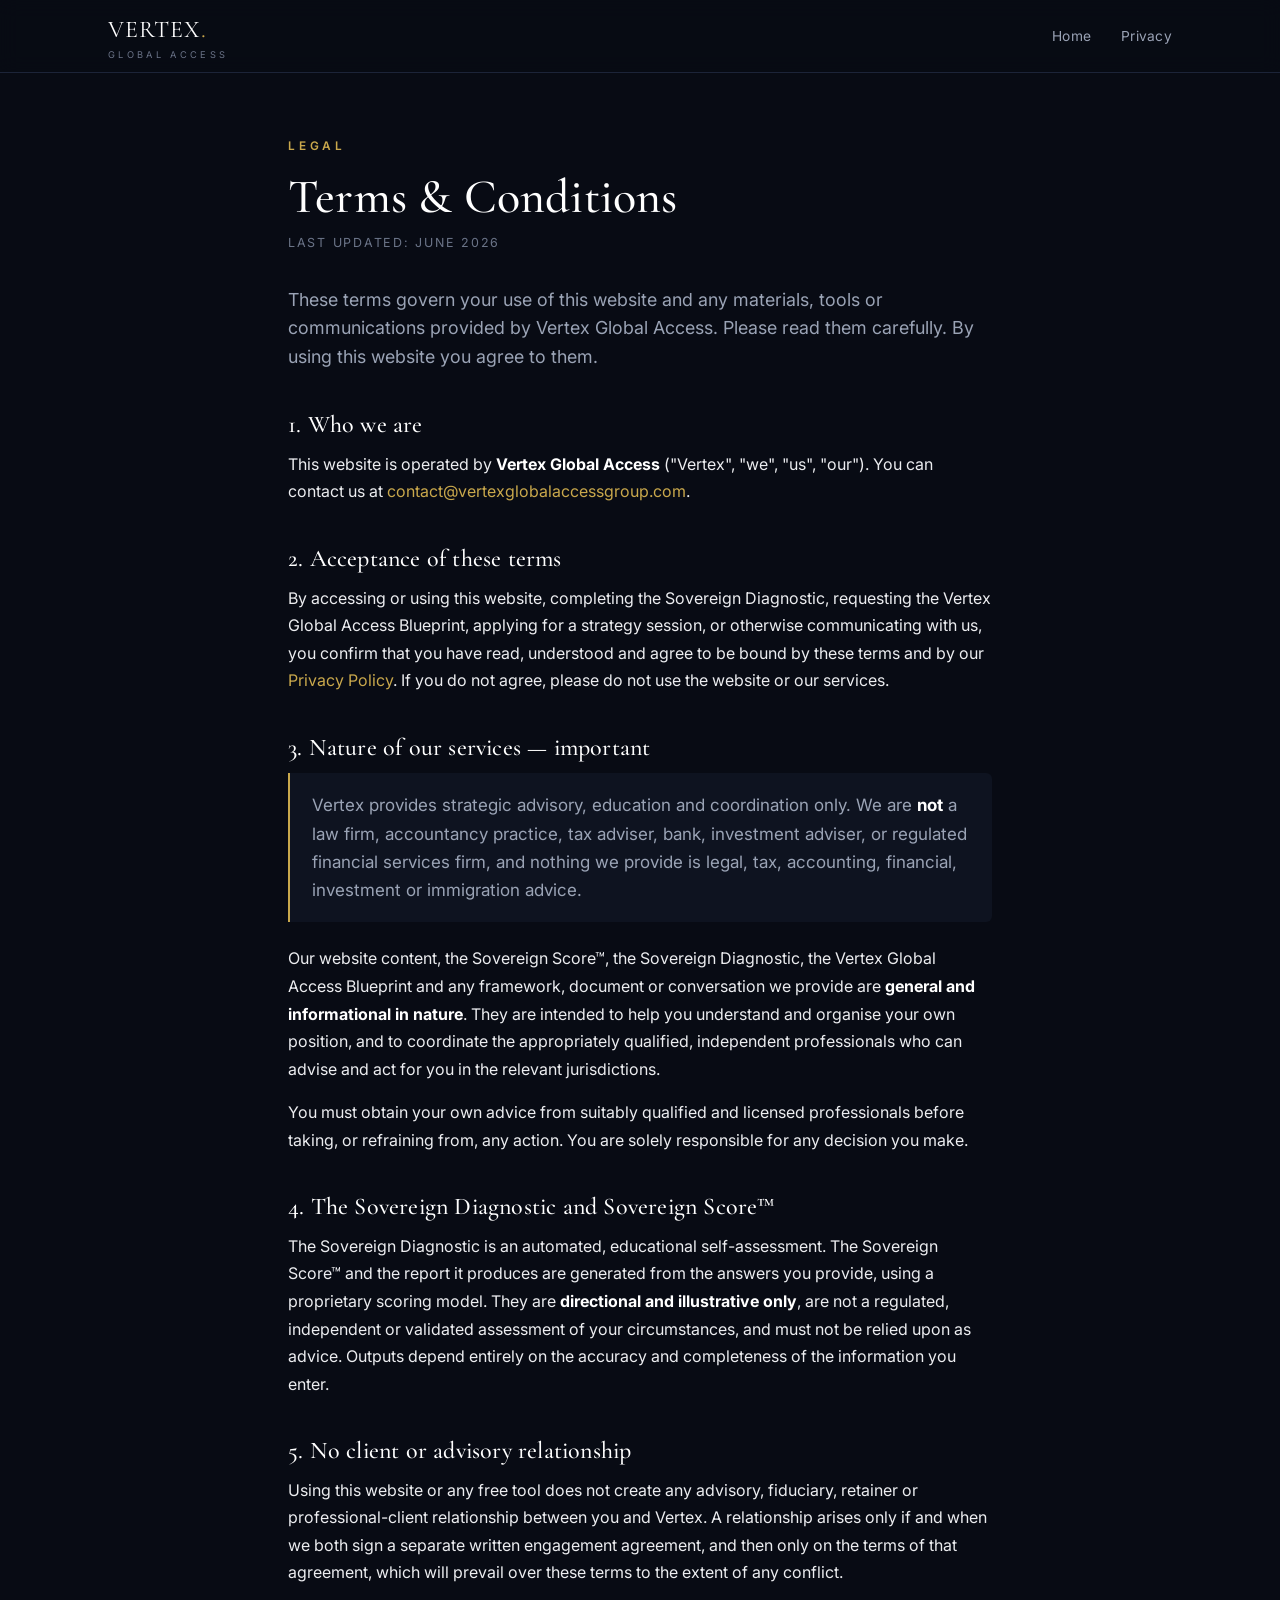
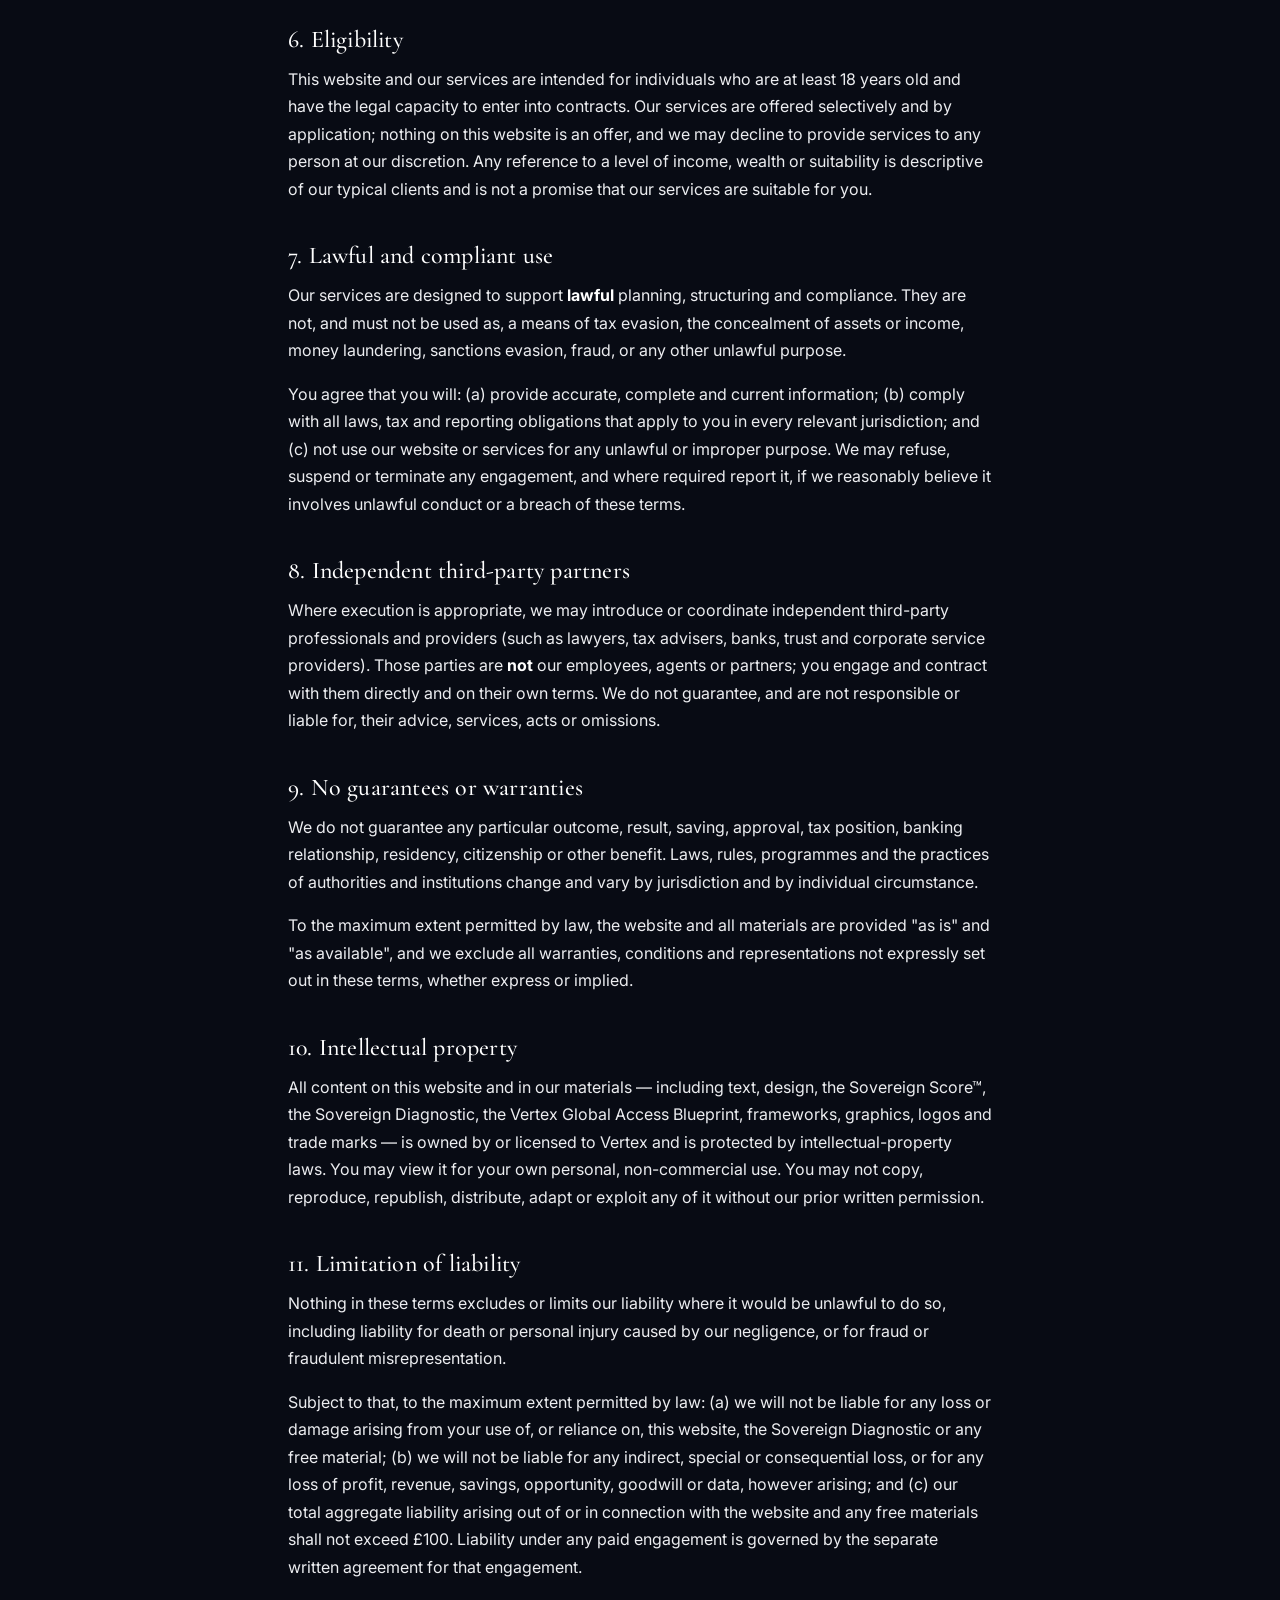
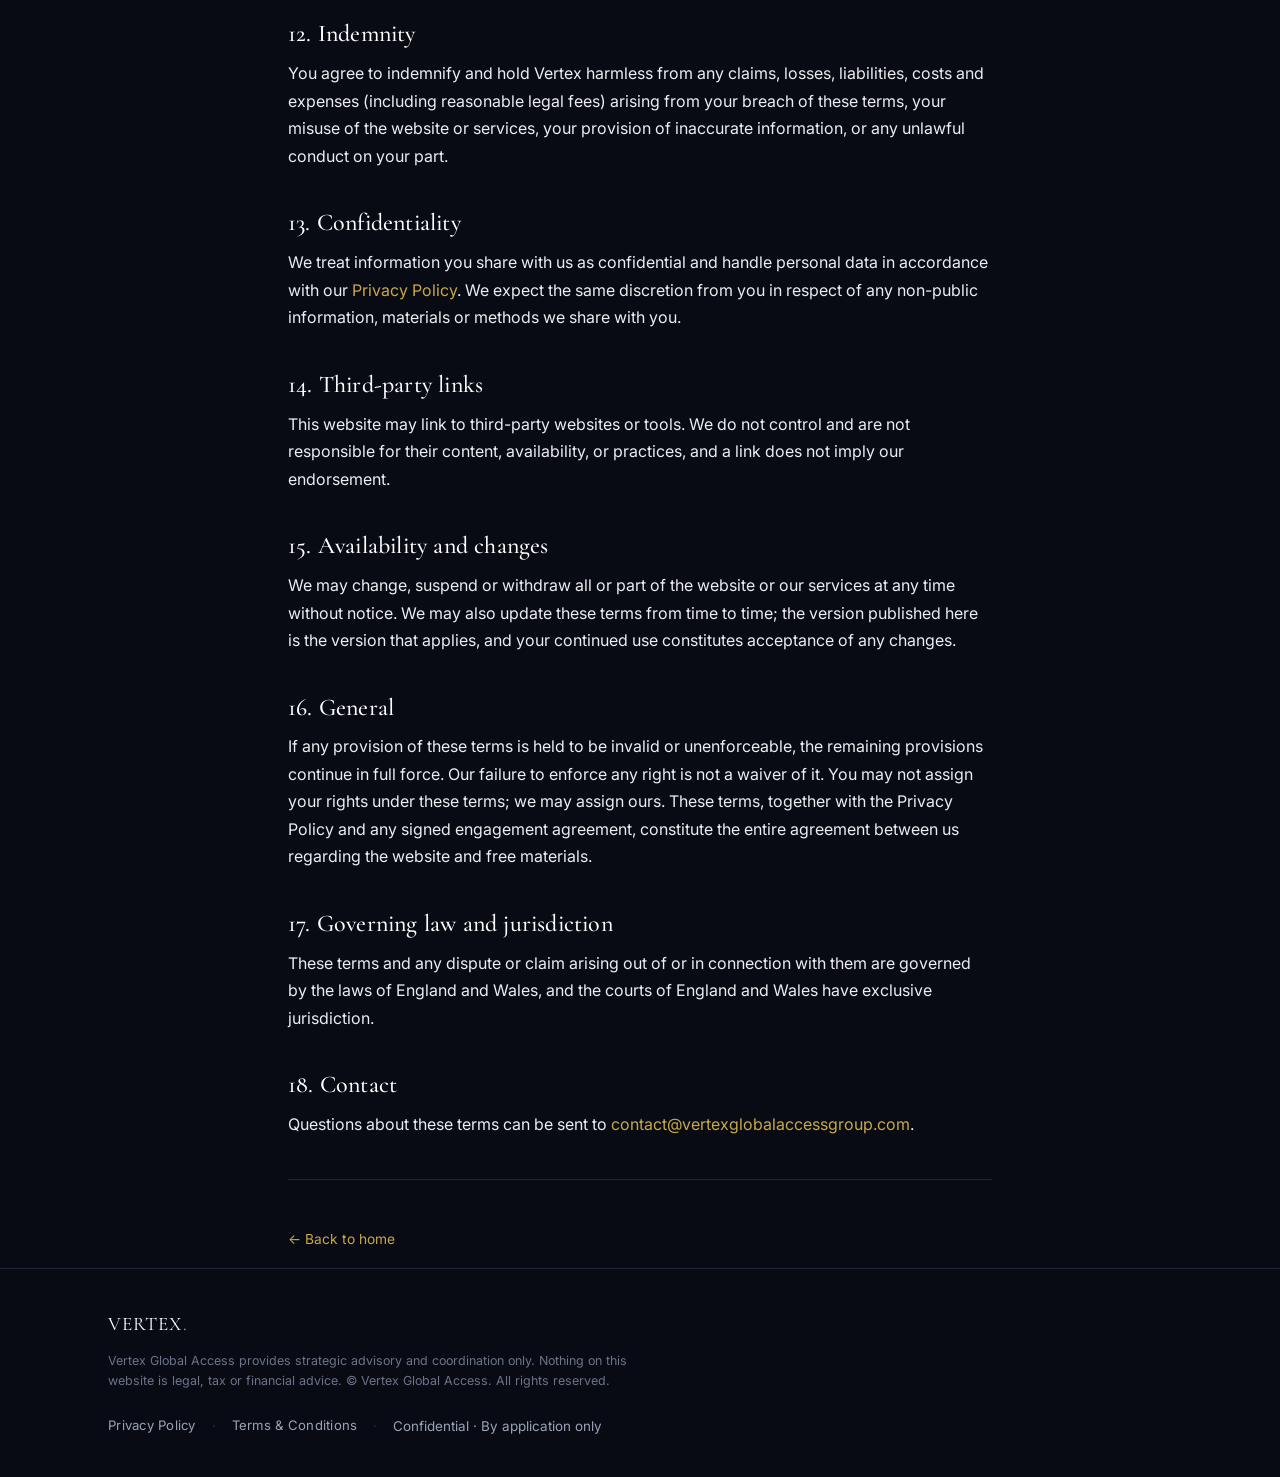
<file: v3/terms.html>
<!doctype html>
<!--
  DRAFT — Terms & Conditions for Vertex Global Access.
  Prepared as a protective template. NOT legal advice. Must be reviewed by a
  qualified solicitor before publication. Replace every [BRACKETED] placeholder
  (legal name, company number, registered address, contact email, governing law)
  before going live.
-->
<html lang="en">
<head>
<meta charset="utf-8">
<meta name="viewport" content="width=device-width, initial-scale=1">
<title>Terms &amp; Conditions — Vertex Global Access</title>
<meta name="robots" content="index,follow">
<link rel="preconnect" href="https://fonts.googleapis.com">
<link rel="preconnect" href="https://fonts.gstatic.com" crossorigin>
<link href="https://fonts.googleapis.com/css2?family=Cormorant+Garamond:ital,wght@0,500;0,600;1,500&family=Inter:wght@400;500;600&display=swap" rel="stylesheet">
<link rel="stylesheet" href="css/styles.css">
</head>
<body>

<div class="topbar">
  <div class="wrap">
    <div class="brand"><a href="index.html" style="color:inherit;">VERTEX<span class="dot">.</span></a><small>Global Access</small></div>
    <nav class="nav">
      <a href="index.html">Home</a>
      <a href="privacy.html">Privacy</a>
    </nav>
  </div>
</div>

<article class="legal">
  <div class="eyebrow">Legal</div>
  <h1>Terms &amp; Conditions</h1>
  <p class="updated">Last updated: June 2026</p>

  <p class="intro">These terms govern your use of this website and any materials, tools or
    communications provided by Vertex Global Access. Please read them carefully. By using this
    website you agree to them.</p>

  <h2>1. Who we are</h2>
  <p>This website is operated by <strong>Vertex Global Access</strong> ("Vertex", "we", "us",
    "our"). You can contact us at
    <a href="mailto:contact@vertexglobalaccessgroup.com">contact@vertexglobalaccessgroup.com</a>.</p>

  <h2>2. Acceptance of these terms</h2>
  <p>By accessing or using this website, completing the Sovereign Diagnostic, requesting the
    Vertex Global Access Blueprint, applying for a strategy session, or otherwise communicating
    with us, you confirm that you have read, understood and agree to be bound by these terms and
    by our <a href="privacy.html">Privacy Policy</a>. If you do not agree, please do not use the
    website or our services.</p>

  <h2>3. Nature of our services — important</h2>
  <div class="callout">Vertex provides strategic advisory, education and coordination only. We are
    <strong>not</strong> a law firm, accountancy practice, tax adviser, bank, investment adviser, or
    regulated financial services firm, and nothing we provide is legal, tax, accounting, financial,
    investment or immigration advice.</div>
  <p>Our website content, the Sovereign Score™, the Sovereign Diagnostic, the Vertex Global Access
    Blueprint and any framework, document or conversation we provide are <strong>general and
    informational in nature</strong>. They are intended to help you understand and organise your
    own position, and to coordinate the appropriately qualified, independent professionals who can
    advise and act for you in the relevant jurisdictions.</p>
  <p>You must obtain your own advice from suitably qualified and licensed professionals before
    taking, or refraining from, any action. You are solely responsible for any decision you make.</p>

  <h2>4. The Sovereign Diagnostic and Sovereign Score™</h2>
  <p>The Sovereign Diagnostic is an automated, educational self-assessment. The Sovereign Score™ and
    the report it produces are generated from the answers you provide, using a proprietary scoring
    model. They are <strong>directional and illustrative only</strong>, are not a regulated,
    independent or validated assessment of your circumstances, and must not be relied upon as advice.
    Outputs depend entirely on the accuracy and completeness of the information you enter.</p>

  <h2>5. No client or advisory relationship</h2>
  <p>Using this website or any free tool does not create any advisory, fiduciary, retainer or
    professional-client relationship between you and Vertex. A relationship arises only if and when
    we both sign a separate written engagement agreement, and then only on the terms of that
    agreement, which will prevail over these terms to the extent of any conflict.</p>

  <h2>6. Eligibility</h2>
  <p>This website and our services are intended for individuals who are at least 18 years old and
    have the legal capacity to enter into contracts. Our services are offered selectively and by
    application; nothing on this website is an offer, and we may decline to provide services to any
    person at our discretion. Any reference to a level of income, wealth or suitability is
    descriptive of our typical clients and is not a promise that our services are suitable for you.</p>

  <h2>7. Lawful and compliant use</h2>
  <p>Our services are designed to support <strong>lawful</strong> planning, structuring and
    compliance. They are not, and must not be used as, a means of tax evasion, the concealment of
    assets or income, money laundering, sanctions evasion, fraud, or any other unlawful purpose.</p>
  <p>You agree that you will: (a) provide accurate, complete and current information; (b) comply with
    all laws, tax and reporting obligations that apply to you in every relevant jurisdiction; and
    (c) not use our website or services for any unlawful or improper purpose. We may refuse,
    suspend or terminate any engagement, and where required report it, if we reasonably believe it
    involves unlawful conduct or a breach of these terms.</p>

  <h2>8. Independent third-party partners</h2>
  <p>Where execution is appropriate, we may introduce or coordinate independent third-party
    professionals and providers (such as lawyers, tax advisers, banks, trust and corporate service
    providers). Those parties are <strong>not</strong> our employees, agents or partners; you engage
    and contract with them directly and on their own terms. We do not guarantee, and are not
    responsible or liable for, their advice, services, acts or omissions.</p>

  <h2>9. No guarantees or warranties</h2>
  <p>We do not guarantee any particular outcome, result, saving, approval, tax position, banking
    relationship, residency, citizenship or other benefit. Laws, rules, programmes and the practices
    of authorities and institutions change and vary by jurisdiction and by individual circumstance.</p>
  <p>To the maximum extent permitted by law, the website and all materials are provided "as is" and
    "as available", and we exclude all warranties, conditions and representations not expressly set
    out in these terms, whether express or implied.</p>

  <h2>10. Intellectual property</h2>
  <p>All content on this website and in our materials — including text, design, the Sovereign Score™,
    the Sovereign Diagnostic, the Vertex Global Access Blueprint, frameworks, graphics, logos and
    trade marks — is owned by or licensed to Vertex and is protected by intellectual-property laws.
    You may view it for your own personal, non-commercial use. You may not copy, reproduce,
    republish, distribute, adapt or exploit any of it without our prior written permission.</p>

  <h2>11. Limitation of liability</h2>
  <p>Nothing in these terms excludes or limits our liability where it would be unlawful to do so,
    including liability for death or personal injury caused by our negligence, or for fraud or
    fraudulent misrepresentation.</p>
  <p>Subject to that, to the maximum extent permitted by law: (a) we will not be liable for any loss
    or damage arising from your use of, or reliance on, this website, the Sovereign Diagnostic or any
    free material; (b) we will not be liable for any indirect, special or consequential loss, or for
    any loss of profit, revenue, savings, opportunity, goodwill or data, however arising; and (c) our
    total aggregate liability arising out of or in connection with the website and any free materials
    shall not exceed £100. Liability under any paid engagement is governed by the separate written
    agreement for that engagement.</p>

  <h2>12. Indemnity</h2>
  <p>You agree to indemnify and hold Vertex harmless from any claims, losses, liabilities, costs and
    expenses (including reasonable legal fees) arising from your breach of these terms, your misuse
    of the website or services, your provision of inaccurate information, or any unlawful conduct on
    your part.</p>

  <h2>13. Confidentiality</h2>
  <p>We treat information you share with us as confidential and handle personal data in accordance
    with our <a href="privacy.html">Privacy Policy</a>. We expect the same discretion from you in
    respect of any non-public information, materials or methods we share with you.</p>

  <h2>14. Third-party links</h2>
  <p>This website may link to third-party websites or tools. We do not control and are not
    responsible for their content, availability, or practices, and a link does not imply our
    endorsement.</p>

  <h2>15. Availability and changes</h2>
  <p>We may change, suspend or withdraw all or part of the website or our services at any time
    without notice. We may also update these terms from time to time; the version published here is
    the version that applies, and your continued use constitutes acceptance of any changes.</p>

  <h2>16. General</h2>
  <p>If any provision of these terms is held to be invalid or unenforceable, the remaining provisions
    continue in full force. Our failure to enforce any right is not a waiver of it. You may not
    assign your rights under these terms; we may assign ours. These terms, together with the Privacy
    Policy and any signed engagement agreement, constitute the entire agreement between us regarding
    the website and free materials.</p>

  <h2>17. Governing law and jurisdiction</h2>
  <p>These terms and any dispute or claim arising out of or in connection with them are governed by
    the laws of England and Wales, and the courts of England and Wales have exclusive jurisdiction.</p>

  <h2>18. Contact</h2>
  <p>Questions about these terms can be sent to
    <a href="mailto:contact@vertexglobalaccessgroup.com">contact@vertexglobalaccessgroup.com</a>.</p>

  <hr>
  <a class="backhome" href="index.html">← Back to home</a>
</article>

<footer>
  <div class="wrap">
    <div>
      <div class="brand" style="font-size:1.2rem;">VERTEX<span class="dot">.</span></div>
      <p class="fineprint">Vertex Global Access provides strategic advisory and coordination only.
        Nothing on this website is legal, tax or financial advice. © Vertex Global Access. All rights reserved.</p>
    </div>
    <div class="flinks">
      <a href="privacy.html">Privacy Policy</a><span class="sep">·</span>
      <a href="terms.html">Terms &amp; Conditions</a><span class="sep">·</span>
      <span class="muted small">Confidential · By application only</span>
    </div>
  </div>
</footer>

</body>
</html>
</file>
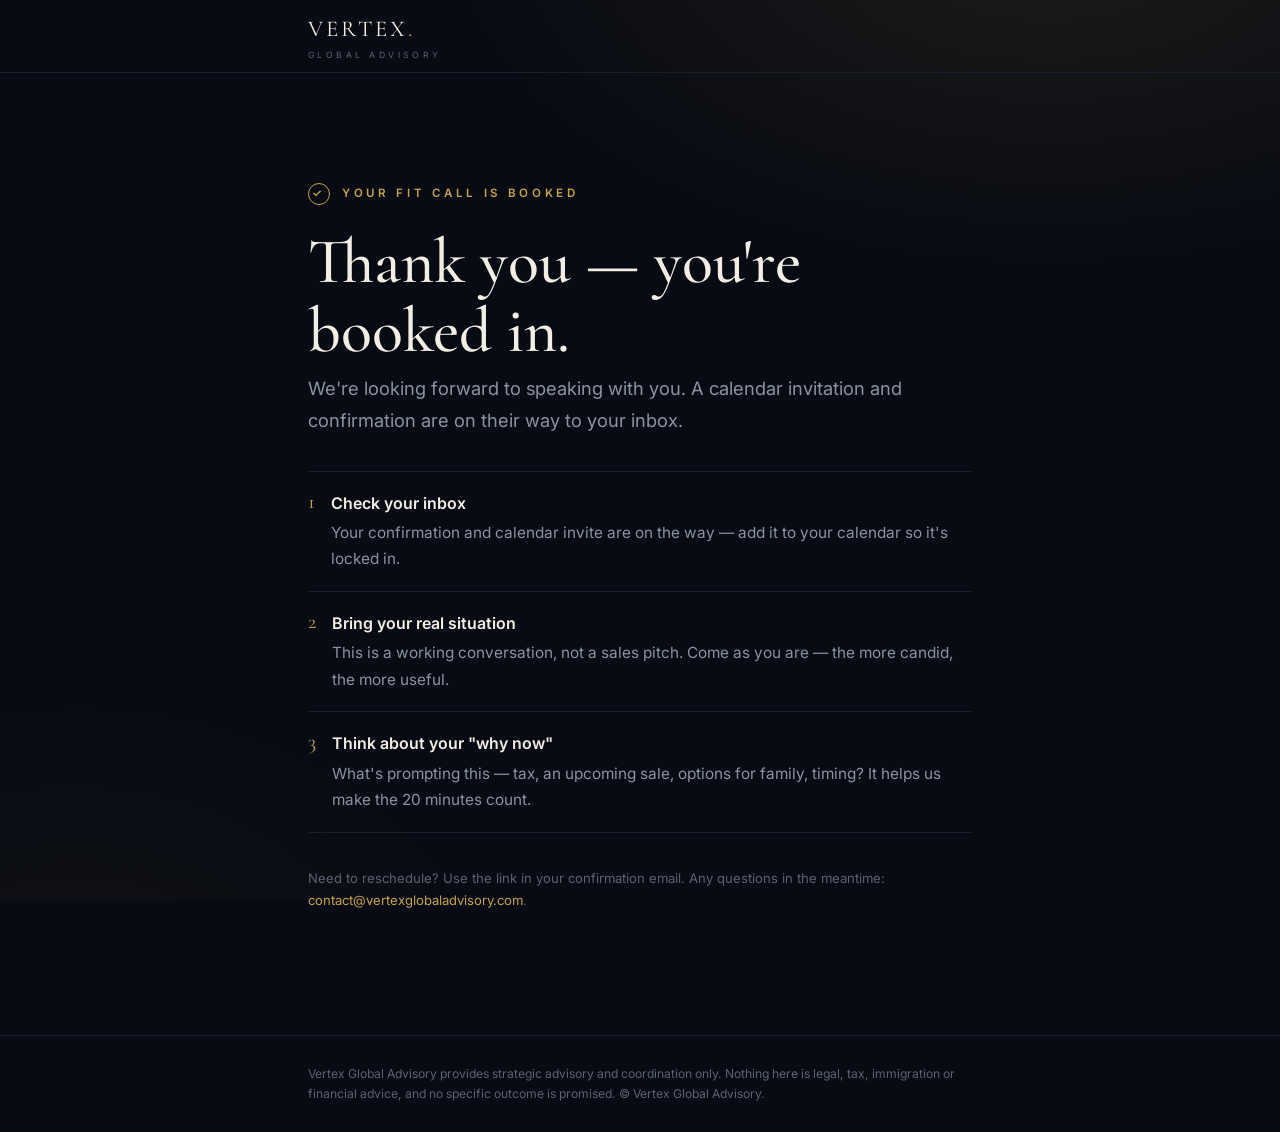
<file: v3/thank-you.html>
<!doctype html>
<!--
  Vertex Global Advisory — Fit Call booked · thank-you / confirmation page.
  Purpose: Calendly redirects here after a booking. This page (1) fires the Meta Pixel conversion,
  and (2) shows the booked name + date/time read from Calendly's redirect query params.
  SET-UP TODO:
    1. Replace YOUR_PIXEL_ID (two places) with your real Meta Pixel ID from Events Manager.
    2. In Calendly → your Fit Call event type → Confirmation Page → "Redirect to an external site" →
       paste this page's URL, and turn ON "Pass event details to your redirected page".
       (Redirect requires a paid Calendly plan — Standard or above.)
-->
<html lang="en">
<head>
<meta charset="utf-8">
<meta name="viewport" content="width=device-width, initial-scale=1">
<title>You're booked — Vertex Global Advisory</title>
<meta name="robots" content="noindex,nofollow">
<link rel="preconnect" href="https://fonts.googleapis.com">
<link rel="preconnect" href="https://fonts.gstatic.com" crossorigin>
<link href="https://fonts.googleapis.com/css2?family=Cormorant+Garamond:wght@500;600&family=Inter:wght@400;500;600&display=swap" rel="stylesheet">

<!-- Meta Pixel Code -->
<script>
!function(f,b,e,v,n,t,s){if(f.fbq)return;n=f.fbq=function(){n.callMethod?
n.callMethod.apply(n,arguments):n.queue.push(arguments)};if(!f._fbq)f._fbq=n;
n.push=n;n.loaded=!0;n.version='2.0';n.queue=[];t=b.createElement(e);t.async=!0;
t.src=v;s=b.getElementsByTagName(e)[0];s.parentNode.insertBefore(t,s)}(window,
document,'script','https://connect.facebook.net/en_US/fbevents.js');
fbq('init', 'YOUR_PIXEL_ID');          /* ← replace with your Pixel ID */
fbq('track', 'PageView');
fbq('track', 'Schedule');              /* conversion: Fit Call booked */
</script>
<noscript><img height="1" width="1" style="display:none"
  src="https://www.facebook.com/tr?id=YOUR_PIXEL_ID&ev=PageView&noscript=1"/></noscript>
<!-- End Meta Pixel Code -->

<style>
:root{
  --navy:#080B13; --navy-2:#0B0F1A; --panel:#10151F; --line:#212A3C; --line-soft:#171E2C; --line-gold:rgba(198,162,76,.34);
  --gold:#C6A24C; --gold-2:#E6D29A; --ivory:#F2EEE4; --text:#CBD0D9; --muted:#8B93A2; --muted-2:#5A6273;
  --serif:'Cormorant Garamond',Georgia,serif; --sans:'Inter',system-ui,-apple-system,'Segoe UI',Roboto,Arial,sans-serif;
  --ease-out:cubic-bezier(.22,.61,.36,1);
}
*{box-sizing:border-box;} html,body{overflow-x:clip;}
body{margin:0;min-height:100vh;background:var(--navy);color:var(--text);font-family:var(--sans);
  font-size:17.5px;line-height:1.72;-webkit-font-smoothing:antialiased;
  display:flex;flex-direction:column;
  background-image:radial-gradient(1000px 560px at 82% -8%,rgba(198,162,76,.11),transparent 60%),
    radial-gradient(700px 560px at 6% 116%,rgba(198,162,76,.05),transparent 62%);background-attachment:fixed;}
h1,h2{font-family:var(--serif);font-weight:500;color:var(--ivory);margin:0;line-height:1.08;overflow-wrap:anywhere;}
h1{font-size:clamp(2.4rem,5.4vw,4rem);} p{margin:0 0 1em;}
a{color:var(--gold);text-decoration:none;} a:hover{color:var(--gold-2);}
.wrap{max-width:720px;margin:0 auto;padding:0 28px;}
.topbar{border-bottom:1px solid var(--line-soft);}
.topbar .wrap{display:flex;align-items:center;height:72px;}
.brand{font-family:var(--serif);font-size:1.42rem;color:var(--ivory);letter-spacing:.14em;}
.brand .dot{color:var(--gold);}
.brand small{display:block;font-family:var(--sans);font-size:.54rem;letter-spacing:.4em;text-transform:uppercase;color:var(--muted-2);margin-top:-1px;}
.main{flex:1;display:flex;align-items:center;padding:clamp(56px,10vw,110px) 0;}
.eyebrow{font-family:var(--sans);font-size:.72rem;font-weight:600;letter-spacing:.32em;text-transform:uppercase;color:var(--gold);margin:0 0 22px;display:flex;align-items:center;gap:12px;}
.check{width:22px;height:22px;border-radius:50%;border:1px solid var(--gold);display:inline-flex;align-items:center;justify-content:center;color:var(--gold);font-size:.7rem;}
.lead{font-size:1.15rem;color:var(--muted);max-width:56ch;margin-top:8px;}
.slot{margin:34px 0;padding:26px 30px;border:1px solid var(--line-gold);border-radius:2px;
  background:linear-gradient(158deg,#15192a,#0f1320);position:relative;}
.slot:before{content:"";position:absolute;left:0;top:0;bottom:0;width:2px;background:var(--gold);}
.slot .tag{font-family:var(--sans);font-size:.66rem;letter-spacing:.24em;text-transform:uppercase;color:var(--gold);margin:0 0 8px;}
.slot .when{font-family:var(--serif);font-size:clamp(1.4rem,3vw,2rem);color:#fff;line-height:1.2;}
.slot .len{color:var(--muted);font-size:.92rem;margin-top:6px;}
.next{list-style:none;padding:0;margin:34px 0 0;border-top:1px solid var(--line-soft);}
.next li{display:grid;grid-template-columns:auto 1fr;gap:16px;padding:18px 0;border-bottom:1px solid var(--line-soft);align-items:start;}
.next .n{font-family:var(--serif);color:var(--gold);font-size:1.3rem;line-height:1.2;}
.next h3{font-family:var(--sans);font-size:1rem;font-weight:600;color:var(--ivory);margin:0 0 3px;}
.next p{margin:0;color:var(--muted);font-size:.96rem;}
.foot{color:var(--muted-2);font-size:.82rem;margin-top:34px;}
footer{border-top:1px solid var(--line-soft);padding:28px 0;}
.fineprint{color:var(--muted-2);font-size:.76rem;line-height:1.65;margin:0;}
</style>
</head>
<body>

<div class="topbar"><div class="wrap"><div class="brand">VERTEX<span class="dot">.</span><small>Global Advisory</small></div></div></div>

<div class="main">
  <div class="wrap">
    <p class="eyebrow"><span class="check">&#10003;</span> Your Fit Call is booked</p>
    <h1 id="headline">Thank you — you're booked in.</h1>
    <p class="lead" id="lead">We're looking forward to speaking with you. A calendar invitation and confirmation are on their way to your inbox.</p>

    <div class="slot" id="slot" hidden>
      <p class="tag">Your Fit Call</p>
      <div class="when" id="when">—</div>
      <p class="len">20 minutes · by phone or video · details in your calendar invite</p>
    </div>

    <ul class="next">
      <li><span class="n">1</span><div><h3>Check your inbox</h3><p>Your confirmation and calendar invite are on the way — add it to your calendar so it's locked in.</p></div></li>
      <li><span class="n">2</span><div><h3>Bring your real situation</h3><p>This is a working conversation, not a sales pitch. Come as you are — the more candid, the more useful.</p></div></li>
      <li><span class="n">3</span><div><h3>Think about your "why now"</h3><p>What's prompting this — tax, an upcoming sale, options for family, timing? It helps us make the 20 minutes count.</p></div></li>
    </ul>

    <p class="foot">Need to reschedule? Use the link in your confirmation email. Any questions in the meantime:
      <a href="mailto:contact@vertexglobaladvisory.com">contact@vertexglobaladvisory.com</a>.</p>
  </div>
</div>

<footer><div class="wrap">
  <p class="fineprint">Vertex Global Advisory provides strategic advisory and coordination only. Nothing here is legal, tax,
    immigration or financial advice, and no specific outcome is promised. © Vertex Global Advisory.</p>
</div></footer>

<script>
  (function(){
    var qs = new URLSearchParams(window.location.search);
    // Calendly (with "pass event details" on) appends invitee_full_name and event_start_time.
    var name  = qs.get('invitee_full_name') || qs.get('name') || '';
    var start = qs.get('event_start_time') || qs.get('start') || '';
    if(name){
      var first = name.trim().split(/\s+/)[0];
      document.getElementById('headline').textContent = 'Thank you, ' + first + " — you're booked in.";
    }
    if(start){
      var d = new Date(start);
      if(!isNaN(d)){
        var day  = d.toLocaleDateString(undefined,{weekday:'long', day:'numeric', month:'long', year:'numeric'});
        var time = d.toLocaleTimeString(undefined,{hour:'numeric', minute:'2-digit'});
        document.getElementById('when').textContent = day + ' at ' + time;
        document.getElementById('slot').hidden = false;
        document.getElementById('lead').textContent =
          'We’re looking forward to speaking with you. Your Fit Call is confirmed for the time below, and a calendar invite is on its way to your inbox.';
      }
    }
  })();
</script>

</body>
</html>
</file>
<file: css/styles.css>
/* Hallmark · genre: editorial · macrostructure: Long Document · theme: custom (navy/gold)
 * enrichment: Tier-B hand-built SVG · nav: N6 masthead · footer: Ft1 mast-headed
 * pre-emit critique: P5 H5 E5 S4 R5 V4
 */

:root{
  /* — colour (custom OKLCH · cool navy ground, warm ivory ink, gold accent) — */
  --color-paper:      oklch(15% 0.022 255);
  --color-paper-2:    oklch(19% 0.026 255);
  --color-paper-3:    oklch(23% 0.030 255);
  --color-rule:       oklch(36% 0.022 255);
  --color-rule-soft:  oklch(27% 0.020 255);
  --color-neutral:    oklch(62% 0.018 250);
  --color-muted:      oklch(76% 0.020 80);
  --color-ink:        oklch(94% 0.018 85);
  --color-accent:     oklch(78% 0.118 86);
  --color-accent-2:   oklch(85% 0.110 88);
  --color-accent-ink: oklch(20% 0.030 255);
  --color-focus:      oklch(82% 0.130 88);

  /* — type — */
  --font-display: "Cormorant Garamond", Georgia, "Times New Roman", serif;
  --font-body:    "Newsreader", Georgia, serif;

  --text-xs:  0.78rem;
  --text-sm:  0.92rem;
  --text-base:1.125rem;
  --text-md:  1.32rem;
  --text-lg:  1.6rem;
  --text-xl:  2.1rem;
  --text-2xl: 2.7rem;
  --text-display: clamp(2.3rem, 4.4vw + 1rem, 3.7rem);
  --text-figure:  clamp(2.6rem, 6vw, 4.4rem);

  /* — space (4pt named) — */
  --space-2xs:.25rem; --space-xs:.5rem; --space-sm:.75rem; --space-md:1rem;
  --space-lg:1.5rem; --space-xl:2.5rem; --space-2xl:4rem; --space-3xl:6rem; --space-4xl:9rem;

  --measure: 62ch;
  --ease-out: cubic-bezier(0.16,1,0.3,1);
  --dur: 240ms;

  --z-base:1; --z-sticky:200;
}

*{box-sizing:border-box;}
html{overflow-x:clip;}
body{
  overflow-x:clip; margin:0;
  background:var(--color-paper); color:var(--color-ink);
  font-family:var(--font-body); font-size:var(--text-base);
  line-height:1.72; font-weight:380;
  -webkit-font-smoothing:antialiased; text-rendering:optimizeLegibility;
  font-variant-numeric:oldstyle-nums;
}
::selection{background:var(--color-accent); color:var(--color-accent-ink);}

h1,h2,h3{font-family:var(--font-display); font-style:normal; font-weight:500;
  color:#fff; line-height:1.08; letter-spacing:.2px; margin:0;}
p{margin:0 0 1.15em;}
a{color:var(--color-accent); text-decoration:none;}
a:hover{color:var(--color-accent-2);}
:focus-visible{outline:2px solid var(--color-focus); outline-offset:3px; border-radius:1px;}

.wrap{max-width:840px; margin:0 auto; padding:0 28px;}
.measure{max-width:var(--measure);}

/* — small-caps micro-label (no third font; body face, tracked) — */
.kicker{font-family:var(--font-body); font-weight:500; font-size:var(--text-sm);
  letter-spacing:.22em; text-transform:uppercase; color:var(--color-accent);
  font-variant-numeric:lining-nums;}
.kicker.dim{color:var(--color-neutral);}

/* — masthead (N6) — */
.masthead{border-bottom:1px solid var(--color-rule); position:sticky; top:0; z-index:var(--z-sticky);
  background:color-mix(in oklch, var(--color-paper) 88%, transparent); backdrop-filter:blur(8px);}
.masthead .row1{display:flex; align-items:center; justify-content:center; padding:18px 28px 10px;}
.wordmark{font-family:var(--font-display); font-weight:600; color:#fff;
  font-size:1.7rem; letter-spacing:.06em;}
.wordmark .dot{color:var(--color-accent);}
.masthead .row2{display:flex; align-items:center; justify-content:space-between; gap:16px;
  max-width:840px; margin:0 auto; padding:0 28px 12px;
  border-top:1px solid var(--color-rule-soft); padding-top:9px;}
.masthead .issue{font-size:var(--text-xs); letter-spacing:.18em; text-transform:uppercase;
  color:var(--color-neutral); font-variant-numeric:lining-nums;}
.masthead .row2 a{font-size:var(--text-xs); letter-spacing:.16em; text-transform:uppercase;
  color:var(--color-muted); white-space:nowrap;}
.masthead .row2 a:hover{color:var(--color-accent);}

/* — document body — */
.doc{padding:var(--space-3xl) 0 var(--space-2xl);}
.lede{font-size:var(--text-md); color:var(--color-muted); line-height:1.6; max-width:58ch;}

.statement{font-family:var(--font-display); font-weight:500; color:#fff;
  font-size:var(--text-display); line-height:1.1; letter-spacing:.3px;
  max-width:18ch; margin:0 0 var(--space-lg);}
.statement em{font-style:normal; color:var(--color-accent);}

/* drop cap on the opening paragraph */
.opening{max-width:var(--measure); font-size:var(--text-md); line-height:1.66;}
.opening::first-letter{font-family:var(--font-display); font-weight:600; color:var(--color-accent);
  float:left; font-size:4.4rem; line-height:.78; padding:6px 12px 0 0;}

/* section heads emerge inline */
.h-section{font-size:var(--text-xl); color:#fff; margin:0 0 var(--space-md); max-width:24ch;}
.prose{max-width:var(--measure);}
.prose p{color:var(--color-ink);}
.prose .sub{color:var(--color-muted);}

/* rhythm: vary the gaps deliberately */
.block{padding-block:var(--space-2xl);}
.block.tight{padding-block:var(--space-xl);}
.block + .block{border-top:1px solid var(--color-rule-soft);}

/* ornament divider */
.ornament{text-align:center; color:var(--color-accent); letter-spacing:1em;
  padding:var(--space-xl) 0 calc(var(--space-xl) - 1em); font-size:.7rem;}

/* pillars as a definition list (NOT an icon grid) */
.deflist{display:grid; grid-template-columns:minmax(0,9.5rem) 1fr; gap:var(--space-sm) var(--space-xl);
  max-width:var(--measure); margin-top:var(--space-md);}
.deflist dt{font-family:var(--font-display); font-size:var(--text-md); color:var(--color-accent-2);
  font-weight:500; padding-top:.15em;}
.deflist dd{margin:0; color:var(--color-muted); padding-bottom:var(--space-sm);
  border-bottom:1px solid var(--color-rule-soft);}
.deflist dt:last-of-type + dd, .deflist dd:last-child{border-bottom:0;}

/* From -> To as a hairline two-column (not cards) */
.shift{display:grid; grid-template-columns:1fr 1fr; gap:var(--space-2xl); max-width:var(--measure); margin-top:var(--space-lg);}
.shift h4{font-family:var(--font-body); font-size:var(--text-xs); letter-spacing:.16em;
  text-transform:uppercase; color:var(--color-neutral); margin:0 0 var(--space-md); font-weight:600;}
.shift .to h4{color:var(--color-accent);}
.shift ul{list-style:none; margin:0; padding:0;}
.shift li{padding:9px 0; border-top:1px solid var(--color-rule-soft); color:var(--color-ink); font-size:var(--text-sm);}
.shift li:first-child{border-top:0;}
.shift .from li{color:var(--color-neutral);}

/* process — genuinely ordinal, numbered, single column */
.steps{max-width:var(--measure); margin-top:var(--space-md);}
.step{display:grid; grid-template-columns:auto 1fr; gap:var(--space-lg); padding:var(--space-lg) 0;
  border-top:1px solid var(--color-rule-soft);}
.step:first-child{border-top:0;}
.step .n{font-family:var(--font-display); font-size:var(--text-2xl); color:var(--color-accent);
  line-height:.9; font-variant-numeric:lining-nums;}
.step h3{font-size:var(--text-lg); margin:0 0 var(--space-xs);}
.step p{margin:0; color:var(--color-muted); font-size:var(--text-sm);}
.step .more{display:inline-block; margin-top:var(--space-sm); font-size:var(--text-sm);
  letter-spacing:.04em; border-bottom:1px solid var(--color-accent); padding-bottom:1px;}

/* fit list (for / not) */
.fit{display:grid; grid-template-columns:1fr 1fr; gap:var(--space-2xl); max-width:var(--measure); margin-top:var(--space-lg);}
.fit h4{font-family:var(--font-body); font-size:var(--text-xs); letter-spacing:.16em; text-transform:uppercase; margin:0 0 var(--space-md); font-weight:600;}
.fit .yes h4{color:var(--color-accent);}
.fit .no h4{color:var(--color-neutral);}
.fit ul{list-style:none; margin:0; padding:0;}
.fit li{padding:8px 0 8px 22px; position:relative; font-size:var(--text-sm); color:var(--color-ink); border-top:1px solid var(--color-rule-soft);}
.fit li:first-child{border-top:0;}
.fit .yes li::before{content:"—"; position:absolute; left:0; color:var(--color-accent);}
.fit .no li::before{content:"\00d7"; position:absolute; left:0; color:var(--color-neutral);}
.fit .no li{color:var(--color-neutral);}

/* blueprint list */
.blueprint{max-width:var(--measure);}
.blueprint ul{list-style:none; margin:var(--space-md) 0 0; padding:0;}
.blueprint li{padding:11px 0 11px 26px; position:relative; border-top:1px solid var(--color-rule-soft); color:var(--color-ink);}
.blueprint li:first-child{border-top:0;}
.blueprint li::before{content:"\25C6"; position:absolute; left:0; top:12px; font-size:.6rem; color:var(--color-accent);}

/* diagram (bespoke SVG) */
.figure{max-width:var(--measure); margin:var(--space-xl) auto 0; text-align:center;}
.figure svg{max-width:100%; height:auto;}
.figure figcaption{margin-top:var(--space-sm); font-size:var(--text-xs); letter-spacing:.12em;
  text-transform:uppercase; color:var(--color-neutral);}

/* CTA — typographic-first, one restrained gold button */
.cta-link{display:inline-block; border-bottom:1px solid var(--color-accent); padding-bottom:2px;
  font-size:var(--text-md); font-family:var(--font-display); letter-spacing:.01em;}
.btn{display:inline-block; font-family:var(--font-body); font-size:var(--text-sm); font-weight:600;
  letter-spacing:.06em; text-transform:uppercase; padding:15px 30px; border-radius:2px;
  background:var(--color-accent); color:var(--color-accent-ink); transition:background var(--dur) var(--ease-out), transform var(--dur) var(--ease-out);}
.btn:hover{background:var(--color-accent-2); color:var(--color-accent-ink); transform:translateY(-1px);}
.btn.ghost{background:transparent; color:var(--color-ink); border:1px solid var(--color-rule);}
.btn.ghost:hover{border-color:var(--color-accent); color:var(--color-accent); background:transparent;}
.actions{display:flex; gap:var(--space-md); flex-wrap:wrap; align-items:center; margin-top:var(--space-lg);}

/* exclusivity — quiet inset */
.exclusivity{max-width:var(--measure); color:var(--color-muted); font-style:italic; font-size:var(--text-md);
  border-left:1px solid var(--color-accent); padding-left:var(--space-lg);}

/* close */
.close{max-width:var(--measure);}
.close .agenda{list-style:none; margin:var(--space-md) 0 var(--space-lg); padding:0; color:var(--color-ink);}
.close .agenda li{padding:7px 0; border-top:1px solid var(--color-rule-soft); font-size:var(--text-sm);}
.close .agenda li:first-child{border-top:0;}

/* footer (Ft1 mast-headed) */
footer{border-top:1px solid var(--color-rule); margin-top:var(--space-3xl); padding:var(--space-2xl) 0 var(--space-xl);}
footer .fwrap{max-width:840px; margin:0 auto; padding:0 28px;}
footer .fmast{font-family:var(--font-display); font-size:1.4rem; color:#fff; letter-spacing:.06em;}
footer .ftag{color:var(--color-neutral); font-size:var(--text-sm); margin-top:4px;}
footer .fine{color:var(--color-neutral); font-size:var(--text-xs); line-height:1.6; max-width:74ch; margin-top:var(--space-lg);}

/* responsive */
@media (max-width:680px){
  .wrap, footer .fwrap{padding:0 20px;}
  .doc{padding:var(--space-2xl) 0;}
  .deflist{grid-template-columns:1fr; gap:var(--space-2xs);}
  .deflist dt{padding-top:var(--space-sm); color:var(--color-accent-2);}
  .deflist dd{padding-bottom:var(--space-md);}
  .shift, .fit{grid-template-columns:1fr; gap:var(--space-xl);}
  .step{grid-template-columns:1fr; gap:var(--space-xs);}
  .opening::first-letter{font-size:3.4rem;}
  .masthead .row2{flex-direction:column; gap:6px; align-items:flex-start;}
  .actions .btn{width:100%; text-align:center;}
}
@media (prefers-reduced-motion:reduce){*{transition:none !important;}}
</file>
<file: before/css/styles.css>
/* Vertex Global Access — homepage. Private-bank brand: deep navy + gold.
   Display: Cormorant Garamond · Body/UI: Inter (system fallbacks). */

:root{
  --navy:#080B14;
  --navy-2:#0E1320;
  --panel:#121829;
  --panel-2:#161D30;
  --line:#26304A;
  --line-soft:#1C2438;
  --gold:#C9A84C;
  --gold-soft:#DCC079;
  --text:#ECEDF0;
  --muted:#9AA3B5;
  --muted-2:#6B7488;
  --red:#C0392B; --amber:#D4912B; --green:#3F7A52;
  --serif:'Cormorant Garamond',Georgia,'Times New Roman',serif;
  --sans:'Inter',system-ui,-apple-system,'Segoe UI',Roboto,Helvetica,Arial,sans-serif;
  --maxw:1120px;
}

*{box-sizing:border-box;}
html{scroll-behavior:smooth;}
body{margin:0;background:var(--navy);color:var(--text);font-family:var(--sans);
  line-height:1.65;font-size:17px;-webkit-font-smoothing:antialiased;}
a{color:var(--gold);text-decoration:none;}
a:hover{color:var(--gold-soft);}

h1,h2,h3{font-family:var(--serif);font-weight:500;line-height:1.12;color:#fff;margin:0;letter-spacing:.2px;}
h1{font-size:clamp(2.4rem,5vw,4rem);}
h2{font-size:clamp(1.8rem,3.4vw,2.7rem);}
h3{font-size:1.35rem;}
p{margin:0 0 1em;}
.muted{color:var(--muted);}
.gold{color:var(--gold);}
.center{text-align:center;}
.lead{font-size:1.18rem;color:var(--muted);}

.wrap{max-width:var(--maxw);margin:0 auto;padding:0 28px;}
.narrow{max-width:760px;}
.section{padding:96px 0;}
.section.tight{padding:64px 0;}
hr.rule{border:0;height:1px;background:var(--line-soft);margin:0;}

.eyebrow{font-family:var(--sans);font-size:.74rem;font-weight:600;letter-spacing:.32em;
  text-transform:uppercase;color:var(--gold);margin-bottom:22px;}
.eyebrow.dim{color:var(--muted-2);}

/* Top bar -------------------------------------------------------- */
.topbar{position:sticky;top:0;z-index:20;background:rgba(8,11,20,.82);
  backdrop-filter:blur(10px);border-bottom:1px solid var(--line-soft);}
.topbar .wrap{display:flex;align-items:center;justify-content:space-between;height:72px;}
.brand{font-family:var(--serif);font-size:1.5rem;color:#fff;letter-spacing:1px;}
.brand .dot{color:var(--gold);}
.brand small{display:block;font-family:var(--sans);font-size:.58rem;letter-spacing:.36em;
  text-transform:uppercase;color:var(--muted-2);margin-top:-2px;}
.nav{display:flex;align-items:center;gap:30px;}
.nav a{color:var(--muted);font-size:.86rem;letter-spacing:.02em;}
.nav a:hover{color:#fff;}
.nav .btn{padding:11px 22px;}
@media(max-width:760px){.nav a:not(.btn){display:none;}}

/* Buttons -------------------------------------------------------- */
.btn{display:inline-block;cursor:pointer;border:0;border-radius:2px;font-family:var(--sans);
  font-size:.95rem;font-weight:500;letter-spacing:.02em;padding:16px 34px;transition:.18s;text-align:center;}
.btn-gold{background:var(--gold);color:#0a0a0a;font-weight:600;}
.btn-gold:hover{background:var(--gold-soft);color:#0a0a0a;transform:translateY(-1px);}
.btn-ghost{background:transparent;color:var(--text);border:1px solid var(--line);}
.btn-ghost:hover{border-color:var(--gold);color:var(--gold);}
.btn-row{display:flex;gap:16px;flex-wrap:wrap;}
.btn-row.center{justify-content:center;}

/* Hero ----------------------------------------------------------- */
.hero{position:relative;padding:120px 0 100px;overflow:hidden;
  background:
    radial-gradient(900px 480px at 78% -10%,rgba(201,168,76,.13),transparent 62%),
    radial-gradient(700px 500px at 10% 110%,rgba(201,168,76,.06),transparent 60%),
    linear-gradient(180deg,#0A0E1A,#080B14);}
.hero:before{content:"";position:absolute;inset:0;
  background-image:linear-gradient(var(--line-soft) 1px,transparent 1px),linear-gradient(90deg,var(--line-soft) 1px,transparent 1px);
  background-size:64px 64px;opacity:.18;mask-image:radial-gradient(680px 420px at 70% 20%,#000,transparent 75%);}
.hero .wrap{position:relative;}
.hero h1{max-width:16ch;}
.hero .sub{font-family:var(--serif);font-size:clamp(1.3rem,2.2vw,1.7rem);color:var(--gold-soft);
  font-style:italic;margin:20px 0 18px;font-weight:400;}
.hero .intro{max-width:60ch;font-size:1.12rem;color:var(--muted);margin-bottom:34px;}
.hero .meta{margin-top:30px;color:var(--muted-2);font-size:.86rem;letter-spacing:.04em;
  display:flex;gap:10px;flex-wrap:wrap;align-items:center;}
.hero .meta b{color:var(--gold);font-weight:600;}
.dotsep{color:var(--line);}

/* Statement / pull sections ------------------------------------- */
.statement{background:var(--navy-2);border-top:1px solid var(--line-soft);border-bottom:1px solid var(--line-soft);}
.statement h2{max-width:20ch;}
.statement p{max-width:60ch;font-size:1.15rem;color:var(--muted);}

/* Section header ------------------------------------------------- */
.sec-head{max-width:64ch;margin-bottom:48px;}
.sec-head.center{margin-left:auto;margin-right:auto;text-align:center;}
.sec-head p{color:var(--muted);font-size:1.1rem;margin-top:14px;}

/* Grids / cards -------------------------------------------------- */
.grid{display:grid;gap:22px;}
.g2{grid-template-columns:1fr 1fr;}
.g3{grid-template-columns:repeat(3,1fr);}
.g4{grid-template-columns:repeat(4,1fr);}
@media(max-width:900px){.g3,.g4{grid-template-columns:1fr 1fr;}}
@media(max-width:620px){.g2,.g3,.g4{grid-template-columns:1fr;}}

.card{background:var(--panel);border:1px solid var(--line-soft);border-radius:8px;padding:30px;transition:.18s;}
.card:hover{border-color:var(--line);transform:translateY(-2px);}
.card .num{font-family:var(--serif);font-size:1.4rem;color:var(--gold);}
.card h3{margin:14px 0 10px;font-size:1.18rem;}
.card p{margin:0;color:var(--muted);font-size:.96rem;}

.pillar{border-left:2px solid var(--gold);padding:6px 0 6px 20px;}
.pillar h3{font-family:var(--sans);font-size:1.02rem;font-weight:600;color:#fff;margin:0 0 6px;}
.pillar p{margin:0;color:var(--muted);font-size:.94rem;}

/* Step (process) ------------------------------------------------- */
.step{position:relative;background:var(--panel);border:1px solid var(--line-soft);border-radius:8px;padding:32px 30px;}
.step .step-n{font-family:var(--serif);font-size:2.6rem;color:var(--gold);line-height:1;opacity:.85;}
.step h3{margin:12px 0 10px;}
.step p{margin:0;color:var(--muted);font-size:.96rem;}

/* From -> To comparison ------------------------------------------ */
.compare{display:grid;grid-template-columns:1fr auto 1fr;gap:24px;align-items:stretch;}
@media(max-width:760px){.compare{grid-template-columns:1fr;}.compare .arrow{transform:rotate(90deg);margin:-4px auto;}}
.compare .col{background:var(--panel);border:1px solid var(--line-soft);border-radius:8px;padding:28px;}
.compare .col.to{border-color:rgba(201,168,76,.4);background:linear-gradient(180deg,#15192a,#111322);}
.compare .col h4{font-family:var(--sans);font-size:.72rem;letter-spacing:.18em;text-transform:uppercase;
  margin:0 0 16px;color:var(--muted-2);}
.compare .col.to h4{color:var(--gold);}
.compare .arrow{display:flex;align-items:center;justify-content:center;color:var(--gold);font-size:1.6rem;}

/* Tick lists ----------------------------------------------------- */
.ticks{list-style:none;padding:0;margin:0;}
.ticks li{position:relative;padding:9px 0 9px 28px;color:var(--text);font-size:.98rem;border-bottom:1px solid var(--line-soft);}
.ticks li:last-child{border-bottom:0;}
.ticks li:before{position:absolute;left:0;top:9px;font-size:.95rem;}
.ticks.yes li:before{content:"\2713";color:var(--gold);}
.ticks.no li:before{content:"\2715";color:var(--muted-2);}
.ticks.plain li:before{content:"\2014";color:var(--gold);}

/* Blueprint offer ------------------------------------------------ */
.offer{background:linear-gradient(150deg,#141a2c,#0e1322);border:1px solid var(--line);border-radius:12px;
  padding:46px;display:grid;grid-template-columns:1.1fr 1fr;gap:40px;align-items:center;}
@media(max-width:820px){.offer{grid-template-columns:1fr;padding:32px;}}

/* Exclusivity band ---------------------------------------------- */
.band{background:var(--navy-2);border-top:1px solid var(--line-soft);border-bottom:1px solid var(--line-soft);}
.band .wrap{max-width:760px;text-align:center;}
.band p{color:var(--muted);font-size:1.06rem;}

/* Final CTA ------------------------------------------------------ */
.cta{position:relative;text-align:center;overflow:hidden;
  background:radial-gradient(800px 400px at 50% 0,rgba(201,168,76,.12),transparent 60%),var(--navy);}
.cta h2{max-width:18ch;margin:0 auto;}
.cta .grid{margin:40px auto 34px;max-width:760px;text-align:left;}

footer{border-top:1px solid var(--line-soft);padding:40px 0;color:var(--muted-2);font-size:.84rem;}
footer .wrap{display:flex;justify-content:space-between;flex-wrap:wrap;gap:12px;align-items:center;}
.fineprint{color:var(--muted-2);font-size:.78rem;line-height:1.6;max-width:70ch;margin-top:10px;}

/* Reveal-on-scroll ---------------------------------------------- */
.reveal{opacity:0;transform:translateY(16px);transition:opacity .6s ease,transform .6s ease;}
.reveal.in{opacity:1;transform:none;}
@media(prefers-reduced-motion:reduce){.reveal{opacity:1;transform:none;}}

@media(max-width:620px){
  .section{padding:64px 0;}
  .hero{padding:84px 0 64px;}
  .wrap{padding:0 20px;}
  .offer{padding:26px;}
}
</file>
<file: v3/css/styles.css>
/* Vertex Global Access — homepage v3 (best-of-both: A's structure + B's finish)
   Display: Cormorant Garamond · Body/UI: Inter · deep navy + gold. */

:root{
  --navy:#080B14;
  --navy-2:#0E1320;
  --panel:#121829;
  --panel-2:#161D30;
  --line:#26304A;
  --line-soft:#1C2438;
  --gold:#C9A84C;
  --gold-soft:#DCC079;
  --text:#ECEDF0;
  --muted:#9AA3B5;
  --muted-2:#6B7488;
  --serif:'Cormorant Garamond',Georgia,'Times New Roman',serif;
  --sans:'Inter',system-ui,-apple-system,'Segoe UI',Roboto,Helvetica,Arial,sans-serif;
  --maxw:1120px;
}

*{box-sizing:border-box;}
html{scroll-behavior:smooth;overflow-x:clip;}
body{margin:0;overflow-x:clip;background:var(--navy);color:var(--text);font-family:var(--sans);
  line-height:1.65;font-size:17px;-webkit-font-smoothing:antialiased;}
a{color:var(--gold);text-decoration:none;}
a:hover{color:var(--gold-soft);}

h1,h2,h3{font-family:var(--serif);font-weight:500;line-height:1.12;color:#fff;margin:0;letter-spacing:.2px;}
h1{font-size:clamp(2.4rem,5vw,4rem);}
h2{font-size:clamp(1.8rem,3.4vw,2.7rem);}
h3{font-size:1.35rem;}
p{margin:0 0 1em;}
.muted{color:var(--muted);}
.gold{color:var(--gold);}
.center{text-align:center;}
.lead{font-size:1.18rem;color:var(--muted);}

.wrap{max-width:var(--maxw);margin:0 auto;padding:0 28px;}
.narrow{max-width:760px;}
.section{padding:88px 0;}
.section.tight{padding:60px 0;}

.eyebrow{font-family:var(--sans);font-size:.74rem;font-weight:600;letter-spacing:.32em;
  text-transform:uppercase;color:var(--gold);margin-bottom:22px;}
.eyebrow.dim{color:var(--muted-2);}

/* ornament divider (B touch) */
.ornament{text-align:center;color:var(--gold);letter-spacing:1em;font-size:.7rem;
  padding:8px 0;opacity:.9;}

/* Top bar -------------------------------------------------------- */
.topbar{position:sticky;top:0;z-index:20;background:rgba(8,11,20,.82);
  backdrop-filter:blur(10px);border-bottom:1px solid var(--line-soft);}
.topbar .wrap{display:flex;align-items:center;justify-content:space-between;height:72px;}
.brand{font-family:var(--serif);font-size:1.5rem;color:#fff;letter-spacing:1px;}
.brand .dot{color:var(--gold);}
.brand small{display:block;font-family:var(--sans);font-size:.58rem;letter-spacing:.36em;
  text-transform:uppercase;color:var(--muted-2);margin-top:-2px;}
.nav{display:flex;align-items:center;gap:30px;}
.nav a{color:var(--muted);font-size:.86rem;letter-spacing:.02em;}
.nav a:hover{color:#fff;}
.nav .btn{padding:11px 22px;}
.nav a.btn-gold, .nav a.btn-gold:hover{color:#0a0a0a;}   /* keep button label dark on gold */
@media(max-width:760px){.nav a:not(.btn){display:none;}}

/* Buttons -------------------------------------------------------- */
.btn{display:inline-block;cursor:pointer;border:0;border-radius:2px;font-family:var(--sans);
  font-size:.95rem;font-weight:500;letter-spacing:.02em;padding:16px 34px;
  transition:background .18s,border-color .18s,color .18s,transform .18s;text-align:center;}
.btn-gold{background:var(--gold);color:#0a0a0a;font-weight:600;}
.btn-gold:hover{background:var(--gold-soft);color:#0a0a0a;transform:translateY(-1px);}
.btn-ghost{background:transparent;color:var(--text);border:1px solid var(--line);}
.btn-ghost:hover{border-color:var(--gold);color:var(--gold);}
.btn-row{display:flex;gap:16px;flex-wrap:wrap;}
.btn-row.center{justify-content:center;}

/* Hero ----------------------------------------------------------- */
.hero{position:relative;padding:120px 0 96px;overflow:hidden;
  background:
    radial-gradient(900px 480px at 78% -10%,rgba(201,168,76,.13),transparent 62%),
    radial-gradient(700px 500px at 10% 110%,rgba(201,168,76,.06),transparent 60%),
    linear-gradient(180deg,#0A0E1A,#080B14);}
.hero:before{content:"";position:absolute;inset:0;
  background-image:linear-gradient(var(--line-soft) 1px,transparent 1px),linear-gradient(90deg,var(--line-soft) 1px,transparent 1px);
  background-size:64px 64px;opacity:.18;mask-image:radial-gradient(680px 420px at 70% 20%,#000,transparent 75%);}
.hero .wrap{position:relative;}
.hero h1{max-width:16ch;}
.hero .sub{font-family:var(--serif);font-size:clamp(1.3rem,2.2vw,1.7rem);color:var(--gold-soft);
  font-style:italic;margin:20px 0 18px;font-weight:400;}
.hero .intro{max-width:60ch;font-size:1.12rem;color:var(--muted);margin-bottom:34px;}
.hero .meta{margin-top:30px;color:var(--muted-2);font-size:.86rem;letter-spacing:.04em;
  display:flex;gap:10px;flex-wrap:wrap;align-items:center;}
.dotsep{color:var(--line);}

/* Statement / pull sections ------------------------------------- */
.statement{background:var(--navy-2);border-top:1px solid var(--line-soft);border-bottom:1px solid var(--line-soft);}
.statement h2{max-width:20ch;}
.statement p{max-width:62ch;font-size:1.15rem;color:var(--muted);}
/* drop cap (B touch) */
.dropcap::first-letter{font-family:var(--serif);font-weight:600;color:var(--gold);
  float:left;font-size:3.7rem;line-height:.78;padding:7px 12px 0 0;}

/* Section header ------------------------------------------------- */
.sec-head{max-width:64ch;margin-bottom:46px;}
.sec-head.center{margin-left:auto;margin-right:auto;text-align:center;}
.sec-head p{color:var(--muted);font-size:1.1rem;margin-top:14px;}

/* Grids / cards -------------------------------------------------- */
.grid{display:grid;gap:22px;}
.g2{grid-template-columns:1fr 1fr;}
.g3{grid-template-columns:repeat(3,1fr);}
.g4{grid-template-columns:repeat(4,1fr);}
@media(max-width:900px){.g3,.g4{grid-template-columns:1fr 1fr;}}
@media(max-width:620px){.g2,.g3,.g4{grid-template-columns:1fr;}}

.card{background:var(--panel);border:1px solid var(--line-soft);border-radius:8px;padding:30px;transition:border-color .18s,transform .18s;}
.card:hover{border-color:var(--line);}
.card p{margin:0;color:var(--muted);font-size:.96rem;}

.pillar{border-left:2px solid var(--gold);padding:6px 0 6px 20px;}
.pillar h3{font-family:var(--sans);font-size:1.02rem;font-weight:600;color:#fff;margin:0 0 6px;}
.pillar p{margin:0;color:var(--muted);font-size:.94rem;}

/* bespoke structure diagram (B touch) --------------------------- */
.figure{max-width:560px;margin:58px auto 0;text-align:center;}
.figure svg{max-width:100%;height:auto;}
.figure figcaption{margin-top:14px;font-size:.72rem;letter-spacing:.14em;
  text-transform:uppercase;color:var(--muted-2);}

/* Step (process) ------------------------------------------------- */
.step{position:relative;background:var(--panel);border:1px solid var(--line-soft);border-radius:8px;padding:32px 30px;}
.step .step-n{font-family:var(--serif);font-size:2.6rem;color:var(--gold);line-height:1;opacity:.85;}
.step h3{margin:12px 0 10px;}
.step p{margin:0;color:var(--muted);font-size:.96rem;}

/* From -> To comparison ------------------------------------------ */
.compare{display:grid;grid-template-columns:1fr auto 1fr;gap:24px;align-items:stretch;}
@media(max-width:760px){.compare{grid-template-columns:1fr;}.compare .arrow{transform:rotate(90deg);margin:-4px auto;}}
.compare .col{background:var(--panel);border:1px solid var(--line-soft);border-radius:8px;padding:28px;}
.compare .col.to{border-color:rgba(201,168,76,.4);background:linear-gradient(180deg,#15192a,#111322);}
.compare .col h4{font-family:var(--sans);font-size:.72rem;letter-spacing:.18em;text-transform:uppercase;
  margin:0 0 16px;color:var(--muted-2);}
.compare .col.to h4{color:var(--gold);}
.compare .arrow{display:flex;align-items:center;justify-content:center;color:var(--gold);font-size:1.6rem;}

/* Tick lists ----------------------------------------------------- */
.ticks{list-style:none;padding:0;margin:0;}
.ticks li{position:relative;padding:9px 0 9px 28px;color:var(--text);font-size:.98rem;border-bottom:1px solid var(--line-soft);}
.ticks li:last-child{border-bottom:0;}
.ticks li:before{position:absolute;left:0;top:9px;font-size:.95rem;}
.ticks.yes li:before{content:"\2713";color:var(--gold);}
.ticks.no li:before{content:"\2715";color:var(--muted-2);}
.ticks.plain li:before{content:"\2014";color:var(--gold);}

/* Blueprint offer ------------------------------------------------ */
.offer{background:linear-gradient(150deg,#141a2c,#0e1322);border:1px solid var(--line);border-radius:12px;
  padding:46px;display:grid;grid-template-columns:1.1fr 1fr;gap:40px;align-items:center;}
@media(max-width:820px){.offer{grid-template-columns:1fr;padding:32px;}}

/* Exclusivity band ---------------------------------------------- */
.band{background:var(--navy-2);border-top:1px solid var(--line-soft);border-bottom:1px solid var(--line-soft);}
.band .wrap{max-width:720px;}
.band p{color:var(--muted);font-size:1.08rem;font-family:var(--serif);font-style:italic;
  border-left:1px solid var(--gold);padding-left:24px;max-width:64ch;}

/* Final CTA ------------------------------------------------------ */
.cta{position:relative;text-align:center;overflow:hidden;
  background:radial-gradient(800px 400px at 50% 0,rgba(201,168,76,.12),transparent 60%),var(--navy);}
.cta h2{max-width:18ch;margin:0 auto;}
.cta .grid{margin:40px auto 34px;max-width:760px;text-align:left;}

footer{border-top:1px solid var(--line-soft);padding:40px 0;color:var(--muted-2);font-size:.84rem;}
footer .wrap{display:flex;justify-content:space-between;flex-wrap:wrap;gap:12px;align-items:center;}
.fineprint{color:var(--muted-2);font-size:.78rem;line-height:1.6;max-width:70ch;margin-top:10px;}

/* Reveal — hero only now (B touch: calmer motion) --------------- */
.reveal{opacity:0;transform:translateY(14px);transition:opacity .6s ease,transform .6s ease;}
.reveal.in{opacity:1;transform:none;}
@media(prefers-reduced-motion:reduce){.reveal{opacity:1 !important;transform:none !important;}}

@media(max-width:620px){
  .section{padding:60px 0;}
  .hero{padding:84px 0 60px;}
  .wrap{padding:0 20px;}
  .offer{padding:26px;}
  .btn{width:100%;}
  .nav .btn{width:auto;}
}

/* Footer legal links -------------------------------------------- */
.flinks{display:flex;gap:16px;flex-wrap:wrap;align-items:center;}
.flinks a{color:var(--muted);font-size:.82rem;letter-spacing:.02em;}
.flinks a:hover{color:var(--gold);}
.flinks .sep{color:var(--line);}

/* Legal pages --------------------------------------------------- */
.legal{max-width:760px;margin:0 auto;padding:64px 28px 16px;}
.legal .eyebrow{margin-bottom:14px;}
.legal h1{font-size:clamp(2rem,4vw,3rem);margin-bottom:8px;}
.legal .updated{color:var(--muted-2);font-size:.78rem;letter-spacing:.14em;text-transform:uppercase;margin:0 0 32px;}
.legal .intro{color:var(--muted);font-size:1.12rem;line-height:1.6;margin-bottom:8px;}
.legal h2{font-size:1.5rem;margin:40px 0 12px;color:#fff;}
.legal h3{font-family:var(--sans);font-size:1rem;font-weight:600;color:var(--gold-soft);
  letter-spacing:.01em;margin:24px 0 8px;}
.legal p,.legal li{color:var(--text);font-size:1rem;line-height:1.72;}
.legal p{margin:0 0 1em;}
.legal ul,.legal ol{margin:0 0 1.2em;padding-left:1.35em;}
.legal li{margin-bottom:.5em;}
.legal li::marker{color:var(--gold);}
.legal strong{color:#fff;}
.legal a{color:var(--gold);}
.legal hr{border:0;height:1px;background:var(--line-soft);margin:40px 0;}
.legal .callout{border-left:2px solid var(--gold);background:var(--navy-2);
  padding:18px 22px;margin:0 0 1.4em;color:var(--muted);border-radius:0 6px 6px 0;}
.legal .backhome{display:inline-block;margin-top:8px;font-size:.86rem;}
</file>
